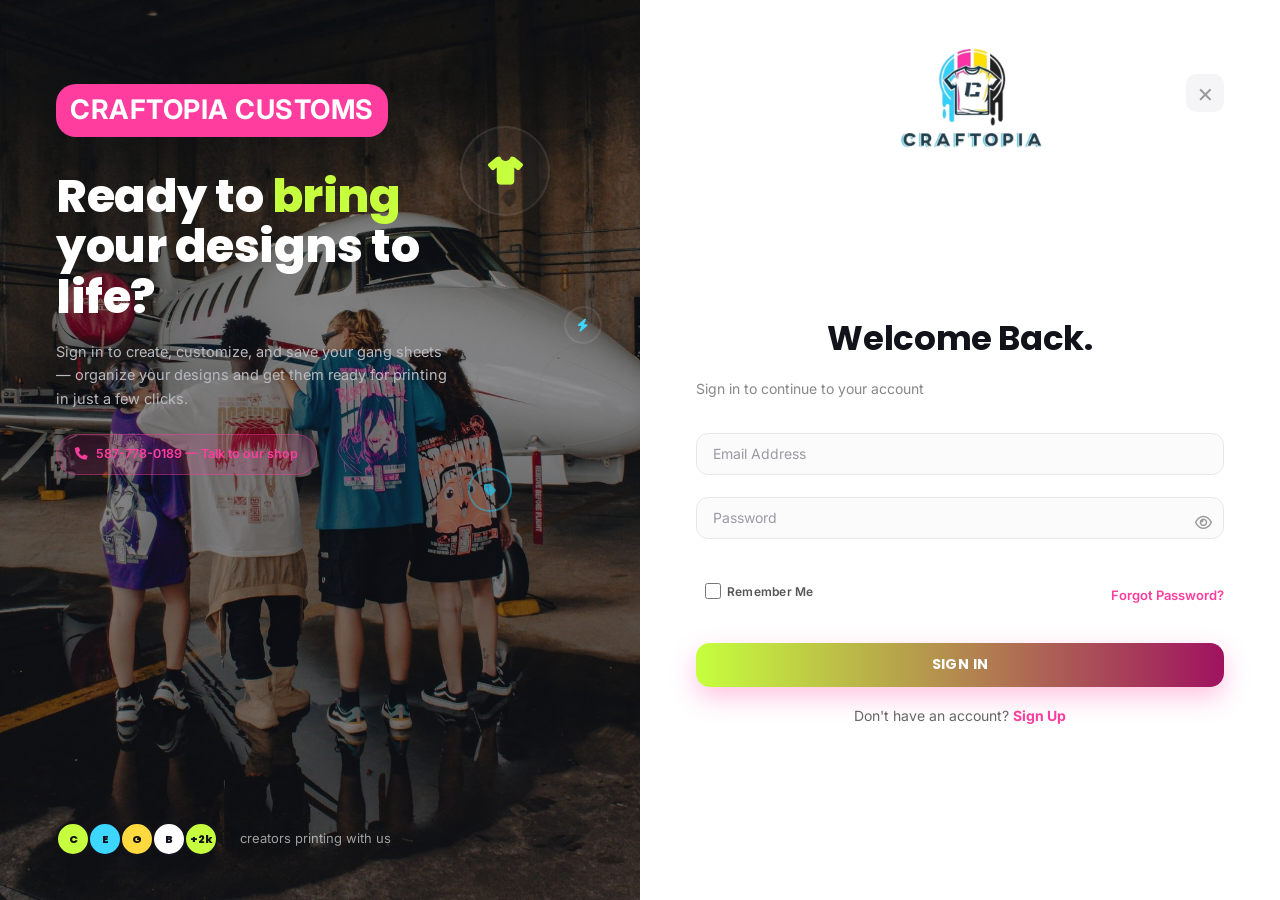
<file: form.html>
<!DOCTYPE html>
<html lang="en">
<head>
<meta charset="UTF-8">
<meta name="viewport" content="width=device-width, initial-scale=1.0">
<title>Sign In | Craftopia Customs</title>
<link rel="stylesheet" href="https://cdnjs.cloudflare.com/ajax/libs/font-awesome/6.5.1/css/all.min.css">
<link href="https://fonts.googleapis.com/css2?family=Poppins:wght@500;600;700;800&family=Inter:wght@400;500;600;700&display=swap" rel="stylesheet">
<link rel="stylesheet" href="css/styles.css">
<style>
  :root{
    --lime:#c6ff3d;
    --cyan:#3dd6ff;
    --yellow:#ffd93d;
    --pink:#ff3d9e;
    --ink:#12121a;
  }
  *{box-sizing:border-box;margin:0;padding:0;}
  body{
    font-family:'Inter',sans-serif;
    background:var(--ink);
    color:#fff;
    min-height:100vh;
  }
  .auth-page-wrap{
    display:flex;
    min-height:100vh;
    flex-wrap:wrap;
  }

  /* LEFT PANEL */
  .auth-page-left{
    flex:1 1 45%;
    background:
      linear-gradient(135deg,rgba(18,18,26,.9),rgba(18,18,26,.72)),
      url('pic/loginpic.jpg') center/cover no-repeat;
    position:relative;
    padding:60px 50px;
    display:flex;
    flex-direction:column;
    justify-content:center;
    overflow:hidden;
    min-width:320px;
  }
  .auth-page-deco{position:absolute;inset:0;pointer-events:none;}
  .deco-ring{
    position:absolute;
    width:90px;height:90px;
    border-radius:50%;
    display:flex;align-items:center;justify-content:center;
    font-size:28px;
    border:2px solid rgba(255,255,255,0.08);
    background:rgba(255,255,255,0.03);
  }
  .r1{top:8%;right:12%;color:var(--lime);}
  .r2{bottom:20%;right:25%;color:var(--cyan);width:70px;height:70px;font-size:22px;}
  .r3{top:45%;right:5%;color:var(--yellow);width:60px;height:60px;font-size:18px;}

  .eyebrow{
    display:inline-block;
    background:var(--pink);
    color:#fff;
    padding:6px 14px;
    border-radius:20px;
    font-weight:700;
    letter-spacing:.5px;
    margin-bottom:20px;
  }
  .auth-page-copy h1{
    font-family:'Poppins',sans-serif;
    font-size:38px;
    line-height:1.25;
    font-weight:800;
    margin-bottom:16px;
  }
  .auth-page-copy h1 span{color:var(--lime);}
  .auth-page-copy p{
    color:rgba(255,255,255,0.7);
    max-width:400px;
    line-height:1.6;
    margin-bottom:24px;
  }
  .auth-page-pill{
    display:inline-flex;
    align-items:center;
    gap:8px;
    background:rgba(255,255,255,0.08);
    color:#fff;
    text-decoration:none;
    padding:10px 18px;
    border-radius:30px;
    font-weight:600;
    font-size:14px;
    width:fit-content;
    border:1px solid rgba(255,255,255,0.15);
  }
  .auth-page-avatars{
    display:flex;
    align-items:center;
    gap:8px;
    margin-top:40px;
  }
  .ava{
    width:36px;height:36px;
    border-radius:50%;
    display:flex;align-items:center;justify-content:center;
    font-weight:700;
    font-size:13px;
    color:var(--ink);
    margin-left:-10px;
    border:2px solid var(--ink);
  }
  .ava:first-child{margin-left:0;}
  .auth-page-avatars span{
    margin-left:14px;
    font-size:13px;
    color:rgba(255,255,255,0.6);
  }

  /* RIGHT PANEL */
  .auth-page-right{
    flex:1 1 55%;
    background:#fff;
    color:var(--ink);
    display:flex;
    flex-direction:column;
    padding:40px 60px;
    min-width:320px;
  }
  .auth-page-top{
    display:flex;
    justify-content:space-between;
    align-items:center;
    margin-bottom:30px;
  }
  .auth-page-logo{display:flex;align-items:center;gap:10px;text-decoration:none;color:var(--ink);}
  .auth-page-logo img{width:150px;height:auto;object-fit:contain;}
  .logo-mark{
    width:40px;height:40px;
    border-radius:10px;
    background:linear-gradient(135deg,var(--pink),var(--cyan));
    display:flex;align-items:center;justify-content:center;
    color:#fff;font-family:'Poppins',sans-serif;font-weight:800;font-size:18px;
  }
  .logo-word{font-family:'Poppins',sans-serif;font-weight:700;font-size:18px;}
  .auth-page-close{
    font-size:26px;
    color:#999;
    text-decoration:none;
    line-height:1;
  }

  .auth-page-form-col{
    flex:1;
    display:flex;
    flex-direction:column;
    align-items:center;
    justify-content:center;
  }

  .auth-tabs{
    display:flex;
    background:#f2f2f5;
    border-radius:30px;
    padding:4px;
    margin-bottom:28px;
    width:100%;
  }
  .auth-tab{
    flex:1;
    border:none;
    background:transparent;
    padding:10px 0;
    border-radius:26px;
    font-weight:600;
    font-size:14px;
    cursor:pointer;
    color:#888;
    transition:.2s;
  }
  .auth-tab.active{
    background:var(--ink);
    color:#fff;
  }

  .auth-form{display:none;flex-direction:column;gap:14px;width:100%;}
  .auth-form.active{display:flex;}

  .auth-form h2{font-family:'Poppins',sans-serif;font-size:24px;font-weight:700;}
  .auth-subtitle{color:#888;font-size:14px;margin-bottom:6px;}
  .auth-error{color:var(--pink);font-size:13px;min-height:16px;}

  .auth-form input[type="text"],
  .auth-form input[type="email"],
  .auth-form input[type="password"]{
    padding:13px 16px;
    border:1.5px solid #e4e4ea;
    border-radius:10px;
    font-size:14px;
    outline:none;
    width:100%;
    transition:.2s;
  }
  .auth-form input:focus{border-color:var(--pink);}

  .password-box{position:relative;}
  .password-box input{padding-right:44px;}
  .toggle-password{
    position:absolute;
    right:12px;top:50%;
    transform:translateY(-50%);
    background:none;border:none;
    color:#999;cursor:pointer;
    font-size:15px;
  }

  .auth-options{
    display:flex;
    justify-content:space-between;
    align-items:center;
    font-size:13px;
  }
  .remember{display:flex;align-items:center;gap:6px;color:#555;cursor:pointer;}
  .auth-options a{color:var(--pink);text-decoration:none;font-weight:600;}

  .terms{display:flex;align-items:flex-start;gap:8px;font-size:13px;color:#555;}
  .terms a{color:var(--pink);text-decoration:none;font-weight:600;}

  .btn{
    border:none;
    cursor:pointer;
    font-weight:700;
    border-radius:10px;
    font-size:15px;
    padding:14px;
    transition:.2s;
  }
  .btn-lime{background:var(--lime);color:var(--ink);}
  .btn-lime:hover{filter:brightness(0.95);transform:translateY(-1px);}
  .btn-block{width:100%;}

  .switch-text{
    text-align:center;
    font-size:14px;
    color:#666;
    margin-top:4px;
  }
  .switch-text a{color:var(--pink);font-weight:700;text-decoration:none;}

  @media (max-width:820px){
    .auth-page-left{display:none;}
  }

  /* Match the original split-screen form in the static page. */
  .auth-page-body{margin:0;overflow:hidden;}
  .auth-page-wrap{display:grid;grid-template-columns:1fr 1fr;min-height:100vh;}
  .auth-page-left{
    background:
      linear-gradient(rgba(15,15,20,.35),rgba(15,15,20,.55)),
      url('pic/loginpic.jpg') center center/cover no-repeat;
    color:#fff;padding:44px 56px;justify-content:space-between;
  }
  .auth-page-copy{max-width:460px;margin-top:40px;}
  .auth-page-copy h1{font-size:clamp(30px,3.6vw,46px);line-height:1.1;margin:14px 0 18px;}
  .auth-page-copy p{color:#b9b9c0;font-size:14.5px;margin-bottom:24px;max-width:400px;}
  .auth-page-pill{background:rgba(255,61,158,.14);border:1px solid rgba(255,61,158,.4);color:var(--pink);font-size:12.5px;padding:10px 18px;border-radius:100px;}
  .auth-page-right{background:#fff;padding:36px 56px;overflow-y:auto;}
  .auth-page-form-col{gap:2px;}
  .auth-page-form-col .auth-tabs{display:none;}
  .auth-page-form-col .auth-form{width:100%;}
  .auth-page-form-col .auth-form h2{font-size:34px;margin-top:4px;margin-bottom:6px;}
  .auth-page-form-col .auth-subtitle{margin-bottom:20px;}
  .auth-page-form-col input{margin-bottom:12px;}
  .auth-page-form-col input[type="text"],
  .auth-page-form-col input[type="email"],
  .auth-page-form-col input[type="password"]{border-radius:12px;border:1.5px solid #e7e7ea;background:#fbfbfc;}
  .auth-page-form-col input:focus{border-color:var(--lime);background:#fff;box-shadow:0 0 0 3px rgba(255,61,158,.10);}
  .auth-page-form-col .password-box{margin-bottom:12px;}
  .auth-page-wordmark-logo{height:82px;width:auto;}

  @media(max-width:980px){
    .auth-page-wrap{grid-template-columns:1fr;}
    .auth-page-left{display:none;}
    .auth-page-right{height:100dvh;min-height:100dvh;max-height:100dvh;padding:0 22px;position:relative;overflow:hidden;}
    .auth-page-top{position:absolute;top:14px;left:0;right:0;display:flex;justify-content:center;}
    .auth-page-close{position:absolute;right:22px;top:14px;}
    .auth-page-wordmark-logo{height:44px;margin-left:0;}
    .auth-page-form-col{width:100%;max-width:320px;flex:none;}
  }
  @media(max-width:480px){
    .auth-page-right{padding:20px 18px;}
    .auth-page-form-col .auth-form h2{font-size:32px;}
  }
</style>
</head>
<body class="auth-page-body">

<div class="auth-page-wrap">

  <!-- LEFT -->
  <div class="auth-page-left">
    <div class="auth-page-deco">
      <span class="deco-ring r1"><i class="fa-solid fa-shirt"></i></span>
      <span class="deco-ring r2"><i class="fa-solid fa-bolt"></i></span>
      <span class="deco-ring r3"><i class="fa-solid fa-tag"></i></span>
    </div>

    <div class="auth-page-copy">
      <span class="eyebrow">Craftopia Customs</span>
      <h1>Ready to <span>bring</span><br>your designs to life?</h1>
      <p>Sign in to create, customize, and save your gang sheets — organize your designs and get them ready for printing in just a few clicks.</p>
      <a href="tel:5877780189" class="auth-page-pill">
        <i class="fa-solid fa-phone"></i> 587-778-0189 — Talk to our shop
      </a>
    </div>

    <div class="auth-page-avatars">
      <div class="ava" style="background:var(--lime)">C</div>
      <div class="ava" style="background:var(--cyan)">E</div>
      <div class="ava" style="background:var(--yellow);color:var(--ink)">G</div>
      <div class="ava" style="background:#fff;color:var(--ink)">B</div>
      <div class="ava" style="background:var(--lime);color:var(--ink)">+2k</div>
      <span>creators printing with us</span>
    </div>
  </div>

  <!-- RIGHT -->
  <div class="auth-page-right">

    <div class="auth-page-top">
      <a href="index.html" class="auth-page-logo">
        <img src="pic/pic.png" alt="Craftopia Customs" class="auth-page-wordmark-logo">
      </a>
      <a href="index.html" class="auth-page-close" aria-label="Close">&times;</a>
    </div>

    <div class="auth-page-form-col">

      <div class="auth-tabs">
        <button class="auth-tab active" data-tab="login">Sign In</button>
        <button class="auth-tab" data-tab="signup">Sign Up</button>
      </div>

      <!-- LOGIN -->
      <form id="loginForm" class="auth-form active">
        <h2>Welcome Back.</h2>
        <p class="auth-subtitle">Sign in to continue to your account</p>
        <p class="auth-error" id="loginError"></p>

        <input type="email" name="email" placeholder="Email Address" required>

        <div class="password-box">
          <input type="password" name="password" placeholder="Password" id="loginPassword" required>
          <button type="button" class="toggle-password" data-target="loginPassword">
            <i class="fa-regular fa-eye"></i>
          </button>
        </div>

        <div class="auth-options">
          <label class="remember">
            <input type="checkbox" name="remember">
            <span>Remember Me</span>
          </label>
          <a href="mailto:craftopiacustoms5@gmail.com?subject=Password%20help">Forgot Password?</a>
        </div>

        <button type="submit" class="btn btn-lime btn-block">Sign In</button>

        <p class="switch-text">Don't have an account?
          <a href="#" class="switch-link" data-tab="signup">Sign Up</a>
        </p>
      </form>

      <!-- SIGNUP -->
      <form id="signupForm" class="auth-form">
        <h2>Create Account.</h2>
        <p class="auth-subtitle">Join Craftopia in a few seconds</p>
        <p class="auth-error" id="signupError"></p>

        <input type="text" name="name" placeholder="Full Name" required>
        <input type="text" name="username" placeholder="Username" required>
        <input type="email" name="email" placeholder="Email Address" required>

        <div class="password-box">
          <input type="password" name="password" placeholder="Password" id="signupPassword" required>
          <button type="button" class="toggle-password" data-target="signupPassword">
            <i class="fa-regular fa-eye"></i>
          </button>
        </div>

        <div class="password-box">
          <input type="password" name="confirm_password" placeholder="Confirm Password" id="signupConfirmPassword" required>
          <button type="button" class="toggle-password" data-target="signupConfirmPassword">
            <i class="fa-regular fa-eye"></i>
          </button>
        </div>

        <label class="terms">
          <input type="checkbox" required>
          <span>I agree to the <a href="#">Terms &amp; Conditions</a></span>
        </label>

        <button type="submit" class="btn btn-lime btn-block">Create Account</button>

        <p class="switch-text">Already have an account?
          <a href="#" class="switch-link" data-tab="login">Sign In</a>
        </p>
      </form>

    </div>
  </div>

</div>

<script>
  // Tab switching
  document.querySelectorAll('.auth-tab, .switch-link').forEach(el => {
    el.addEventListener('click', (e) => {
      e.preventDefault();
      const tab = el.getAttribute('data-tab');
      document.querySelectorAll('.auth-tab').forEach(t => t.classList.toggle('active', t.getAttribute('data-tab') === tab));
      document.querySelectorAll('.auth-form').forEach(f => f.classList.remove('active'));
      document.getElementById(tab + 'Form').classList.add('active');
    });
  });

  // Password show/hide toggle
  document.querySelectorAll('.toggle-password').forEach(btn => {
    btn.addEventListener('click', () => {
      const input = document.getElementById(btn.getAttribute('data-target'));
      const icon = btn.querySelector('i');
      if (input.type === 'password') {
        input.type = 'text';
        icon.classList.replace('fa-eye', 'fa-eye-slash');
      } else {
        input.type = 'password';
        icon.classList.replace('fa-eye-slash', 'fa-eye');
      }
    });
  });

  // Prevent actual submission (static demo)
  document.querySelectorAll('.auth-form').forEach(form => {
    form.addEventListener('submit', (e) => {
      e.preventDefault();
      alert('This is a static demo — no backend connected.');
    });
  });
</script>

</body>
</html>
</file>
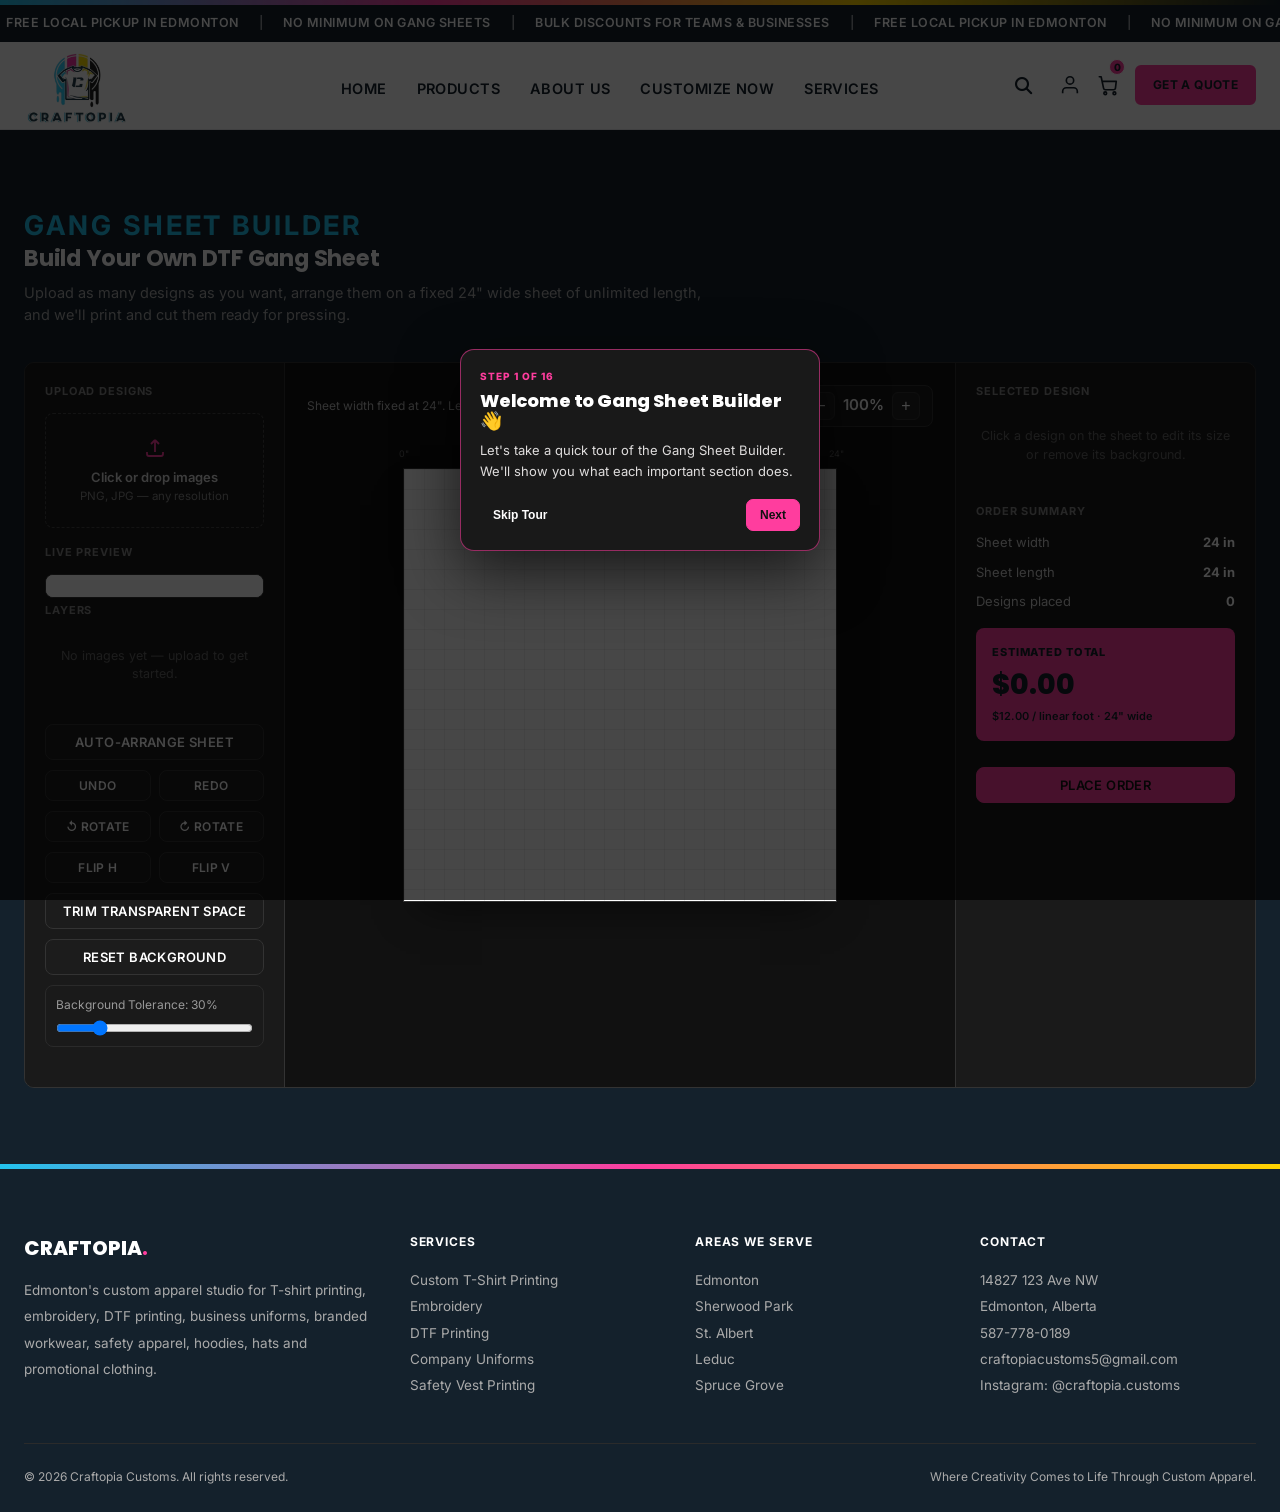
<file: gangsheet.html>
<!DOCTYPE html>
<html lang="en">
<head>
<meta charset="UTF-8">
<meta name="viewport" content="width=device-width, initial-scale=1.0">
<title>Gang Sheet Builder | Craftopia Customs</title>
<link rel="preconnect" href="https://fonts.googleapis.com">
<link rel="stylesheet" href="https://cdnjs.cloudflare.com/ajax/libs/font-awesome/6.5.1/css/all.min.css">
<link href="https://fonts.googleapis.com/css2?family=Poppins:wght@500;600;700;800&family=Inter:wght@400;500;600;700&display=swap" rel="stylesheet">
<link rel="stylesheet" href="css/styles.css">

<link rel="icon" href="./pic/favicon-logo.png" type="image/png" sizes="512x512">
<link rel="icon" type="image/png" sizes="32x32" href="./pic/favicon-logo.png">
<link rel="icon" type="image/png" sizes="16x16" href="./pic/favicon-logo.png">
<link rel="apple-touch-icon" sizes="180x180" href="./pic/favicon-logo.png">
<link rel="icon" sizes="192x192" href="./pic/favicon-logo.png">
<link rel="icon" sizes="512x512" href="./pic/favicon-logo.png">
<meta name="theme-color" content="#B6E511">
<meta name="msapplication-TileColor" content="#B6E511">
</head>
<body>

<div class="announce">
  <div class="announce-track">
    <span class="announce-item">FREE LOCAL PICKUP IN EDMONTON</span>
    <span class="announce-sep">|</span>
    <span class="announce-item">NO MINIMUM ON GANG SHEETS</span>
    <span class="announce-sep">|</span>
    <span class="announce-item">BULK DISCOUNTS FOR TEAMS & BUSINESSES</span>
    <span class="announce-sep">|</span>
    <span class="announce-item">FREE LOCAL PICKUP IN EDMONTON</span>
    <span class="announce-sep">|</span>
    <span class="announce-item">NO MINIMUM ON GANG SHEETS</span>
    <span class="announce-sep">|</span>
    <span class="announce-item">BULK DISCOUNTS FOR TEAMS & BUSINESSES</span>
    <span class="announce-sep">|</span>
  </div>
</div>

<header>
  <div class="nav">
    <button class="nav-toggle" id="navToggle" aria-label="Toggle menu" aria-expanded="false">
      <svg class="icon-burger" viewBox="0 0 24 24" fill="none" stroke="currentColor" stroke-width="2" stroke-linecap="round"><path d="M3 6h18M3 12h18M3 18h18"/></svg>
      <svg class="icon-close" viewBox="0 0 24 24" fill="none" stroke="currentColor" stroke-width="2" stroke-linecap="round"><path d="M6 6l12 12M18 6L6 18"/></svg>
    </button>

    <a href="index.html" class="logo">
      <img src="pic/pic.png" alt="Craftopia Customs" class="logo-img" onerror="this.style.display='none'">
    </a>

   <nav class="nav-links" id="navLinks">
  <button class="nav-sidebar-close" id="navSidebarClose" aria-label="Close menu">&times;</button>

  <div class="sidebar-logo">
    <img src="pic/pic.png" alt="Craftopia Customs" onerror="this.style.display='none'">
  </div>

  <div class="sidebar-search">
    <div class="sidebar-search-box">
      <i class="fa-solid fa-magnifying-glass"></i>
      <input type="text" id="sidebarSearchInput" placeholder="Search products..." autocomplete="off">
    </div>
    <div class="sidebar-search-results" id="sidebarSearchResults"></div>
  </div>

  <a href="index.html"><i class="fa-solid fa-house"></i>Home</a>
  <a href="store.html"><i class="fa-solid fa-bag-shopping"></i>Products</a>
  <a href="#about"><i class="fa-solid fa-user-group"></i>About Us</a>
  <a href="gangsheet.html"><i class="fa-solid fa-pen-ruler"></i>Customize Now</a>
  <a href="#services"><i class="fa-solid fa-shirt"></i>Services</a>

  <div class="sidebar-shop-info">

    <h6>Contact Us</h6>

    <div class="shop-contact-list">

      <!-- Address -->
      <div class="shop-contact-item">
        <div class="contact-icon address-icon">
          <i class="fa-solid fa-location-dot"></i>
        </div>
        <div class="contact-text">
          <span>Visit Our Shop</span>
          <p>14827 123 Ave NW<br>Edmonton, Alberta</p>
        </div>
      </div>

      <!-- Phone -->
      <a href="tel:+15877780189" class="shop-contact-item contact-link">
        <div class="contact-icon phone-icon">
          <i class="fa-solid fa-phone"></i>
        </div>
        <div class="contact-text">
          <span>Call Us</span>
          <p>587-778-0189</p>
        </div>
      </a>

      <!-- Email -->
      <a href="mailto:craftopiacustoms5@gmail.com" class="shop-contact-item contact-link">
        <div class="contact-icon email-icon">
          <i class="fa-solid fa-envelope"></i>
        </div>
        <div class="contact-text">
          <span>Email Us</span>
          <p>craftopiacustoms5@gmail.com</p>
        </div>
      </a>

    </div>

    <!-- Instagram -->
    <a
      href="https://www.instagram.com/craftopia.customs/"
      target="_blank"
      rel="noopener"
      class="instagram-contact-btn"
    >
      <span class="instagram-logo">
        <i class="fa-brands fa-instagram"></i>
      </span>

      <span class="instagram-btn-text">
        <small>Follow us on Instagram</small>
        <strong>@craftopia.customs</strong>
      </span>

      <i class="fa-solid fa-arrow-up-right-from-square instagram-arrow"></i>
    </a>

  </div>
  
    <div class="sidebar-legal">
  <div class="sidebar-legal-links">
    <a href="/terms">Terms &amp; Conditions</a>
    <span class="legal-dot">•</span>
    <a href="/privacy">Privacy Policy</a>
    <span class="legal-dot">•</span>
    <a href="/refund-policy">Refund Policy</a>
  </div>
  <small class="sidebar-legal-copy">© 2026 Your Shop. All rights reserved.</small>
</div>
</nav>
    <div class="nav-backdrop" id="navBackdrop"></div>

 <div class="nav-icons">
  
<div class="user-menu" id="userMenu">

    <a href="form.html" class="icon-btn user-toggle" aria-label="Account">
        <svg viewBox="0 0 24 24" fill="none" stroke="currentColor" stroke-width="1.8">
            <path d="M20 21v-2a4 4 0 00-4-4H8a4 4 0 00-4 4v2"/>
            <circle cx="12" cy="7" r="4"/>
        </svg>
    </a>

    <div class="user-dropdown">
        <a href="form.html" class="user-drop-link">Sign In</a>
        <a href="form.html" class="user-drop-link">Sign Up</a>
    </div>

</div>

  <a href="#cart" class="cart-link" aria-label="Cart">
        <svg viewBox="0 0 24 24" fill="none" stroke="currentColor" stroke-width="1.8" stroke-linecap="round" stroke-linejoin="round"><circle cx="9" cy="21" r="1.5"/><circle cx="19" cy="21" r="1.5"/><path d="M2.5 3h2l2.7 12.6a2 2 0 002 1.6h8.9a2 2 0 002-1.6L21 8H6"/></svg>
        <span class="cart-count">0</span>
      </a>
      <a href="#builder" class="btn btn-lime btn-sm quote-btn">Get a Quote</a>
    </div>
  </div>
</header>

<main id="top">

  <!-- GANG SHEET BUILDER -->
  <section class="builder-section" id="builder">
    <div class="wrap">
      <div class="builder-head">
        <span class="eyebrow">Gang Sheet Builder</span>
        <h2>Build Your Own DTF Gang Sheet</h2>
        <p>Upload as many designs as you want, arrange them on a fixed 24" wide sheet of unlimited length, and we'll print and cut them ready for pressing.</p>
      </div>

      <div class="builder-app">
        <!-- LEFT PANEL -->
        <div class="panel panel-left">
          <h5>Upload Designs</h5>
          <label class="upload-drop" id="dropZone">
            <svg width="24" height="24" viewBox="0 0 24 24" fill="none" stroke="#FF3D9E" stroke-width="1.8"><path d="M12 16V4M12 4l-4 4M12 4l4 4"/><path d="M4 16v2a2 2 0 002 2h12a2 2 0 002-2v-2"/></svg>
            <p>Click or drop images</p>
            <span>PNG, JPG — any resolution</span>
          </label>
          <input type="file" id="fileInput" accept="image/*" multiple>

          <h5>Live Preview</h5>
<canvas id="miniPreview" width="600" height="180" class="mini-preview-canvas"></canvas>
          <h5>Layers <span id="layerCount" style="color:#FF3D9E"></span></h5>
          <div class="layer-list" id="layerList">
            <div class="empty-hint">No images yet — upload to get started.</div>
          </div>

          <button class="btn btn-outline btn-block" id="autoArrangeBtn">Auto-Arrange Sheet</button>

          <div class="mini-actions">
            <button class="btn btn-outline btn-sm" id="undoBtn">Undo</button>
            <button class="btn btn-outline btn-sm" id="redoBtn">Redo</button>
          </div>

          <div class="mini-actions">
            <button class="btn btn-outline btn-sm" id="rotateLeftBtn">↺ Rotate</button>
            <button class="btn btn-outline btn-sm" id="rotateRightBtn">↻ Rotate</button>
          </div>

          <div class="mini-actions">
            <button class="btn btn-outline btn-sm" id="flipHBtn">Flip H</button>
            <button class="btn btn-outline btn-sm" id="flipVBtn">Flip V</button>
          </div>

          <button class="btn btn-outline btn-block" id="trimBtn">Trim Transparent Space</button>
          <button class="btn btn-outline btn-block" id="resetBgBtn">Reset Background</button>

  <div id="bgToleranceRow" class="tolerance-row">
  <label>Background Tolerance: <span id="bgToleranceVal">30%</span></label>
  <input type="range" id="bgTolerance" min="0" max="150" value="30">
</div>
          <div id="bgStatus" class="bg-status"></div>
          <div id="lowResWarning"></div>
        </div>

        <!-- CENTER -->
        <div class="panel stage-wrap">
          <div class="stage-toolbar">
            <span id="stageHint">Sheet width fixed at 24". Length grows as you add designs.</span>
            <div class="zoom-controls">
              <button class="zbtn" id="zoomOut">−</button>
              <span id="zoomLabel">100%</span>
              <button class="zbtn" id="zoomIn">+</button>
            </div>
          </div>
          <div class="sheet-outer">
            <div class="ruler-top" id="rulerTop"></div>
            <div class="sheet" id="sheet"></div>
          </div>
        </div>

        <!-- RIGHT PANEL -->
        <div class="panel panel-right">
          <h5>Selected Design</h5>
          <div id="noSelection" class="empty-hint">Click a design on the sheet to edit its size or remove its background.</div>
          <div id="selPanel" style="display:none">
            <div class="field-row">
              <div class="field"><label>Width (in)</label><input type="number" id="selW" min="0.5" step="0.1"></div>
              <div class="field"><label>Height (in)</label><input type="number" id="selH" min="0.5" step="0.1"></div>
            </div>
        
            <div class="toggle-row">Remove background
              <div class="switch" id="bgToggle"></div>
            </div>

            <div class="toggle-row">Quantity
              <div class="qty-stepper">
                <button class="qty-btn" id="qtyMinus">−</button>
                <input type="number" id="qtyInput" min="1" value="1">
                <button class="qty-btn" id="qtyPlus">+</button>
              </div>
            </div>

            <div class="mini-actions">
              <button class="btn btn-outline btn-sm" id="dupBtn">Duplicate</button>
              <button class="btn btn-outline btn-sm btn-danger" id="delBtn">Delete</button>
            </div>
          </div>

          <h5 style="margin-top:24px">Order Summary</h5>
          <div class="summary-row"><span>Sheet width</span><b>24 in</b></div>
          <div class="summary-row"><span>Sheet length</span><b id="sumLength">24 in</b></div>
          <div class="summary-row"><span>Designs placed</span><b id="sumCount">0</b></div>
          <div class="price-box">
            <div class="plabel">Estimated total</div>
            <div class="pval" id="sumPrice">$0.00</div>
            <div class="psub" id="sumPriceSub">$12.00 / linear foot · 24" wide</div>
          </div>
          <button class="btn btn-lime btn-block" id="orderBtn">Place Order</button>
        </div>
      </div>
    </div>

<!-- DESIGN REVIEW MODAL -->
<div class="modal-bg" id="reviewModal">
  <div class="modal-box review-box">

    <div class="modal-head">
      <h3>⚠️ Review Your Design</h3>
      <span class="modal-close" id="reviewClose">&times;</span>
    </div>

    <div class="review-content">

      <p>
        Before placing your order, please take a moment to carefully review your artwork.
      </p>

      <p>
        <strong>Craftopia Customs prints your design exactly as it appears in the Gang Sheet Builder.</strong>
      </p>

      <ul>
        <li>✔ Check image quality and resolution.</li>
        <li>✔ Verify design size and placement.</li>
        <li>✔ Confirm the correct quantity.</li>
        <li>✔ Check spelling, graphics, and artwork.</li>
        <li>✔ Review transparency, colors, and edges.</li>
      </ul>

      <div class="warning-box">
        <strong>⚠ Important Notice</strong>

        <p>
          Any blurry, pixelated, stretched, cropped, low-resolution, or incorrectly uploaded artwork will be printed exactly as submitted.
        </p>

        <p>
          Craftopia Customs does <strong>not</strong> edit, enhance, resize, or correct customer artwork before printing.
        </p>

        <p>
          By continuing, you acknowledge that you have carefully reviewed your design and accept full responsibility for the final artwork submitted for printing.
        </p>
      </div>

      <!-- ORDER DETAILS -->
      <div id="reviewDetails" class="review-summary">
        <!-- Filled automatically by JavaScript -->
      </div>

      <label class="agree-check">
        <input type="checkbox" id="agreeCheck">

        <span>
          I have carefully reviewed my artwork and understand that it will be printed exactly as displayed. I accept full responsibility for the submitted design.
        </span>

      </label>

    </div>

    <div class="review-buttons">

      <button class="btn btn-outline" id="cancelReview">
        Cancel
      </button>

      <button class="btn btn-lime" id="continueOrder" disabled>
        I Understand &amp; Continue
      </button>

    </div>

  </div>
</div>

    <!-- ORDER SUMMARY MODAL -->
    <div class="modal-bg" id="modalBg">
      <div class="modal-box">
        <div class="modal-head">
          <h3>Order Summary</h3>
          <span class="modal-close" id="modalClose">×</span>
        </div>
        <div id="modalSummary"></div>
        <button class="btn btn-lime btn-block" style="margin-top:16px">Confirm &amp; Checkout</button>
      </div>
    </div>

    
  </section>

</main>

<footer>
  <div class="wrap">
    <div class="foot-grid">
      <div>
        <div class="foot-logo">CRAFTOPIA<span style="color:var(--lime)">.</span></div>
        <p>Edmonton's custom apparel studio for T-shirt printing, embroidery, DTF printing, business uniforms, branded workwear, safety apparel, hoodies, hats and promotional clothing.</p>
      </div>
      <div>
        <h5>Services</h5>
        <a href="#">Custom T-Shirt Printing</a>
        <a href="#">Embroidery</a>
        <a href="#">DTF Printing</a>
        <a href="#">Company Uniforms</a>
        <a href="#">Safety Vest Printing</a>
      </div>
      <div>
        <h5>Areas We Serve</h5>
        <a href="#">Edmonton</a>
        <a href="#">Sherwood Park</a>
        <a href="#">St. Albert</a>
        <a href="#">Leduc</a>
        <a href="#">Spruce Grove</a>
      </div>
      <div>
        <h5>Contact</h5>
        <p>14827 123 Ave NW<br>Edmonton, Alberta</p>
        <p>587-778-0189</p>
        <p>craftopiacustoms5@gmail.com</p>
        <p>Instagram: @craftopia.customs</p>
      </div>
    </div>
    <div class="foot-bottom">
      <span>© 2026 Craftopia Customs. All rights reserved.</span>
      <span>Where Creativity Comes to Life Through Custom Apparel.</span>
    </div>
    
  </div>
</footer>

<div class="modal-bg" id="authModalBg">
<div class="modal auth-modal">
    <div class="auth-tabs">
        <button class="auth-tab active" data-tab="login">Sign In</button>
        <button class="auth-tab" data-tab="signup">Sign Up</button>
        <button class="auth-modal-close" id="authModalClose">&times;</button>
    </div>
    <div class="auth-scroll">
        <form id="loginForm" class="auth-form active">
            <h2>Welcome Back </h2>
            <p class="auth-subtitle">Sign in to continue</p>
            <p class="auth-error" id="loginError"></p>
            <input type="email" name="email" placeholder="Email Address" required>
            <div class="password-box">
                <input type="password" name="password" placeholder="Password" id="loginPassword" required>
                <button type="button" class="toggle-password" data-target="loginPassword">
                    <i class="fa-regular fa-eye"></i>
                </button>
            </div>
            <div class="auth-options">
                <label class="remember">
                    <input type="checkbox" name="remember">
                    <span>Remember Me</span>
                </label>
                <a href="form.html">Forgot Password?</a>
            </div>
            <button type="submit" class="btn btn-lime btn-block">Sign In</button>
            <p class="switch-text">Don't have an account?
                <a href="#" class="switch-link" data-tab="signup">Sign Up</a>
            </p>
        </form>

        <form id="signupForm" class="auth-form">
            <h2>Create Account</h2>
            <p class="auth-subtitle">Create your free account</p>
            <p class="auth-error" id="signupError"></p>
            <input type="text" name="name" placeholder="Full Name" required>
            <input type="text" name="username" placeholder="Username" required>
            <input type="email" name="email" placeholder="Email Address" required>
            <div class="password-box">
                <input type="password" name="password" placeholder="Password" id="signupPassword" required>
                <button type="button" class="toggle-password" data-target="signupPassword">
                    <i class="fa-regular fa-eye"></i>
                </button>
            </div>
            <div class="password-box">
                <input type="password" name="confirm_password" placeholder="Confirm Password" id="signupConfirmPassword" required>
                <button type="button" class="toggle-password" data-target="signupConfirmPassword">
                    <i class="fa-regular fa-eye"></i>
                </button>
            </div>
            <label class="terms">
                <input type="checkbox" required>
                <span>I agree to the <a href="#">Terms & Conditions</a></span>
            </label>
            <button type="submit" class="btn btn-lime btn-block">Create Account</button>
            <p class="switch-text">Already have an account?
                <a href="#" class="switch-link" data-tab="login">Sign In</a>
            </p>
        </form>
    </div>
</div>
</div>


<script src="js/products-data.js"></script>
<script src="js/script.js"></script>
<script src="js/gangsheet.js"></script>

</body>
</html>
</file>
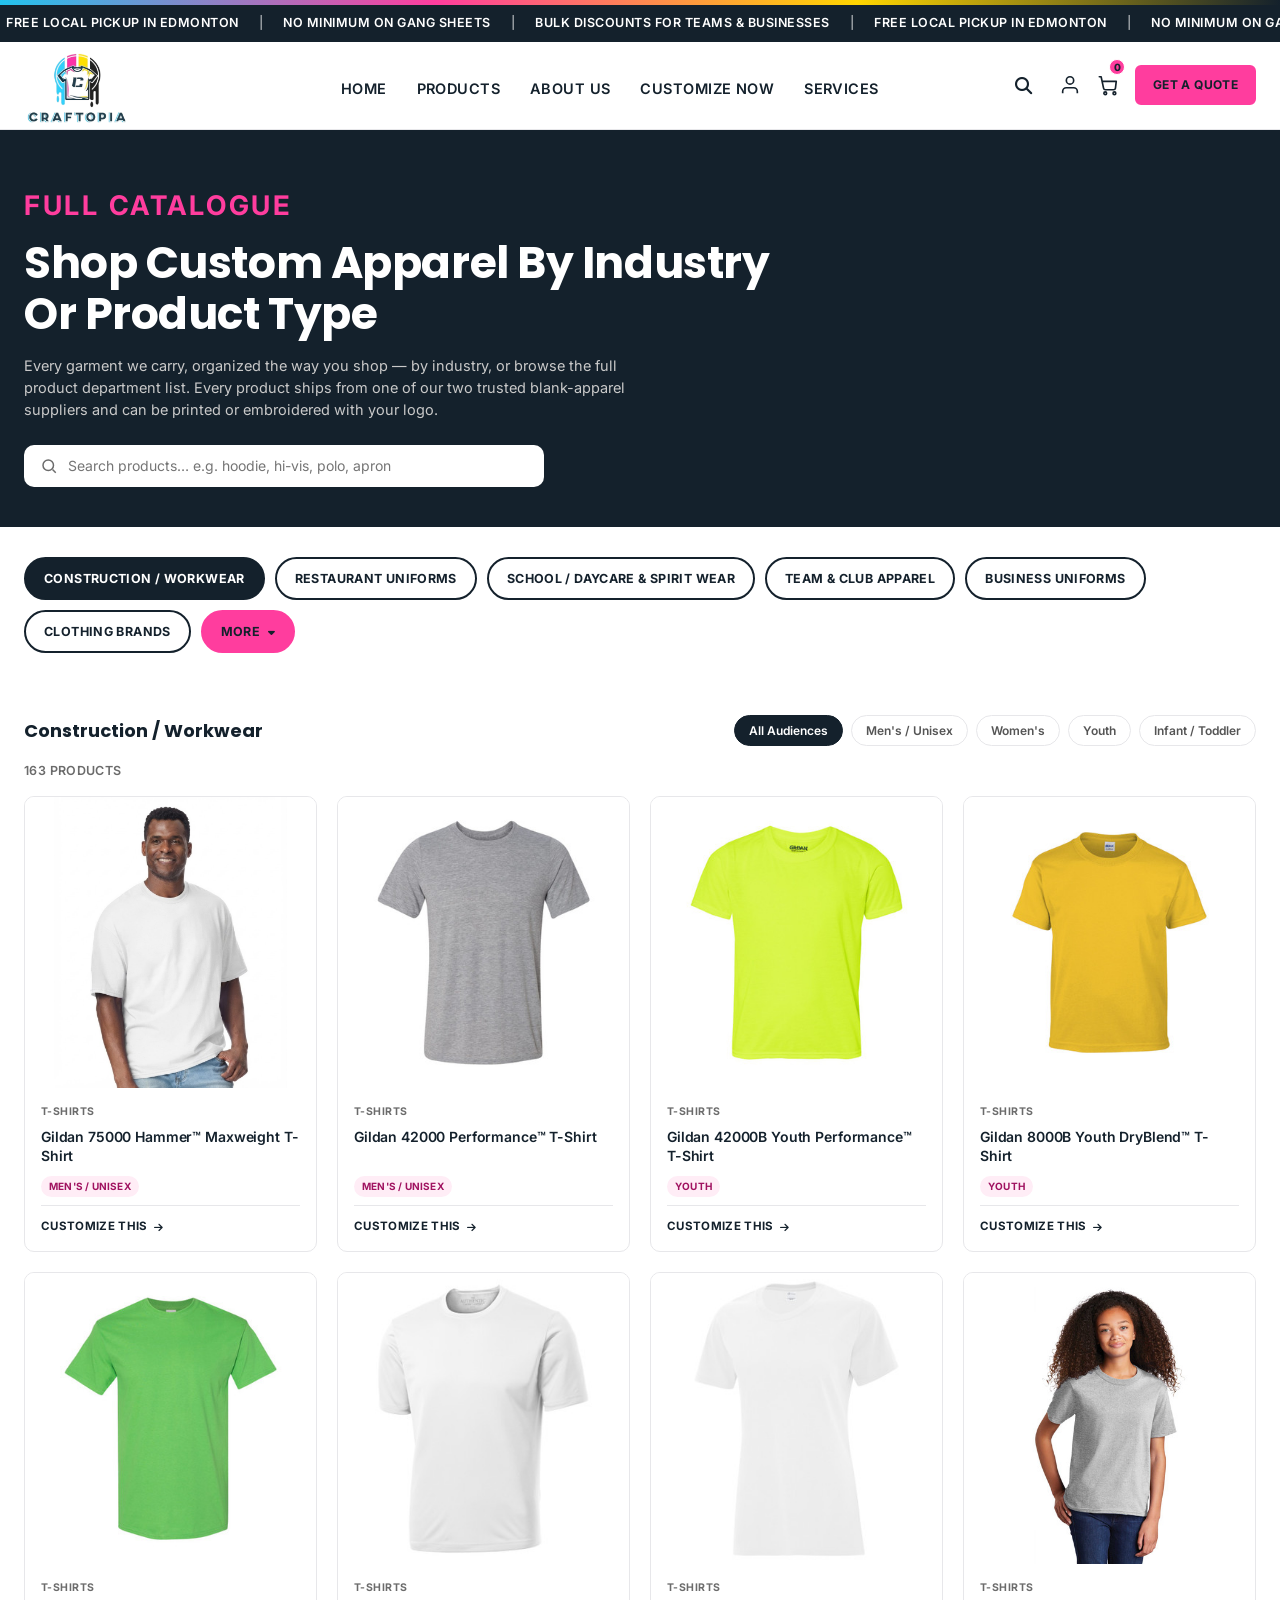
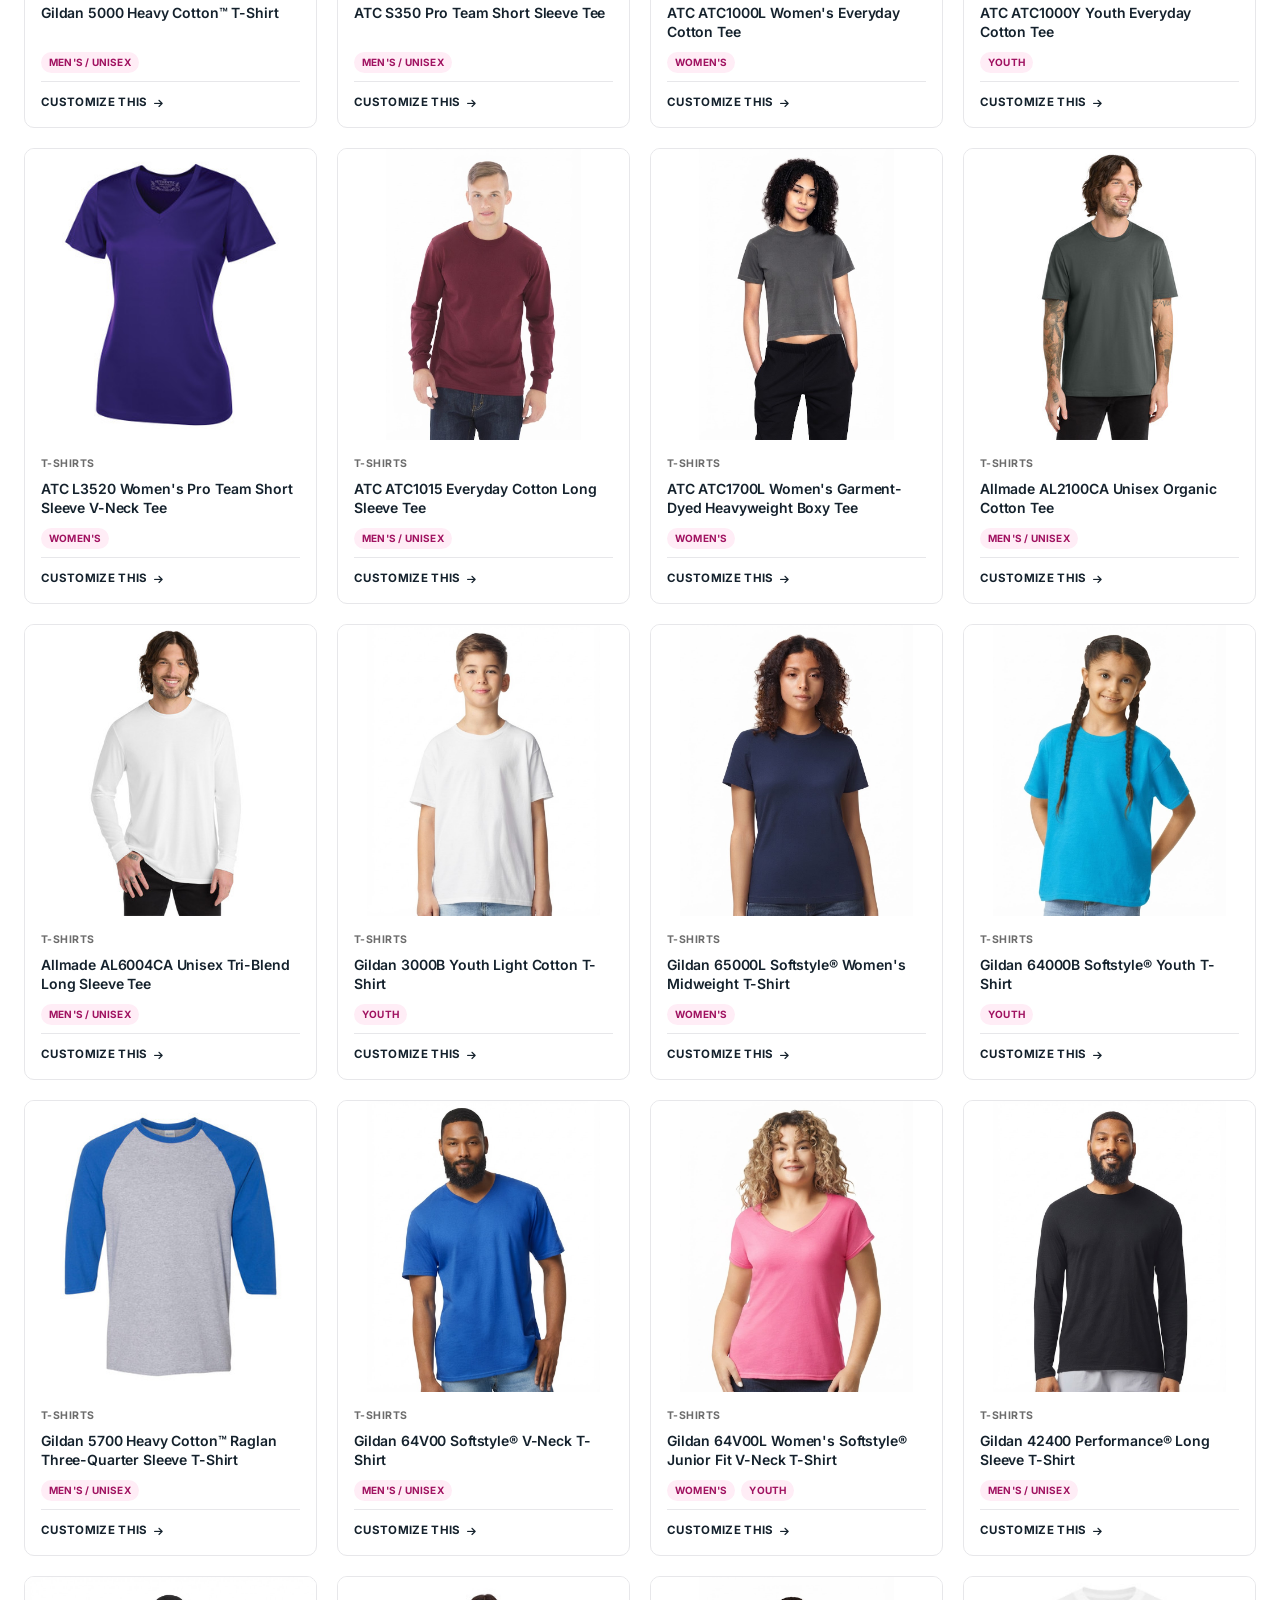
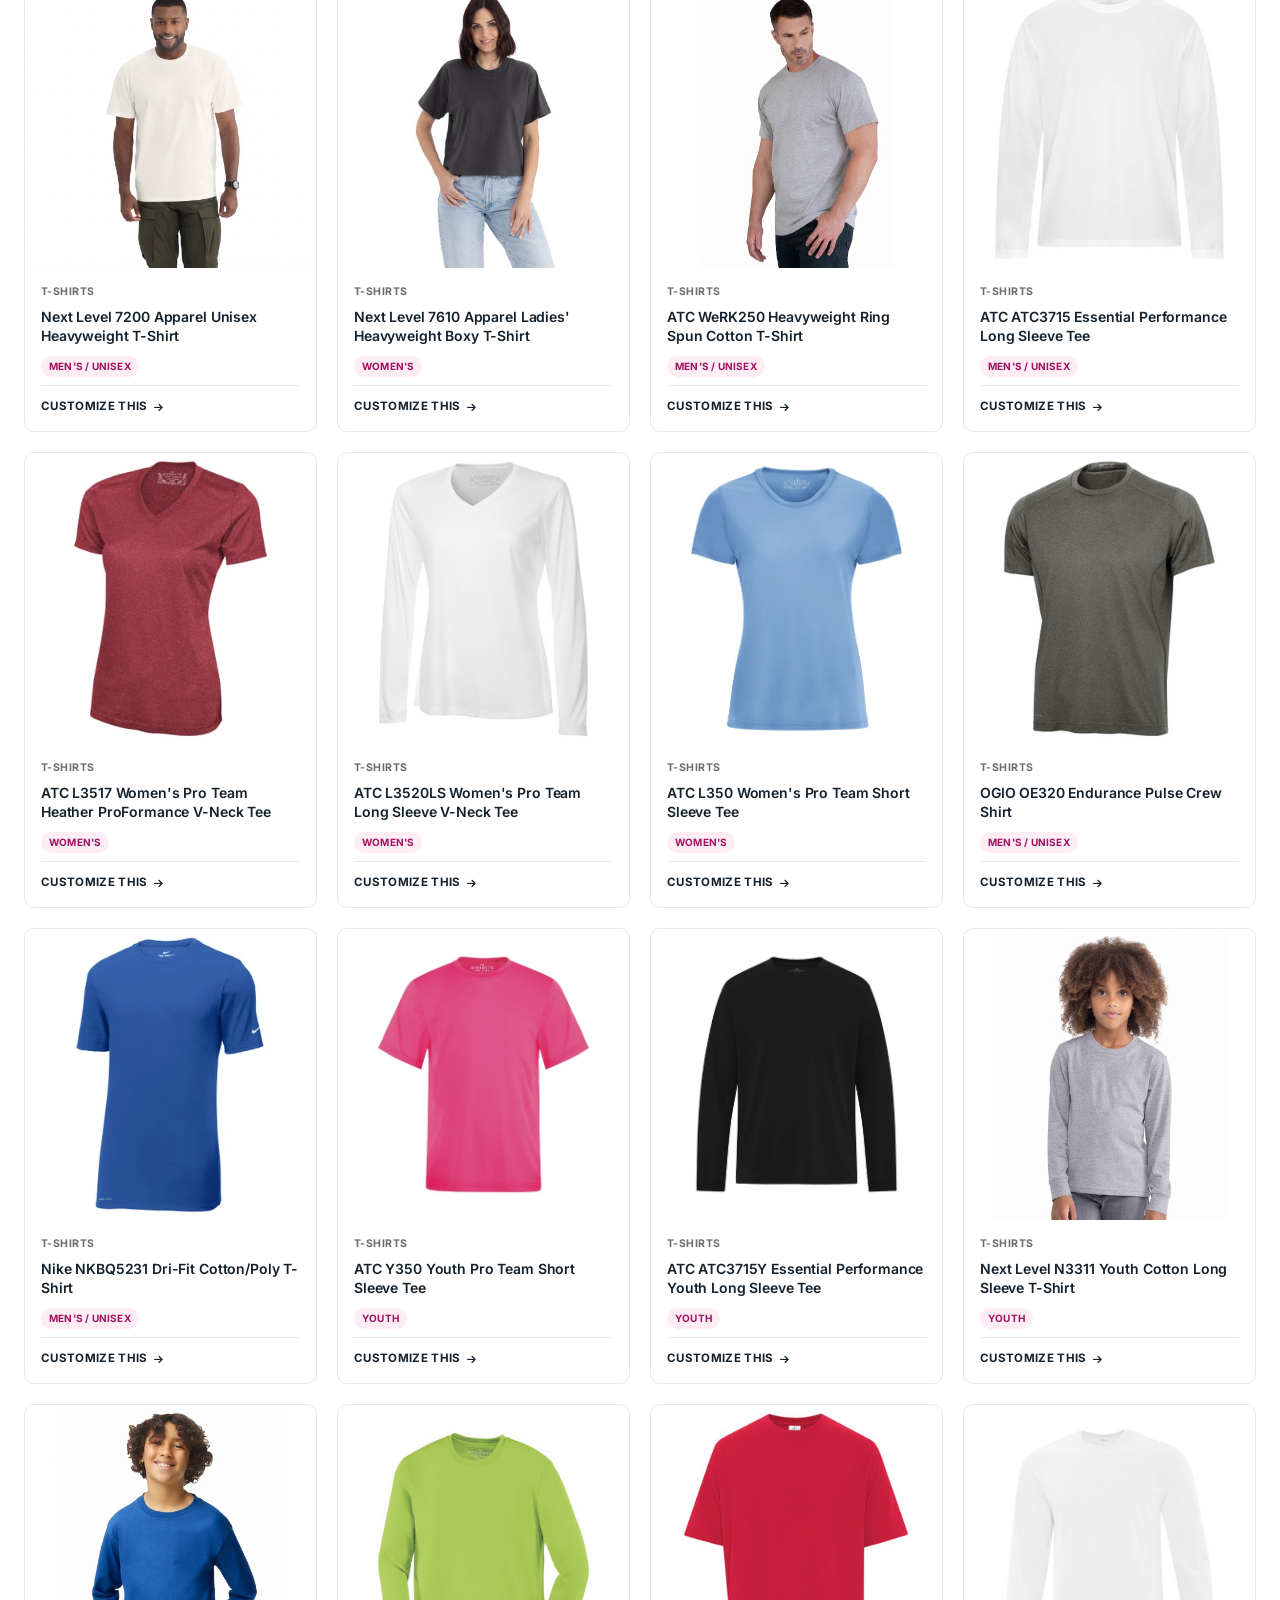
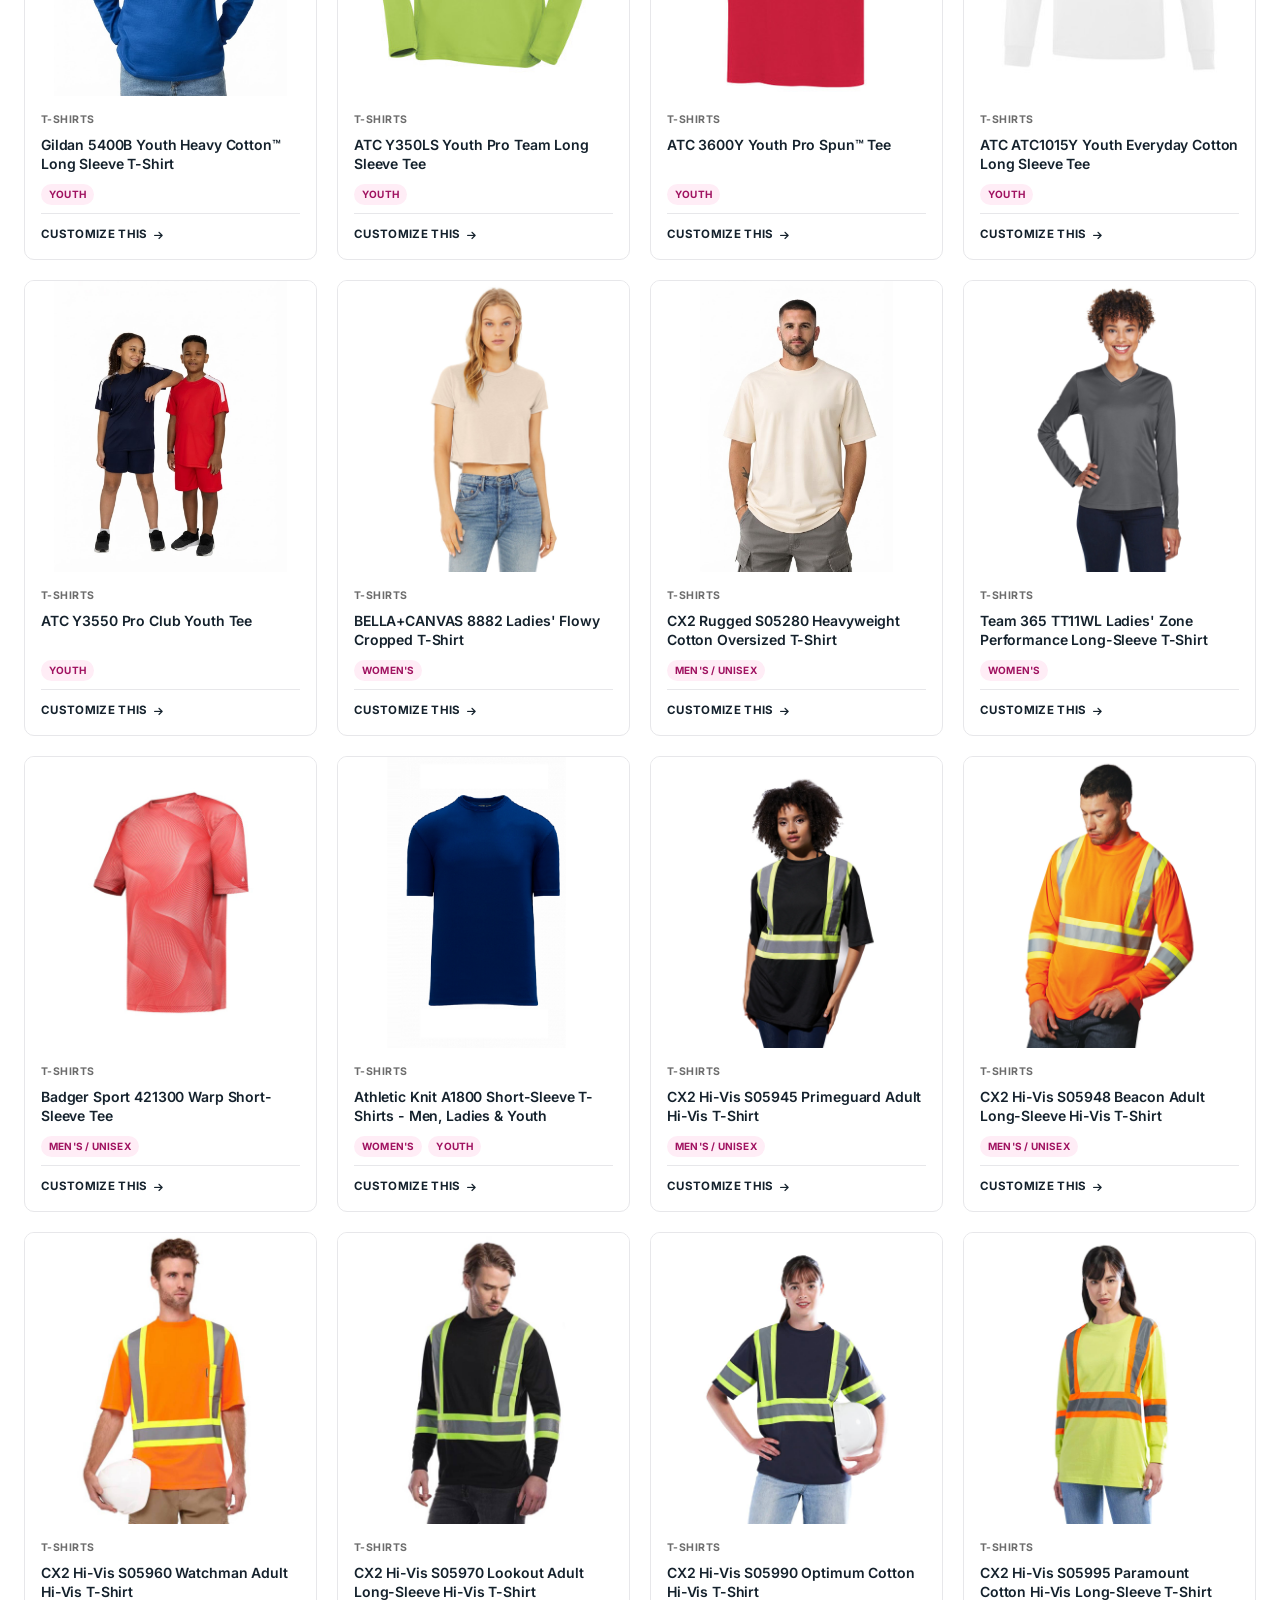
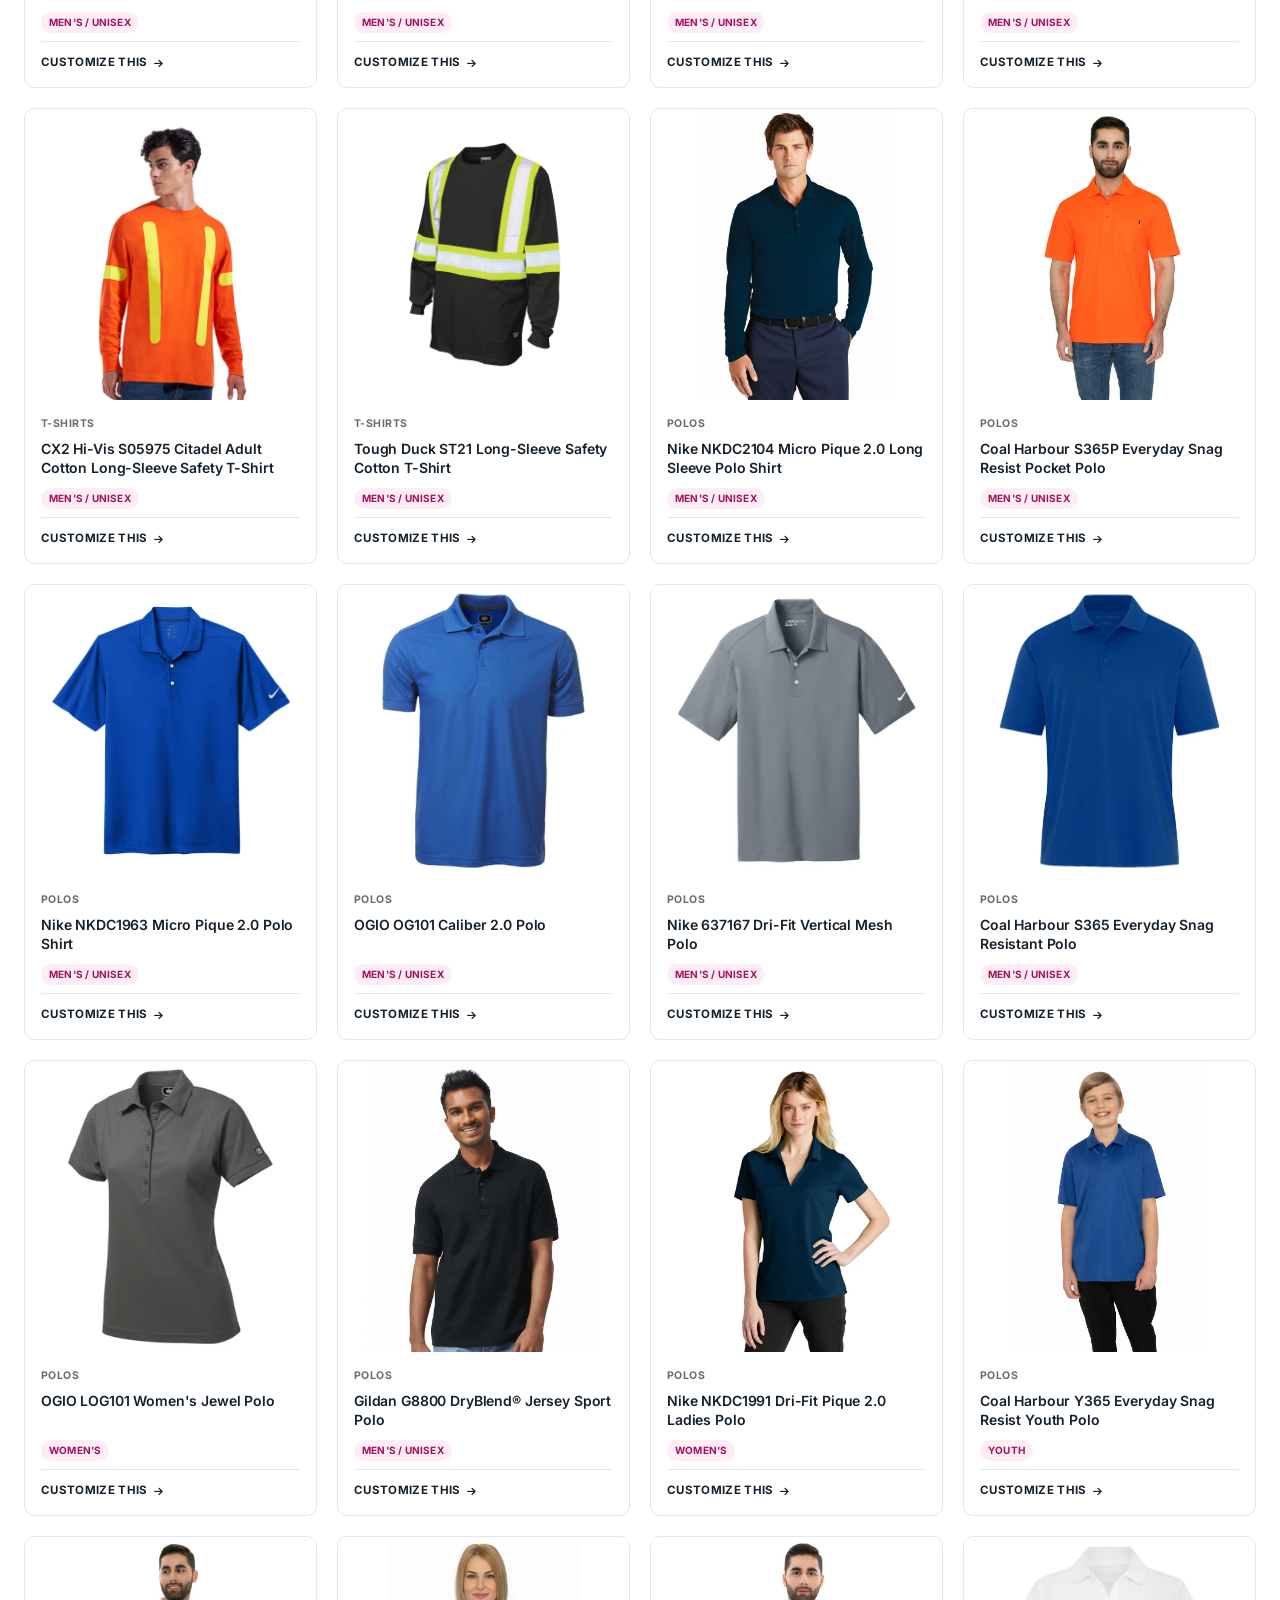
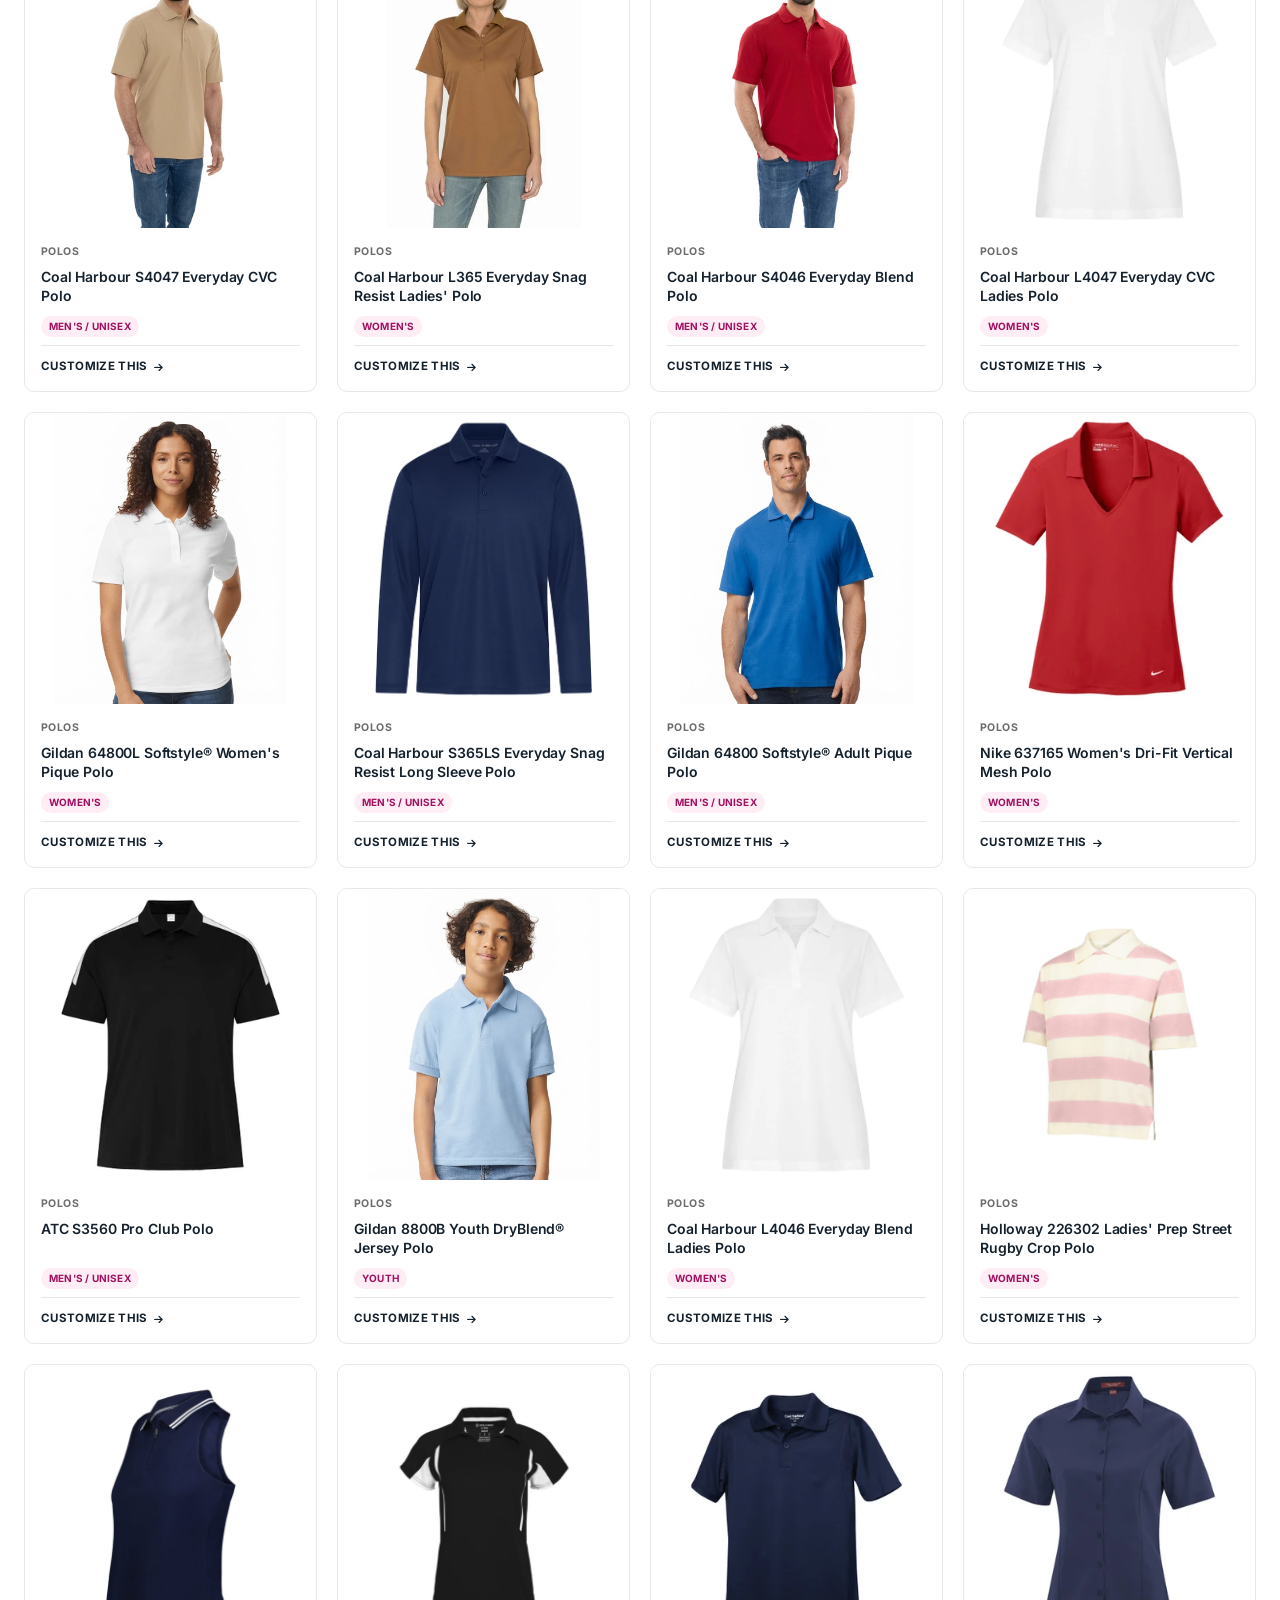
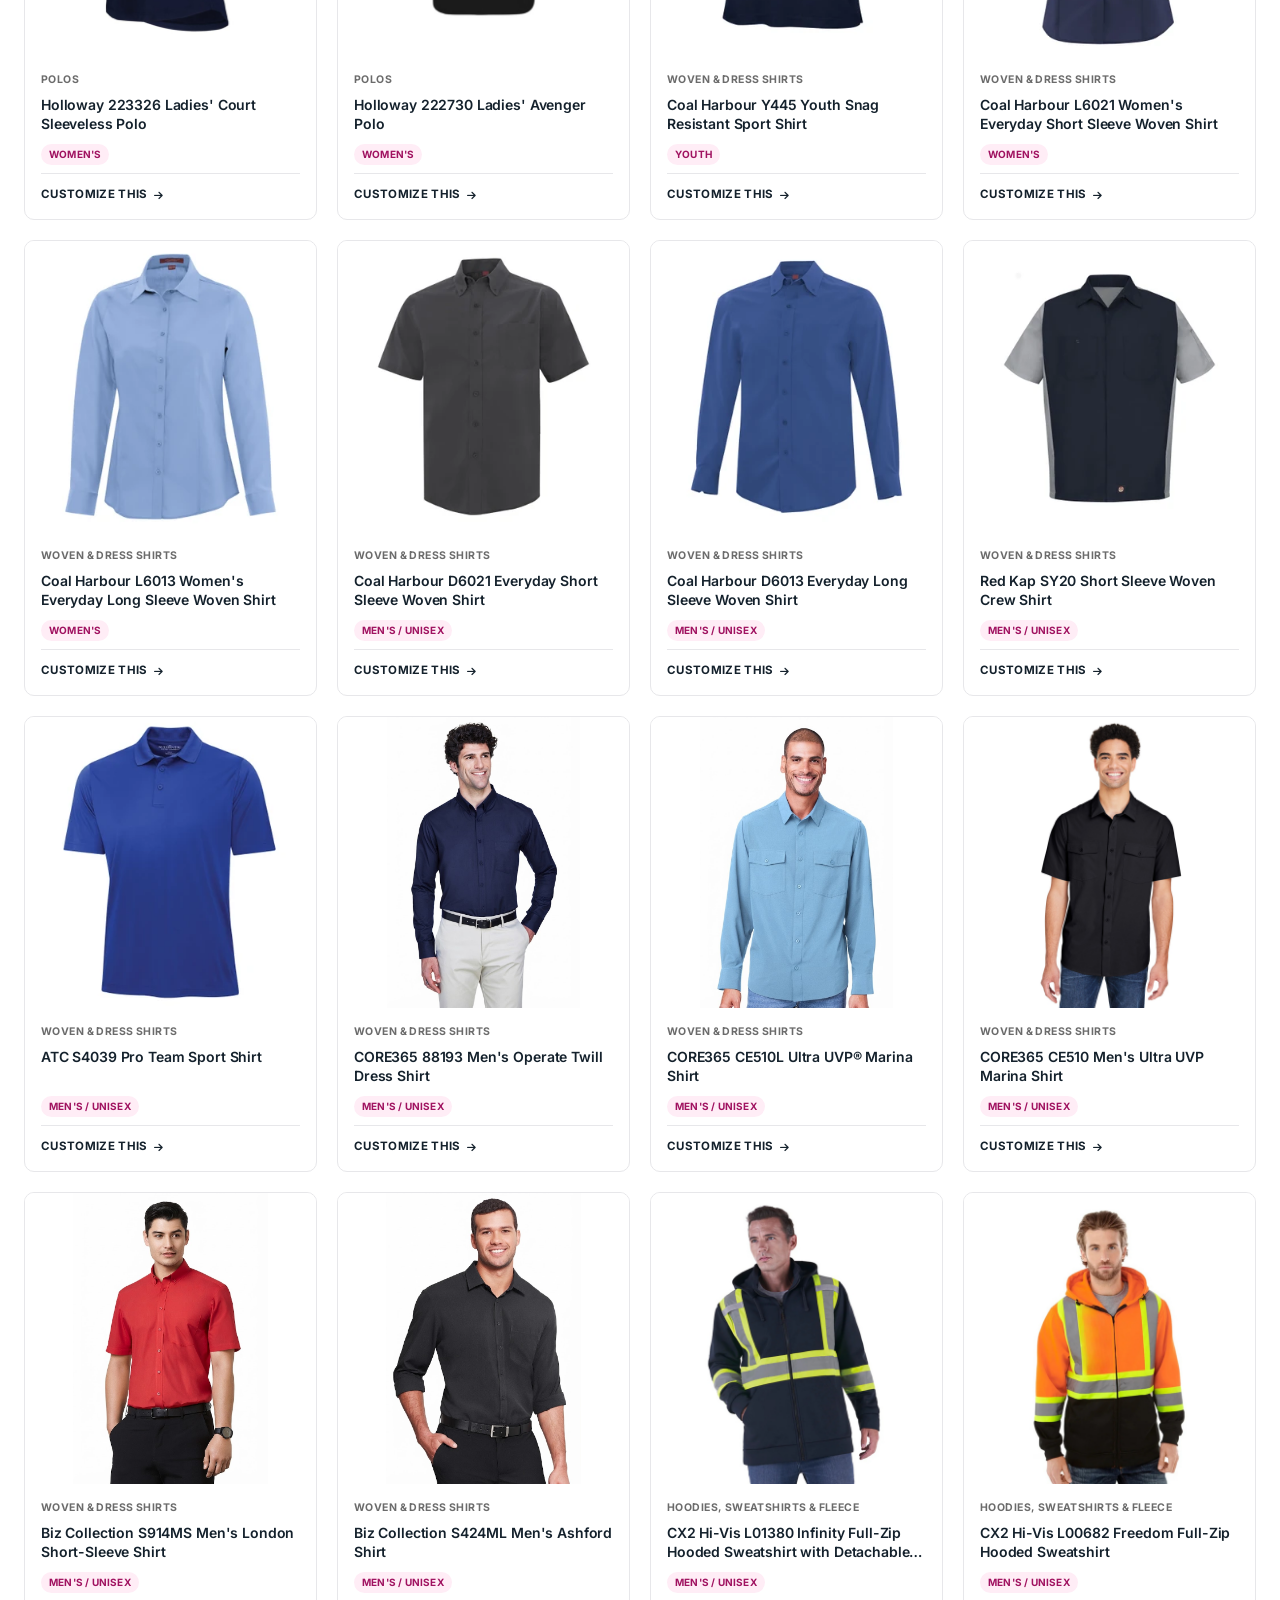
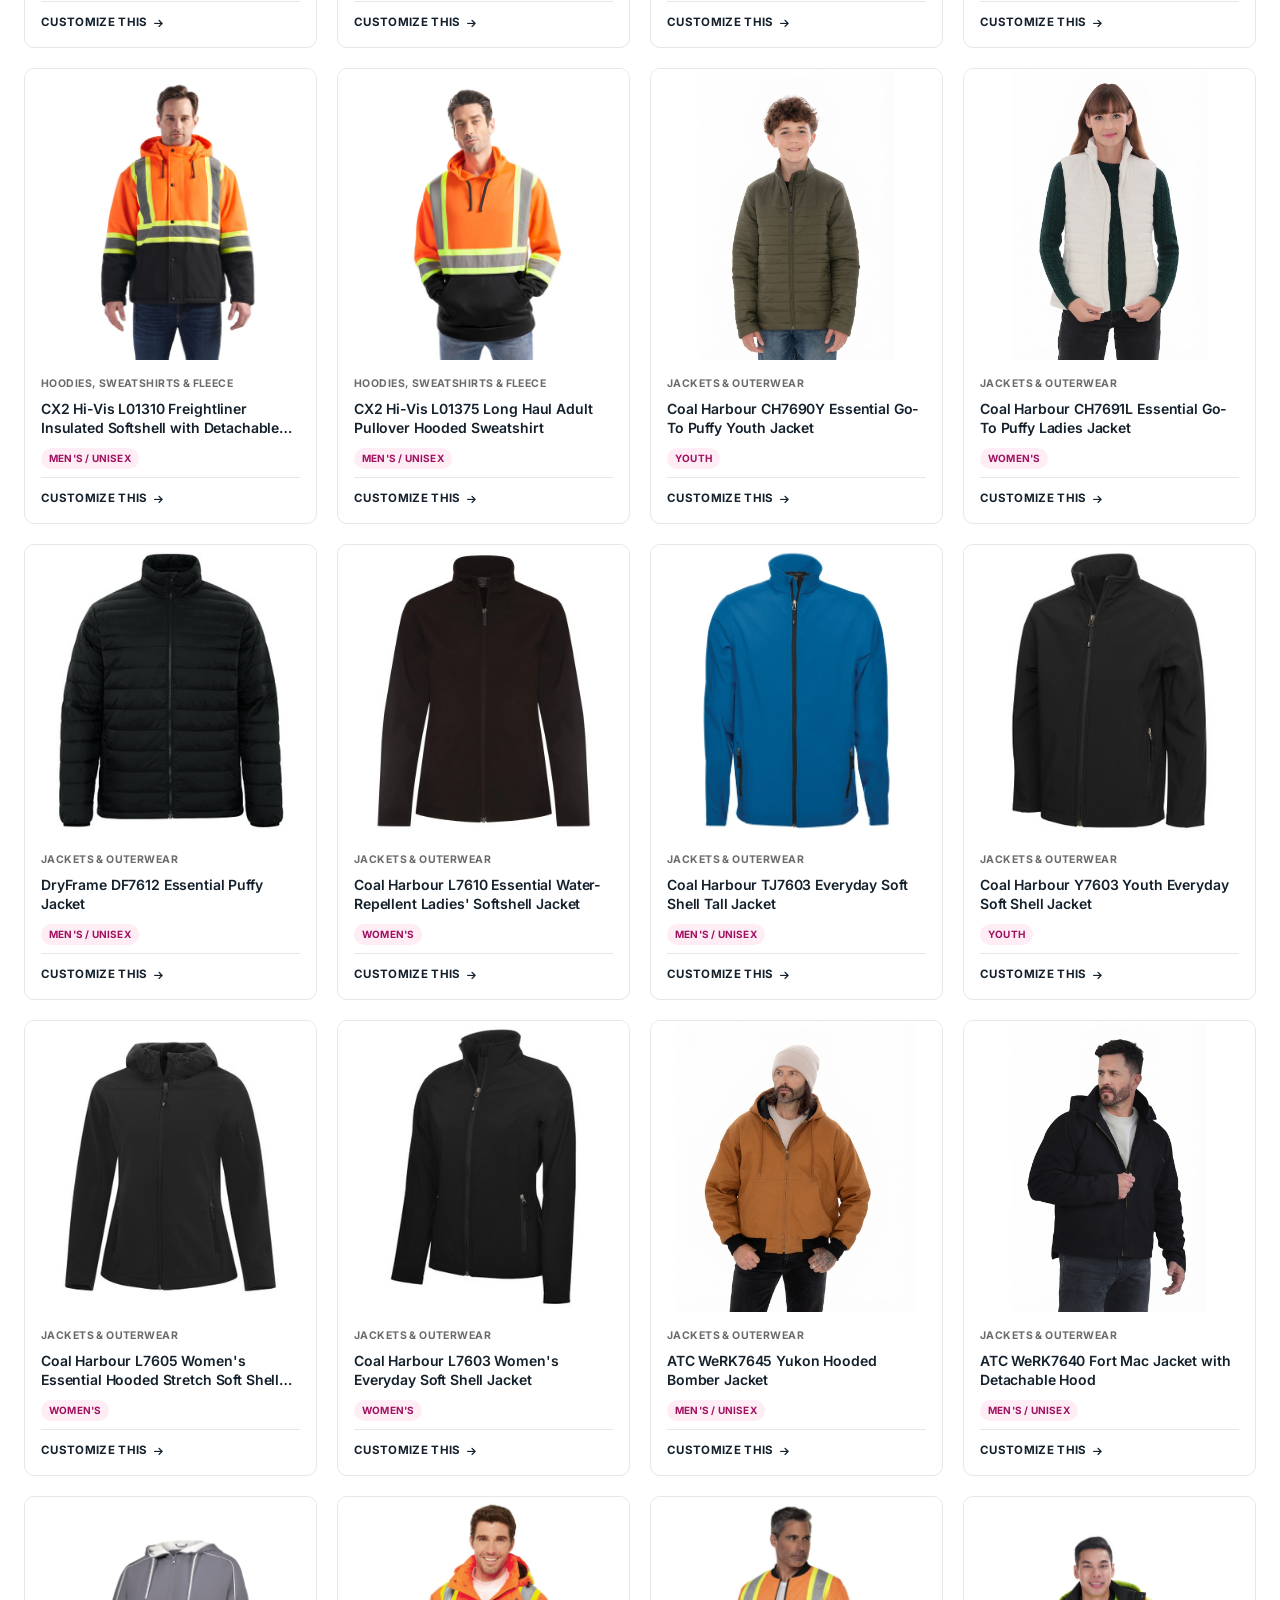
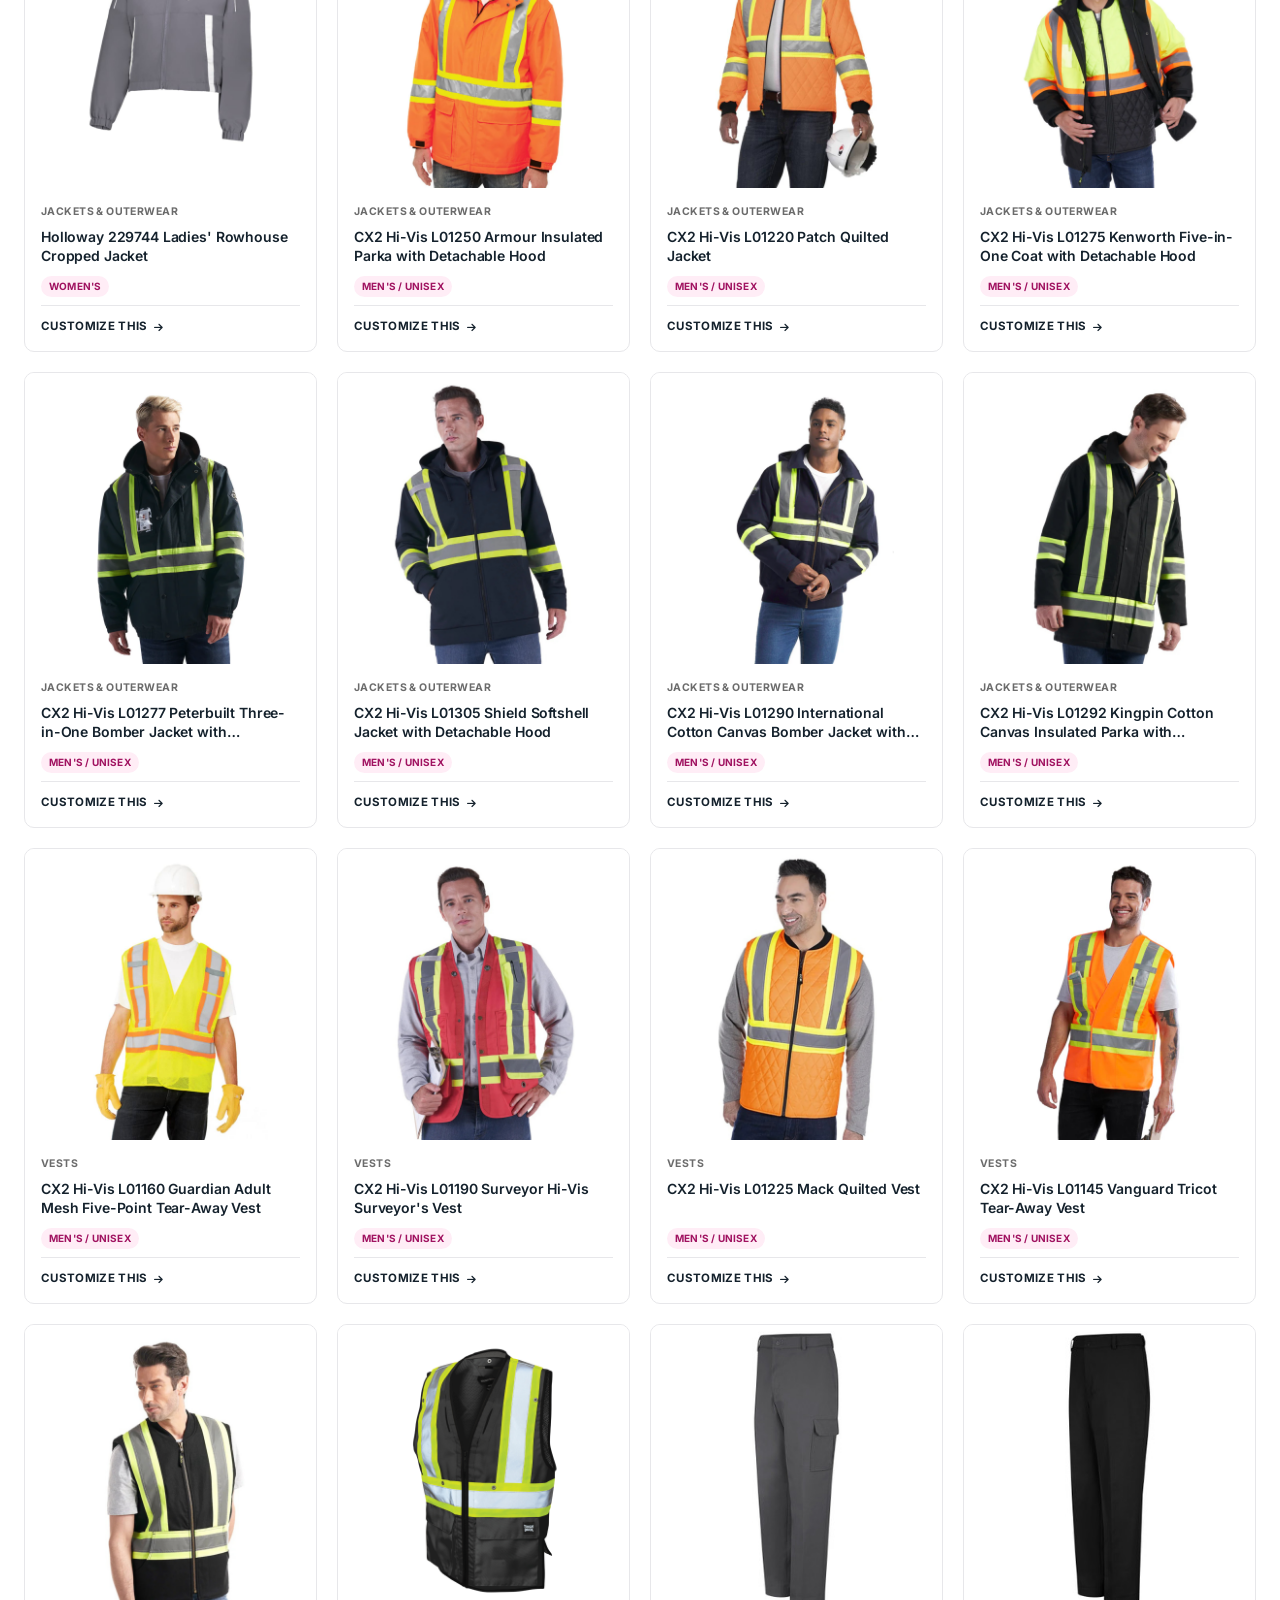
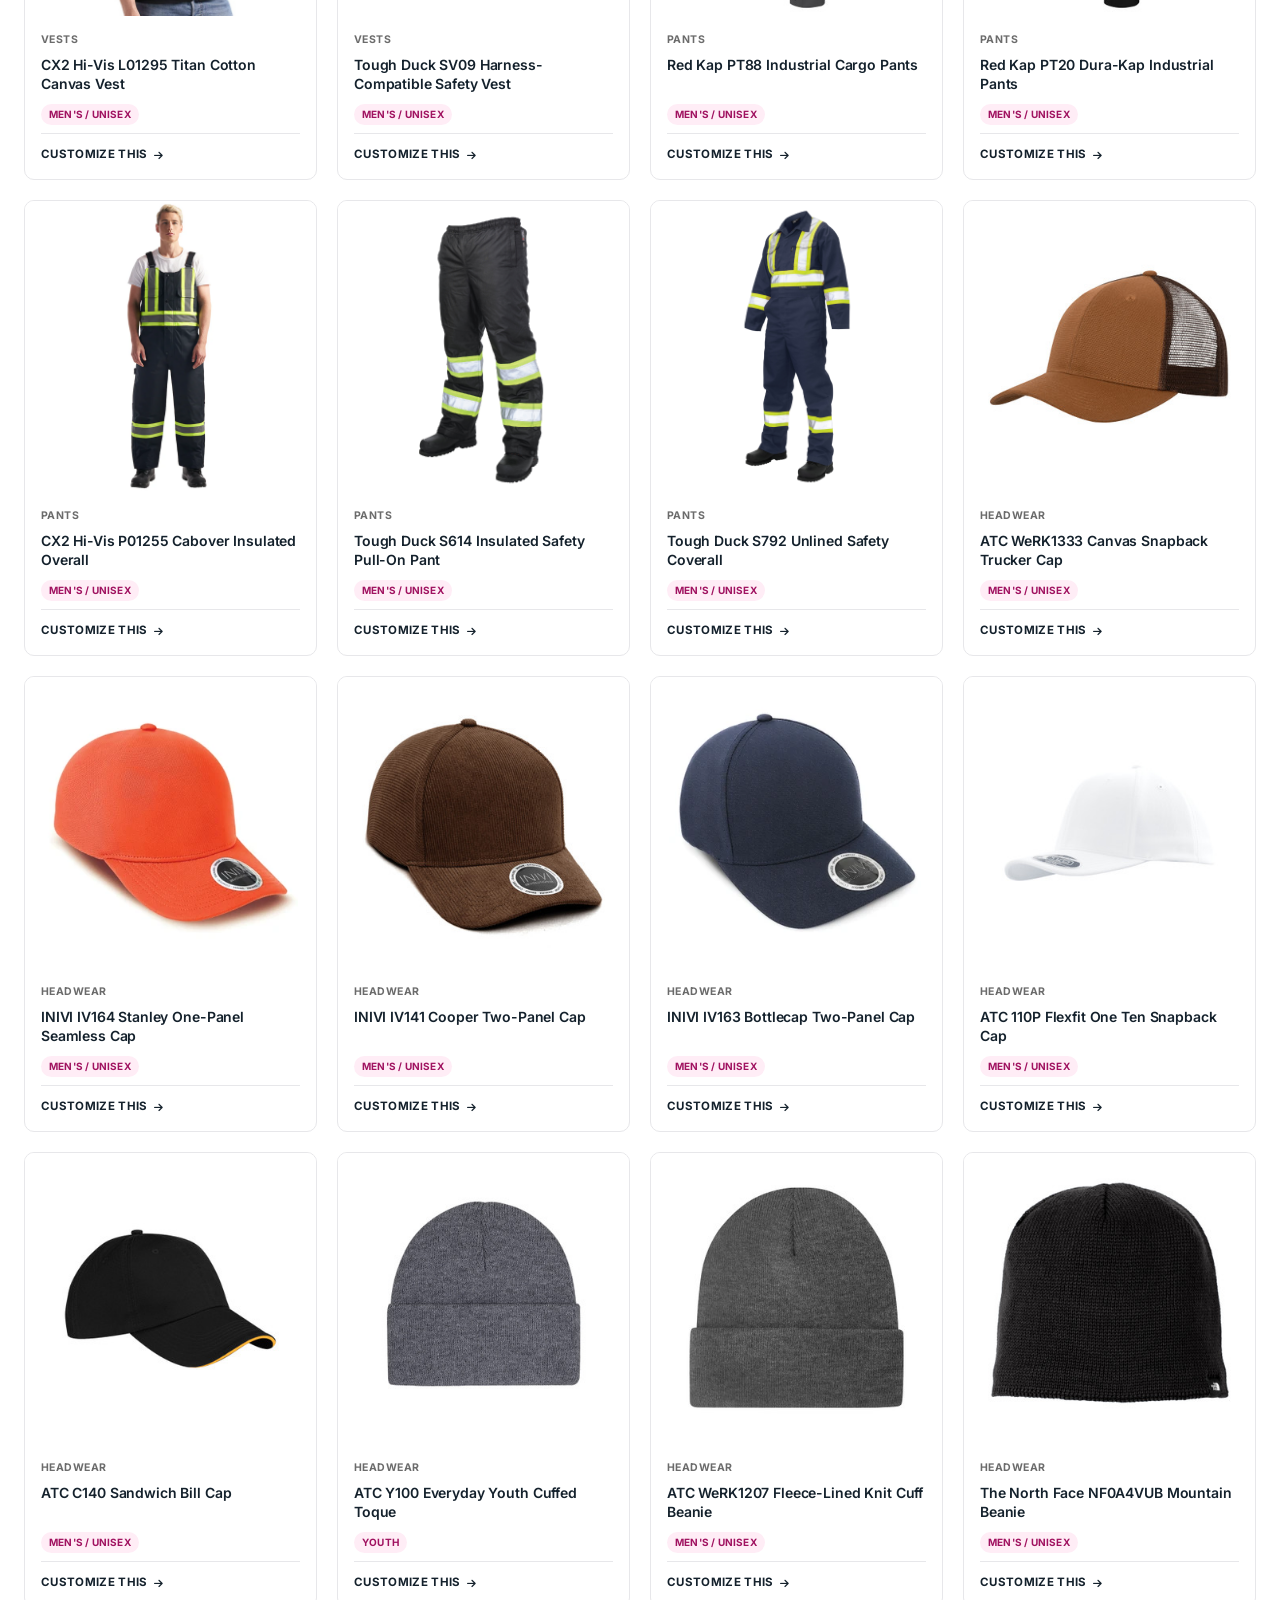
<file: store.html>
<!DOCTYPE html>
<html lang="en">
<head>
<meta charset="UTF-8">
<meta name="viewport" content="width=device-width, initial-scale=1.0">
<title>Shop All Products | Craftopia Customs</title>
<link rel="preconnect" href="https://fonts.googleapis.com">
<link rel="stylesheet" href="https://cdnjs.cloudflare.com/ajax/libs/font-awesome/6.5.1/css/all.min.css">
<link href="https://fonts.googleapis.com/css2?family=Poppins:wght@500;600;700;800&family=Inter:wght@400;500;600;700&display=swap" rel="stylesheet">
<link rel="stylesheet" href="css/styles.css">

<link rel="icon" href="./pic/favicon-logo.png" type="image/png" sizes="512x512">
<link rel="icon" type="image/png" sizes="32x32" href="./pic/favicon-logo.png">
<link rel="icon" type="image/png" sizes="16x16" href="./pic/favicon-logo.png">
<link rel="apple-touch-icon" sizes="180x180" href="./pic/favicon-logo.png">
<link rel="icon" sizes="192x192" href="./pic/favicon-logo.png">
<link rel="icon" sizes="512x512" href="./pic/favicon-logo.png">
<meta name="theme-color" content="#B6E511">
<meta name="msapplication-TileColor" content="#B6E511">
</head>
<body>

<div class="announce">
  <div class="announce-track">
    <span class="announce-item">FREE LOCAL PICKUP IN EDMONTON</span>
    <span class="announce-sep">|</span>
    <span class="announce-item">NO MINIMUM ON GANG SHEETS</span>
    <span class="announce-sep">|</span>
    <span class="announce-item">BULK DISCOUNTS FOR TEAMS & BUSINESSES</span>
    <span class="announce-sep">|</span>
    <span class="announce-item">FREE LOCAL PICKUP IN EDMONTON</span>
    <span class="announce-sep">|</span>
    <span class="announce-item">NO MINIMUM ON GANG SHEETS</span>
    <span class="announce-sep">|</span>
    <span class="announce-item">BULK DISCOUNTS FOR TEAMS & BUSINESSES</span>
    <span class="announce-sep">|</span>
  </div>
</div>

<header>
  <div class="nav">
    <button class="nav-toggle" id="navToggle" aria-label="Toggle menu" aria-expanded="false">
      <svg class="icon-burger" viewBox="0 0 24 24" fill="none" stroke="currentColor" stroke-width="2" stroke-linecap="round"><path d="M3 6h18M3 12h18M3 18h18"/></svg>
      <svg class="icon-close" viewBox="0 0 24 24" fill="none" stroke="currentColor" stroke-width="2" stroke-linecap="round"><path d="M6 6l12 12M18 6L6 18"/></svg>
    </button>

    <a href="index.html" class="logo">
      <img src="pic/pic.png" alt="Craftopia Customs" class="logo-img" onerror="this.style.display='none'">
    </a>

 <nav class="nav-links" id="navLinks">
  <button class="nav-sidebar-close" id="navSidebarClose" aria-label="Close menu">&times;</button>

  <div class="sidebar-logo">
    <img src="pic/pic.png" alt="Craftopia Customs" onerror="this.style.display='none'">
  </div>

  <div class="sidebar-search">
    <div class="sidebar-search-box">
      <i class="fa-solid fa-magnifying-glass"></i>
      <input type="text" id="sidebarSearchInput" placeholder="Search products..." autocomplete="off">
    </div>
    <div class="sidebar-search-results" id="sidebarSearchResults"></div>
  </div>

  <a href="index.html">Home</a>
  <a href="store.html">Products</a>
  <a href="#about">About Us</a>
  <a href="gangsheet.html">Customize Now</a>
  <a href="#services">Services</a>

  <div class="sidebar-shop-info">

  <h6>CONTACT US</h6>

  <div class="shop-contact-list">

    <!-- Address -->
    <div class="shop-contact-item">
      <div class="contact-icon address-icon">
        <i class="fa-solid fa-location-dot"></i>
      </div>
      <div class="contact-text">
        <span>Visit Our Shop</span>
        <p>14827 123 Ave NW<br>Edmonton, Alberta</p>
      </div>
    </div>

    <!-- Phone -->
    <a href="tel:+15877780189" class="shop-contact-item contact-link">
      <div class="contact-icon phone-icon">
        <i class="fa-solid fa-phone"></i>
      </div>
      <div class="contact-text">
        <span>Call Us</span>
        <p>587-778-0189</p>
      </div>
    </a>

    <!-- Email -->
    <a href="mailto:craftopiacustoms5@gmail.com" class="shop-contact-item contact-link">
      <div class="contact-icon email-icon">
        <i class="fa-solid fa-envelope"></i>
      </div>
      <div class="contact-text">
        <span>Email Us</span>
        <p>craftopiacustoms5@gmail.com</p>
      </div>
    </a>

  </div>

  <!-- Instagram -->
  <a
    href="https://www.instagram.com/craftopia.customs/"
    target="_blank"
    rel="noopener"
    class="instagram-contact-btn"
  >
    <span class="instagram-logo">
      <i class="fa-brands fa-instagram"></i>
    </span>

    <span class="instagram-btn-text">
      <small>Follow us on Instagram</small>
      <strong>@craftopia.customs</strong>
    </span>

    <i class="fa-solid fa-arrow-up-right-from-square instagram-arrow"></i>
  </a>

</div>

  <div class="sidebar-legal">
  <div class="sidebar-legal-links">
    <a href="/terms">Terms &amp; Conditions</a>
    <span class="legal-dot">•</span>
    <a href="/privacy">Privacy Policy</a>
    <span class="legal-dot">•</span>
    <a href="/refund-policy">Refund Policy</a>
  </div>
  <small class="sidebar-legal-copy">© 2026 Your Shop. All rights reserved.</small>
</div>



</nav>
    <div class="nav-backdrop" id="navBackdrop"></div>

     <div class="nav-icons">
  
 <div class="user-menu" id="userMenu">

    <a href="form.html" class="icon-btn user-toggle" aria-label="Account">
        <svg viewBox="0 0 24 24" fill="none" stroke="currentColor" stroke-width="1.8">
            <path d="M20 21v-2a4 4 0 00-4-4H8a4 4 0 00-4 4v2"/>
            <circle cx="12" cy="7" r="4"/>
        </svg>
    </a>

    <div class="user-dropdown">
        <a href="form.html" class="user-drop-link">Sign In</a>
        <a href="form.html" class="user-drop-link">Sign Up</a>
    </div>

</div>

      <a href="#cart" class="cart-link" aria-label="Cart">
        <svg viewBox="0 0 24 24" fill="none" stroke="currentColor" stroke-width="1.8" stroke-linecap="round" stroke-linejoin="round"><circle cx="9" cy="21" r="1.5"/><circle cx="19" cy="21" r="1.5"/><path d="M2.5 3h2l2.7 12.6a2 2 0 002 1.6h8.9a2 2 0 002-1.6L21 8H6"/></svg>
        <span class="cart-count">0</span>
      </a>
      <a href="gangsheet.html" class="btn btn-lime btn-sm quote-btn">Get a Quote</a>
    </div>
  </div>
</header>

<main id="top">

  <!-- STORE HERO -->
  <section class="store-hero">
    <div class="wrap">
      <span class="eyebrow" style="color:var(--lime)">Full Catalogue</span>
      <h1>Shop Custom Apparel By Industry Or Product Type</h1>
      <p>Every garment we carry, organized the way you shop — by industry, or browse the full product department list. Every product ships from one of our two trusted blank-apparel suppliers and can be printed or embroidered with your logo.</p>

      <div class="store-search">
        <svg viewBox="0 0 24 24" fill="none" stroke="currentColor" stroke-width="2"><circle cx="11" cy="11" r="7"/><path d="M21 21l-4.3-4.3"/></svg>
        <input type="text" id="storeSearch" placeholder="Search products… e.g. hoodie, hi-vis, polo, apron">
      </div>
    </div>
  </section>

  <!-- MAIN SHOPPING BUTTONS -->
  <section class="store-buttons">
    <div class="wrap">
      <div class="btn-row" id="mainButtonRow"></div>
    </div>
  </section>

  <!-- DEPARTMENT CHIPS (shown under "More" / full Store view) -->
  <section class="store-depts" id="deptSection">
    <div class="wrap">
      <div class="section-head">
        <div>
          <span class="eyebrow">Store &amp; More</span>
          <h2 id="deptHeading">Browse All 15 Product Departments</h2>
        </div>
        <p>Already know what garment you need? Jump straight to its department.</p>
      </div>
      <div class="dept-chip-row" id="deptChipRow"></div>
    </div>
  </section>

  <!-- AUDIENCE FILTER + RESULTS -->
  <section class="store-results">
    <div class="wrap">
      <div class="results-toolbar">
        <div class="active-filter" id="activeFilterLabel">All Products</div>
        <div class="audience-pills" id="audienceRow"></div>
      </div>

      <div class="results-count" id="resultsCount"></div>

      <div id="storeGrid"></div>

      <div id="productImages" style="display:none">
  <img data-name="Gildan 75000 Hammer™ Maxweight T-Shirt" src="pic/cardsproduct/Gildan 75000 Hammer™ Maxweight T-Shirt .jpg">
  <img data-name="Gildan 42000 Performance™ T-Shirt" src="pic/cardsproduct/Gildan 42000 Performance™ T-Shirt.jpg">
  <img data-name="Gildan 42000B Youth Performance™ T-Shirt" src="pic/cardsproduct/Gildan 42000B Youth Performance™ T-Shirt.jpg">
  <img data-name="Gildan 8000B Youth DryBlend™ T-Shirt" src="pic/cardsproduct/Gildan 8000B Youth DryBlend™ T-Shirt.jpg">
  <img data-name="Gildan 5000 Heavy Cotton™ T-Shirt" src="pic/cardsproduct/Gildan 5000 Heavy Cotton™ T-Shirt.jpg">
  <img data-name="ATC S350 Pro Team Short Sleeve Tee" src="pic/cardsproduct/ATC S350 Pro Team Short Sleeve Tee.jpg">
  <img data-name="ATC ATC1000L Women's Everyday Cotton Tee" src="pic/cardsproduct/ATC ATC1000L Women's Everyday Cotton Tee.jpg">
  <img data-name="ATC ATC1000Y Youth Everyday Cotton Tee" src="pic/cardsproduct/ATC ATC1000Y Youth Everyday Cotton Tee.jpg">
  <img data-name="ATC L3520 Women's Pro Team Short Sleeve V-Neck Tee" src="pic/cardsproduct/ATC L3520 Women's Pro Team Short Sleeve V-Neck Tee.jpg">
  <img data-name="ATC ATC1015 Everyday Cotton Long Sleeve Tee" src="pic/cardsproduct/ATC ATC1015 Everyday Cotton Long Sleeve Tee.jpg">
  <img data-name="ATC ATC1700L Women's Garment-Dyed Heavyweight Boxy Tee" src="pic/cardsproduct/ATC ATC1700L Women's Garment-Dyed Heavyweight Boxy Tee.jpg">
  <img data-name="Allmade AL2100CA Unisex Organic Cotton Tee" src="pic/cardsproduct/Allmade AL2100CA Unisex Organic Cotton Tee.jpg">
  <img data-name="Allmade AL6004CA Unisex Tri-Blend Long Sleeve Tee" src="pic/cardsproduct/Allmade AL6004CA Unisex Tri-Blend Long Sleeve Tee.jpg">
  <img data-name="Gildan 3000B Youth Light Cotton T-Shirt" src="pic/cardsproduct/Gildan 3000B Youth Light Cotton T-Shirt.jpg">
  <img data-name="Gildan 65000L Softstyle® Women's Midweight T-Shirt" src="pic/cardsproduct/Gildan 65000L Softstyle® Women's Midweight T-Shirt.jpg">
  <img data-name="Gildan 64000B Softstyle® Youth T-Shirt" src="pic/cardsproduct/Gildan 64000B Softstyle® Youth T-Shirt.jpg">
  <img data-name="Gildan 5700 Heavy Cotton™ Raglan Three-Quarter Sleeve T-Shirt" src="pic/cardsproduct/Gildan 5700 Heavy Cotton™ Raglan Three-Quarter Sleeve T-Shirt.jpg">
  <img data-name="Gildan 64V00 Softstyle® V-Neck T-Shirt" src="pic/cardsproduct/Gildan 64V00 Softstyle® V-Neck T-Shirt.jpg">
  <img data-name="Gildan 64V00L Women's Softstyle® Junior Fit V-Neck T-Shirt" src="pic/cardsproduct/Gildan 64V00L Women's Softstyle® Junior Fit V-Neck T-Shirt.jpg">
  <img data-name="Gildan 42400 Performance® Long Sleeve T-Shirt" src="pic/cardsproduct/Gildan 42400 Performance® Long Sleeve T-Shirt.jpg">
  <img data-name="Next Level 7200 Apparel Unisex Heavyweight T-Shirt" src="pic/cardsproduct/Next Level 7200 Apparel Unisex Heavyweight T-Shirt.jpg">
  <img data-name="Next Level 7610 Apparel Ladies' Heavyweight Boxy T-Shirt" src="pic/cardsproduct/Next Level 7610 Apparel Ladies' Heavyweight Boxy T-Shirt.jpg">
  <img data-name="ATC WeRK250 Heavyweight Ring Spun Cotton T-Shirt" src="pic/cardsproduct/ATC WeRK250 Heavyweight Ring Spun Cotton T-Shirt.jpg">
  <img data-name="ATC ATC3715 Essential Performance Long Sleeve Tee" src="pic/cardsproduct/ATC ATC3715 Essential Performance Long Sleeve Tee.jpg">
  <img data-name="ATC L3517 Women's Pro Team Heather ProFormance V-Neck Tee" src="pic/cardsproduct/ATC L3517 Women's Pro Team Heather ProFormance V-Neck Tee .jpg ">
  <img data-name="ATC L3520LS Women's Pro Team Long Sleeve V-Neck Tee" src="pic/cardsproduct/ATC L3520LS Women's Pro Team Long Sleeve V-Neck Tee.jpg">
  <img data-name="ATC L350 Women's Pro Team Short Sleeve Tee" src="pic/cardsproduct/ATC L350 Women's Pro Team Short Sleeve Tee.jpg">
  <img data-name="OGIO OE320 Endurance Pulse Crew Shirt" src="pic/cardsproduct/OGIO OE320 Endurance Pulse Crew Shirt.jpg">
  <img data-name="Nike NKBQ5231 Dri-Fit Cotton/Poly T-Shirt" src="pic/cardsproduct/Nike NKBQ5231 Dri-Fit CottonPoly T-Shirt.jpg">
  <img data-name="ATC Y350 Youth Pro Team Short Sleeve Tee" src="pic/cardsproduct/ATC Y350 Youth Pro Team Short Sleeve Tee.jpg">
  <img data-name="ATC ATC3715Y Essential Performance Youth Long Sleeve Tee" src="pic/cardsproduct/ATC ATC3715Y Essential Performance Youth Long Sleeve Tee.jpg">
  <img data-name="Next Level N3311 Youth Cotton Long Sleeve T-Shirt" src="pic/cardsproduct/Next Level N3311 Youth Cotton Long Sleeve T-Shirt.jpg">
  <img data-name="Gildan 5400B Youth Heavy Cotton™ Long Sleeve T-Shirt" src="pic/cardsproduct/Gildan 5400B Youth Heavy Cotton™ Long Sleeve T-Shirt.jpg">
  <img data-name="ATC Y350LS Youth Pro Team Long Sleeve Tee" src="pic/cardsproduct/ATC Y350LS Youth Pro Team Long Sleeve Tee.jpg">
  <img data-name="ATC 3600Y Youth Pro Spun™ Tee" src="pic/cardsproduct/ATC 3600Y Youth Pro Spun™ Tee.jpg">
  <img data-name="ATC ATC1015Y Youth Everyday Cotton Long Sleeve Tee" src="pic/cardsproduct/ATC ATC1015Y Youth Everyday Cotton Long Sleeve Tee.jpg">
  <img data-name="ATC Y3550 Pro Club Youth Tee" src="pic/cardsproduct/ATC Y3550 Pro Club Youth Tee.jpg">
  <img data-name="BELLA+CANVAS 8882 Ladies' Flowy Cropped T-Shirt" src="pic/cardsproduct/BELLA+CANVAS 8882 Ladies' Flowy Cropped T-Shirt.jpg">
  <img data-name="CX2 Rugged S05280 Heavyweight Cotton Oversized T-Shirt" src="pic/cardsproduct/CX2 Rugged S05280 Heavyweight Cotton Oversized T-Shirt.jpg">
  <img data-name="Team 365 TT11WL Ladies' Zone Performance Long-Sleeve T-Shirt" src="pic/cardsproduct/Team 365 TT11WL Ladies' Zone Performance Long-Sleeve T-Shirt.jpg">
  <img data-name="Badger Sport 421300 Warp Short-Sleeve Tee" src="pic/cardsproduct/Badger Sport 421300 Warp Short-Sleeve Tee.jpg">
  <img data-name="Athletic Knit A1800 Short-Sleeve T-Shirts - Men, Ladies & Youth" src="pic/cardsproduct/Athletic Knit A1800 Short-Sleeve T-Shirts - Men, Ladies & Youth.jpg">
  <img data-name="CX2 Hi-Vis S05945 Primeguard Adult Hi-Vis T-Shirt" src="pic/cardsproduct/CX2 Hi-Vis S05945 Primeguard Adult Hi-Vis T-Shirt.jpg">
  <img data-name="CX2 Hi-Vis S05948 Beacon Adult Long-Sleeve Hi-Vis T-Shirt" src="pic/cardsproduct/CX2 Hi-Vis S05948 Beacon Adult Long-Sleeve Hi-Vis T-Shirt.jpg">
  <img data-name="CX2 Hi-Vis S05960 Watchman Adult Hi-Vis T-Shirt" src="pic/cardsproduct/CX2 Hi-Vis S05960 Watchman Adult Hi-Vis T-Shirt.jpg">
  <img data-name="CX2 Hi-Vis S05970 Lookout Adult Long-Sleeve Hi-Vis T-Shirt" src="pic/cardsproduct/CX2 Hi-Vis S05970 Lookout Adult Long-Sleeve Hi-Vis T-Shirt.jpg">
  <img data-name="CX2 Hi-Vis S05990 Optimum Cotton Hi-Vis T-Shirt" src="pic/cardsproduct/CX2 Hi-Vis S05990 Optimum Cotton Hi-Vis T-Shirt.jpg">
  <img data-name="CX2 Hi-Vis S05995 Paramount Cotton Hi-Vis Long-Sleeve T-Shirt" src="pic/cardsproduct/CX2 Hi-Vis S05995 Paramount Cotton Hi-Vis Long-Sleeve T-Shirt.jpg">
  <img data-name="CX2 Hi-Vis S05975 Citadel Adult Cotton Long-Sleeve Safety T-Shirt" src="pic/cardsproduct/CX2 Hi-Vis S05975 Citadel Adult Cotton Long-Sleeve Safety T-Shirt.jpg">
  <img data-name="Tough Duck ST21 Long-Sleeve Safety Cotton T-Shirt" src="pic/cardsproduct/Tough Duck ST21 Long-Sleeve Safety Cotton T-Shirt.jpg">
  <img data-name="Gildan 64200 Softstyle® Tank Top" src="pic/cardsproduct/Gildan 64200 Softstyle® Tank Top.jpg">
  <img data-name="Gildan G5200 Heavy Cotton™ Tank Top" src="pic/cardsproduct/Gildan G5200 Heavy Cotton™ Tank Top.jpg">
  <img data-name="Gildan 64200L Women's Softstyle® Tank Top" src="pic/cardsproduct/Gildan 64200L Women's Softstyle® Tank Top.jpg">
  <img data-name="Next Level 6733 Tri-Blend Racerback Tank Top" src="pic/cardsproduct/Next Level 6733 Tri-Blend Racerback Tank Top.jpg">
  <img data-name="Gildan 2200 Ultra Cotton® Tank Top" src="pic/cardsproduct/Gildan 2200 Ultra Cotton® Tank Top.jpg">
  <img data-name="Next Level 1533 Ladies' Ideal Racerback Tank Top" src="pic/cardsproduct/Next Level 1533 Ladies' Ideal Racerback Tank Top.jpg">
  <img data-name="KOI KOI8055L Element Tri-Blend Ladies' Racerback Tank Top" src="pic/cardsproduct/KOI KOI8055L Element Tri-Blend Ladies' Racerback Tank Top.jpg">
  <img data-name="ATC ATC1004L Women's Everyday Cotton Tank Top" src="pic/cardsproduct/ATC ATC1004L Women's Everyday Cotton Tank Top.jpg">
  <img data-name="ATC ATC1004 Everyday Cotton Tank Top" src="pic/cardsproduct/ATC ATC1004 Everyday Cotton Tank Top.jpg">
  <img data-name="ATC ATC3604L Women's Pro Spun™ Racerback Tank" src="pic/cardsproduct/ATC ATC3604L Women's Pro Spun™ Racerback Tank.jpg">
  <img data-name="ATC Y3535 Pro Club Reversible Youth Tank Top" src="pic/cardsproduct/ATC Y3535 Pro Club Reversible Youth Tank Top.jpg">
  <img data-name="ATC S3527 Pro Team Sleeveless Tee" src="pic/cardsproduct/ATC S3527 Pro Team Sleeveless Tee.jpg">
  <img data-name="ATC L3527 Women's Pro Team Sleeveless V-Neck Tee" src="pic/cardsproduct/ATC L3527 Women's Pro Team Sleeveless V-Neck Tee.jpg">
  <img data-name="ATC Y3524 Youth Pro Mesh Reversible Tank Top" src="pic/cardsproduct/ATC Y3524 Youth Pro Mesh Reversible Tank Top.jpg">
  <img data-name="BELLA+CANVAS 6682 Ladies' Racerback Cropped Tank" src="pic/cardsproduct/BELLA+CANVAS 6682 Ladies' Racerback Cropped Tank.jpg">
  <img data-name="Badger Sport 416600 Ladies' B-Core Racerback Tank" src="pic/cardsproduct/Badger Sport 416600 Ladies' B-Core Racerback Tank.jpg">
  <img data-name="Augusta 1202 Ladies' Poly/Spandex Solid Racerback Tank" src="pic/cardsproduct/Augusta 1202 Ladies' PolySpandex Solid Racerback Tank.jpg">
  <img data-name="Augusta 1203 Girls' Poly/Spandex Solid Racerback Tank" src="pic/cardsproduct/Augusta 1203 Girls' PolySpandex Solid Racerback Tank .jpg">
  <img data-name="Badger Sport 463600 Ladies' B-Sport Bra" src="pic/cardsproduct/Badger Sport 463600 Ladies' B-Sport Bra.jpg">
  <img data-name="Badger Sport 263600 Girls' B-Sport Bra" src="pic/cardsproduct/Badger Sport 263600 Girls' B-Sport Bra.jpg">
  <img data-name="ATC Pro Team S3535 Pro Club Reversible Mesh Tank" src="pic/cardsproduct/ATC Pro Team S3535 Pro Club Reversible Mesh Tank.jpg">
  <img data-name="Nike NKDC2104 Micro Pique 2.0 Long Sleeve Polo Shirt" src="pic/cardsproduct/Nike NKDC2104 Micro Pique 2.0 Long Sleeve Polo Shirt.jpg">
  <img data-name="Coal Harbour S365P Everyday Snag Resist Pocket Polo" src="pic/cardsproduct/Coal Harbour S365P Everyday Snag Resist Pocket Polo.jpg">
  <img data-name="Nike NKDC1963 Micro Pique 2.0 Polo Shirt" src="pic/cardsproduct/Nike NKDC1963 Micro Pique 2.0 Polo Shirt.jpg">
  <img data-name="OGIO OG101 Caliber 2.0 Polo" src="pic/cardsproduct/OGIO OG101 Caliber 2.0 Polo.jpg">
  <img data-name="Nike 637167 Dri-Fit Vertical Mesh Polo" src="pic/cardsproduct/Nike 637167 Dri-Fit Vertical Mesh Polo.jpg">
  <img data-name="Coal Harbour S365 Everyday Snag Resistant Polo" src="pic/cardsproduct/Coal Harbour S365 Everyday Snag Resistant Polo.jpg">
  <img data-name="OGIO LOG101 Women's Jewel Polo" src="pic/cardsproduct/OGIO LOG101 Women's Jewel Polo.jpg">
  <img data-name="Gildan G8800 DryBlend® Jersey Sport Polo" src="pic/cardsproduct/Gildan G8800 DryBlend® Jersey Sport Polo.jpg">
  <img data-name="Nike NKDC1991 Dri-Fit Pique 2.0 Ladies Polo" src="pic/cardsproduct/Nike NKDC1991 Dri-Fit Pique 2.0 Ladies Polo.jpg">
  <img data-name="Coal Harbour Y365 Everyday Snag Resist Youth Polo" src="pic/cardsproduct/Coal Harbour Y365 Everyday Snag Resist Youth Polo.jpg">
  <img data-name="Coal Harbour S4047 Everyday CVC Polo" src="pic/cardsproduct/Coal Harbour S4047 Everyday CVC Polo.jpg">
  <img data-name="Coal Harbour L365 Everyday Snag Resist Ladies' Polo" src="pic/cardsproduct/Coal Harbour L365 Everyday Snag Resist Ladies' Polo.jpg">
  <img data-name="Coal Harbour S4046 Everyday Blend Polo" src="pic/cardsproduct/Coal Harbour S4046 Everyday Blend Polo.jpg">
  <img data-name="Coal Harbour L4047 Everyday CVC Ladies Polo" src="pic/cardsproduct/Coal Harbour L4047 Everyday CVC Ladies Polo.jpg">
  <img data-name="Gildan 64800L Softstyle® Women's Pique Polo" src="pic/cardsproduct/Gildan 64800L Softstyle® Women's Pique Polo.jpg">
  <img data-name="Coal Harbour S365LS Everyday Snag Resist Long Sleeve Polo" src="pic/cardsproduct/Coal Harbour S365LS Everyday Snag Resist Long Sleeve Polo.jpg">
  <img data-name="Gildan 64800 Softstyle® Adult Pique Polo" src="pic/cardsproduct/Gildan 64800 Softstyle® Adult Pique Polo.jpg">
  <img data-name="Nike 637165 Women's Dri-Fit Vertical Mesh Polo" src="pic/cardsproduct/Nike 637165 Women's Dri-Fit Vertical Mesh Polo.jpg">
  <img data-name="ATC S3560 Pro Club Polo" src="pic/cardsproduct/ATC S3560 Pro Club Polo.jpg">
  <img data-name="Gildan 8800B Youth DryBlend® Jersey Polo" src="pic/cardsproduct/Gildan 8800B Youth DryBlend® Jersey Polo.jpg">
  <img data-name="Coal Harbour L4046 Everyday Blend Ladies Polo" src="pic/cardsproduct/Coal Harbour L4046 Everyday Blend Ladies Polo.jpg">
  <img data-name="Holloway 226302 Ladies' Prep Street Rugby Crop Polo" src="pic/cardsproduct/Holloway 226302 Ladies' Prep Street Rugby Crop Polo.jpg">
  <img data-name="Holloway 223326 Ladies' Court Sleeveless Polo" src="pic/cardsproduct/Holloway 223326 Ladies' Court Sleeveless Polo.jpg">
  <img data-name="Holloway 222730 Ladies' Avenger Polo" src="pic/cardsproduct/Holloway 222730 Ladies' Avenger Polo.jpg">
  <img data-name="Coal Harbour Y445 Youth Snag Resistant Sport Shirt" src="pic/cardsproduct/Coal Harbour Y445 Youth Snag Resistant Sport Shirt.jpg">
  <img data-name="Coal Harbour L6021 Women's Everyday Short Sleeve Woven Shirt" src="pic/cardsproduct/Coal Harbour L6021 Women's Everyday Short Sleeve Woven Shirt.jpg">
  <img data-name="Coal Harbour L6013 Women's Everyday Long Sleeve Woven Shirt" src="pic/cardsproduct/Coal Harbour L6013 Women's Everyday Long Sleeve Woven Shirt.jpg">
  <img data-name="Coal Harbour D6021 Everyday Short Sleeve Woven Shirt" src="pic/cardsproduct/Coal Harbour D6021 Everyday Short Sleeve Woven Shirt.jpg">
  <img data-name="Coal Harbour D6013 Everyday Long Sleeve Woven Shirt" src="pic/cardsproduct/Coal Harbour D6013 Everyday Long Sleeve Woven Shirt.jpg">
  <img data-name="Red Kap SY20 Short Sleeve Woven Crew Shirt" src="pic/cardsproduct/Red Kap SY20 Short Sleeve Woven Crew Shirt.jpg">
  <img data-name="ATC S4039 Pro Team Sport Shirt" src="pic/cardsproduct/ATC S4039 Pro Team Sport Shirt.jpg">
  <img data-name="CORE365 88193 Men's Operate Twill Dress Shirt" src="pic/cardsproduct/CORE365 88193 Men's Operate Twill Dress Shirt.jpg">
  <img data-name="CORE365 CE510L Ultra UVP® Marina Shirt" src="pic/cardsproduct/CORE365 CE510L Ultra UVP® Marina Shirt.jpg">
  <img data-name="CORE365 CE510 Men's Ultra UVP Marina Shirt" src="pic/cardsproduct/CORE365 CE510 Men's Ultra UVP Marina Shirt.jpg">
  <img data-name="Biz Collection S914MS Men's London Short-Sleeve Shirt" src="pic/cardsproduct/Biz Collection S914MS Men's London Short-Sleeve Shirt.jpg">
  <img data-name="Biz Collection S424ML Men's Ashford Shirt" src="pic/cardsproduct/Biz Collection S424ML Men's Ashford Shirt.jpg">
  <img data-name="ATC ATCF2500 Everyday Fleece Hooded Sweatshirt" src="pic/cardsproduct/ATC ATCF2500 Everyday Fleece Hooded Sweatshirt.jpg">
  <img data-name="Gildan 18500 Heavy Blend™ Hooded Sweatshirt" src="pic/cardsproduct/Gildan 18500 Heavy Blend™ Hooded Sweatshirt.jpg">
  <img data-name="ATC ATCY2500 Youth Everyday Fleece Hooded Sweatshirt" src="pic/cardsproduct/ATC ATCY2500 Youth Everyday Fleece Hooded Sweatshirt.jpg">
  <img data-name="ATC ATCF2600 Everyday Fleece Full-Zip Hooded Sweatshirt" src="pic/cardsproduct/ATC ATCF2600 Everyday Fleece Full-Zip Hooded Sweatshirt.jpg">
  <img data-name="ATC ATCY6500 Everyday Earthwash Youth Hoodie" src="pic/cardsproduct/ATC ATCY6500 Everyday Earthwash Youth Hoodie.jpg">
  <img data-name="Gildan 19500 Hammer™ Maxweight Hooded Sweatshirt" src="pic/cardsproduct/Gildan 19500 Hammer™ Maxweight Hooded Sweatshirt.jpg">
  <img data-name="ATC WeRK420 Heavyweight Fleece Hood" src="pic/cardsproduct/ATC WeRK420 Heavyweight Fleece Hood.jpg">
  <img data-name="ATC WeRK422 Heavyweight Fleece Full-Zip Hood" src="pic/cardsproduct/ATC WeRK422 Heavyweight Fleece Full-Zip Hood.jpg">
  <img data-name="ATC ATCF2100 Essential Performance Hood" src="pic/cardsproduct/ATC ATCF2100 Essential Performance Hood.jpg">
  <img data-name="ATC ATCY2100 Essential Youth Performance Hood" src="pic/cardsproduct/ATC ATCY2100 Essential Youth Performance Hood.jpg">
  <img data-name="KOI KOI2056 Element French Terry Hood" src="pic/cardsproduct/KOI KOI2056 Element French Terry Hood.jpg">
  <img data-name="Nike DR1499 Club Fleece P/O Corporate Hoodie" src="pic/cardsproduct/Nike DR1499 Club Fleece P,O Corporate Hoodie.jpg">
  <img data-name="Nike DR1513 Club Fleece FZ Corporate Hoodie" src="pic/cardsproduct/Nike DR1513 Club Fleece FZ Corporate Hoodie.jpg">
  <img data-name="Nike CN9473 Therma-FIT Pullover Fleece Hoodie" src="pic/cardsproduct/Nike CN9473 Therma-FIT Pullover Fleece Hoodie.jpg">
  <img data-name="Nike CJ1611 Club Fleece Pullover Hoodie" src="pic/cardsproduct/Nike CJ1611 Club Fleece Pullover Hoodie.jpg">
  <img data-name="ATC Y2600 Youth Everyday Fleece Full-Zip Hooded Sweatshirt" src="pic/cardsproduct/ATC Y2600 Youth Everyday Fleece Full-Zip Hooded Sweatshirt.jpg">
  <img data-name="Gildan 18600B Youth Heavy Blend™ Full-Zip Hooded Sweatshirt" src="pic/cardsproduct/Gildan 18600B Youth Heavy Blend™ Full-Zip Hooded Sweatshirt.jpg">
  <img data-name="Gildan 18500B Youth Heavy Blend™ Hooded Sweatshirt" src="pic/cardsproduct/Gildan 18500B Youth Heavy Blend™ Hooded Sweatshirt.jpg">
  <img data-name="OGIO LOE700 Women's Endurance Fulcrum Full Zip" src="pic/cardsproduct/OGIO LOE700 Women's Endurance Fulcrum Full Zip.jpg">
  <img data-name="Callaway CGM540 Quarter-Zip Water-Repellent Pullover" src="pic/cardsproduct/Callaway CGM540 Quarter-Zip Water-Repellent Pullover.jpg">
  <img data-name="ATC ATCF2700 Everyday Fleece Quarter-Zip Sweatshirt" src="pic/cardsproduct/ATC ATCF2700 Everyday Fleece Quarter-Zip Sweatshirt.jpg">
  <img data-name="ATC F2035 Game Day™ Fleece Half-Zip Sweatshirt" src="pic/cardsproduct/ATC F2035 Game Day™ Fleece Half-Zip Sweatshirt.jpg">
  <img data-name="ATC WeRK421 Heavyweight Fleece Crewneck" src="pic/cardsproduct/ATC WeRK421 Heavyweight Fleece Crewneck.jpg">
  <img data-name="Gildan 18000B Heavy Blend™ Youth Crewneck Sweatshirt" src="pic/cardsproduct/Gildan 18000B Heavy Blend™ Youth Crewneck Sweatshirt.jpg">
  <img data-name="Badger Sport 410800 B-Core Sleeveless Hoodie" src="pic/cardsproduct/Badger Sport 410800 B-Core Sleeveless Hoodie.jpg">
  <img data-name="BELLA+CANVAS 7502 Women's Crop Fleece Hoodie" src="pic/cardsproduct/BELLA+CANVAS 7502 Women's Crop Fleece Hoodie.jpg">
  <img data-name="C2 Sport 560200 Ladies' C2 Quarter-Zip Pullover" src="pic/cardsproduct/C2 Sport 560200 Ladies' C2 Quarter-Zip Pullover.jpg">
  <img data-name="Team 365 TT41 Men's Zone Performance Sun-Protective Hoodie" src="pic/cardsproduct/Team 365 TT41 Men's Zone Performance Sun-Protective Hoodie.jpg">
  <img data-name="Team 365 TT31W Ladies' Zone Performance Quarter-Zip" src="pic/cardsproduct/Team 365 TT31W Ladies' Zone Performance Quarter-Zip.jpg">
  <img data-name="Team 365 TT31 Men's Zone Performance Quarter-Zip" src="pic/cardsproduct/Team 365 TT31 Men's Zone Performance Quarter-Zip.jpg">
  <img data-name="Holloway 223493 Girls' Effortless Hoodie" src="pic/cardsproduct/Holloway 223493 Girls' Effortless Hoodie.jpg">
  <img data-name="CX2 Hi-Vis L01380 Infinity Full-Zip Hooded Sweatshirt with Detachable Hood" src="pic/cardsproduct/CX2 Hi-Vis L01380 Infinity Full-Zip Hooded Sweatshirt with Detachable Hood.jpg">
  <img data-name="CX2 Hi-Vis L00682 Freedom Full-Zip Hooded Sweatshirt" src="pic/cardsproduct/CX2 Hi-Vis L00682 Freedom Full-Zip Hooded Sweatshirt.jpg">
  <img data-name="CX2 Hi-Vis L01310 Freightliner Insulated Softshell with Detachable Hood" src="pic/cardsproduct/CX2 Hi-Vis L01310 Freightliner Insulated Softshell with Detachable Hood.jpg">
  <img data-name="CX2 Hi-Vis L01375 Long Haul Adult Pullover Hooded Sweatshirt" src="pic/cardsproduct/CX2 Hi-Vis L01375 Long Haul Adult Pullover Hooded Sweatshirt.jpg">
  <img data-name="Coal Harbour CH7690Y Essential Go-To Puffy Youth Jacket" src="pic/cardsproduct/Coal Harbour CH7690Y Essential Go-To Puffy Youth Jacket.jpg">
  <img data-name="Coal Harbour CH7691L Essential Go-To Puffy Ladies Jacket" src="pic/cardsproduct/Coal Harbour CH7691L Essential Go-To Puffy Ladies Jacket.jpg">
  <img data-name="DryFrame DF7612 Essential Puffy Jacket" src="pic/cardsproduct/DryFrame DF7612 Essential Puffy Jacket.jpg">
  <img data-name="Coal Harbour L7610 Essential Water-Repellent Ladies' Softshell Jacket" src="pic/cardsproduct/Coal Harbour L7610 Essential Water-Repellent Ladies' Softshell Jacket.jpg">
  <img data-name="Coal Harbour TJ7603 Everyday Soft Shell Tall Jacket" src="pic/cardsproduct/Coal Harbour TJ7603 Everyday Soft Shell Tall Jacket.jpg">
  <img data-name="Coal Harbour Y7603 Youth Everyday Soft Shell Jacket" src="pic/cardsproduct/Coal Harbour Y7603 Youth Everyday Soft Shell Jacket.jpg">
  <img data-name="Coal Harbour L7605 Women's Essential Hooded Stretch Soft Shell Jacket" src="pic/cardsproduct/Coal Harbour L7605 Women's Essential Hooded Stretch Soft Shell Jacket.jpg">
  <img data-name="Coal Harbour L7603 Women's Everyday Soft Shell Jacket" src="pic/cardsproduct/Coal Harbour L7603 Women's Everyday Soft Shell Jacket.jpg">
  <img data-name="ATC WeRK7645 Yukon Hooded Bomber Jacket" src="pic/cardsproduct/ATC WeRK7645 Yukon Hooded Bomber Jacket.jpg">
  <img data-name="ATC WeRK7640 Fort Mac Jacket with Detachable Hood" src="pic/cardsproduct/ATC WeRK7640 Fort Mac Jacket with Detachable Hood.jpg">
  <img data-name="Holloway 229744 Ladies' Rowhouse Cropped Jacket" src="pic/cardsproduct/Holloway 229744 Ladies' Rowhouse Cropped Jacket.jpg">
  <img data-name="CX2 Hi-Vis L01250 Armour Insulated Parka with Detachable Hood" src="pic/cardsproduct/CX2 Hi-Vis L01250 Armour Insulated Parka with Detachable Hood.jpg">
  <img data-name="CX2 Hi-Vis L01220 Patch Quilted Jacket" src="pic/cardsproduct/CX2 Hi-Vis L01220 Patch Quilted Jacket.jpg">
  <img data-name="CX2 Hi-Vis L01275 Kenworth Five-in-One Coat with Detachable Hood" src="pic/cardsproduct/CX2 Hi-Vis L01275 Kenworth Five-in-One Coat with Detachable Hood.jpg">
  <img data-name="CX2 Hi-Vis L01277 Peterbuilt Three-in-One Bomber Jacket with Detachable Hood" src="pic/cardsproduct/CX2 Hi-Vis L01277 Peterbuilt Three-in-One Bomber Jacket with Detachable Hood.jpg">
  <img data-name="CX2 Hi-Vis L01305 Shield Softshell Jacket with Detachable Hood" src="pic/cardsproduct/CX2 Hi-Vis L01305 Shield Softshell Jacket with Detachable Hood.jpg">
  <img data-name="CX2 Hi-Vis L01290 International Cotton Canvas Bomber Jacket with Detachable Hood" src="pic/cardsproduct/CX2 Hi-Vis L01290 International Cotton Canvas Bomber Jacket with Detachable Hood.jpg">
  <img data-name="CX2 Hi-Vis L01292 Kingpin Cotton Canvas Insulated Parka with Detachable Hood" src="pic/cardsproduct/CX2 Hi-Vis L01292 Kingpin Cotton Canvas Insulated Parka with Detachable Hood.jpg">
  <img data-name="DryFrame DF7673 Dry Tech Insulated Vest" src="pic/cardsproduct/DryFrame DF7673 Dry Tech Insulated Vest.jpg">
  <img data-name="Harriton M723 Unisex ClimaBloc® Station Vest" src="pic/cardsproduct/Harriton M723 Unisex ClimaBloc® Station Vest.jpg">
  <img data-name="Stormtech VX-4 Men's Reactor Fleece Vest" src="pic/cardsproduct/Stormtech VX-4 Men's Reactor Fleece Vest.jpg">
  <img data-name="Stormtech KTV-1 Men's Pacifica Vest" src="pic/cardsproduct/Stormtech KTV-1 Men's Pacifica Vest.jpg">
  <img data-name="Stormtech KTV-1W Women's Pacifica Vest" src="pic/cardsproduct/Stormtech KTV-1W Women's Pacifica Vest.jpg">
  <img data-name="CORE365 CE703 Men's Techno Lite Unlined Vest" src="pic/cardsproduct/CORE365 CE703 Men's Techno Lite Unlined Vest.jpg">
  <img data-name="Harriton M415 Men's Pilbloc™ V-Neck Sweater Vest" src="pic/cardsproduct/Harriton M415 Men's Pilbloc™ V-Neck Sweater Vest.jpg">
  <img data-name="Harriton M415W Ladies' Pilbloc™ V-Neck Sweater Vest" src="pic/cardsproduct/Harriton M415W Ladies' Pilbloc™ V-Neck Sweater Vest.jpg">
  <img data-name="CX2 Hi-Vis L01160 Guardian Adult Mesh Five-Point Tear-Away Vest" src="pic/cardsproduct/CX2 Hi-Vis L01160 Guardian Adult Mesh Five-Point Tear-Away Vest.jpg">
  <img data-name="CX2 Hi-Vis L01190 Surveyor Hi-Vis Surveyor's Vest" src="pic/cardsproduct/CX2 Hi-Vis L01190 Surveyor Hi-Vis Surveyor's Vest.jpg">
  <img data-name="CX2 Hi-Vis L01225 Mack Quilted Vest" src="pic/cardsproduct/CX2 Hi-Vis L01225 Mack Quilted Vest.jpg">
  <img data-name="CX2 Hi-Vis L01145 Vanguard Tricot Tear-Away Vest" src="pic/cardsproduct/CX2 Hi-Vis L01145 Vanguard Tricot Tear-Away Vest.jpg">
  <img data-name="CX2 Hi-Vis L01295 Titan Cotton Canvas Vest" src="pic/cardsproduct/CX2 Hi-Vis L01295 Titan Cotton Canvas Vest.jpg">
  <img data-name="Tough Duck SV09 Harness-Compatible Safety Vest" src="pic/cardsproduct/Tough Duck SV09 Harness-Compatible Safety Vest.jpg">
  <img data-name="Red Kap PT88 Industrial Cargo Pants" src="pic/cardsproduct/Red Kap PT88 Industrial Cargo Pants.jpg">
  <img data-name="Red Kap PT20 Dura-Kap Industrial Pants" src="pic/cardsproduct/Red Kap PT20 Dura-Kap Industrial Pants.jpg">
  <img data-name="Gildan 18400 Heavy Blend™ Open-Bottom Sweatpants" src="pic/cardsproduct/Gildan 18400 Heavy Blend™ Open-Bottom Sweatpants.jpg">
  <img data-name="KOI KOI2280 Element CFF Open-Bottom Sweatpants" src="pic/cardsproduct/KOI KOI2280 Element CFF Open-Bottom Sweatpants.jpg">
  <img data-name="ATC ATCF2180 Essential Performance Fleece Pant" src="pic/cardsproduct/ATC ATCF2180 Essential Performance Fleece Pant.jpg">
  <img data-name="ATC Y2800 Youth Everyday Fleece Sweatpants" src="pic/cardsproduct/ATC Y2800 Youth Everyday Fleece Sweatpants.jpg">
  <img data-name="ATC ATCF2800 Everyday Fleece Sweatpants" src="pic/cardsproduct/ATC ATCF2800 Everyday Fleece Sweatpants.jpg">
  <img data-name="ATC Y2057 Game Day Fleece Youth Pants" src="pic/cardsproduct/ATC Y2057 Game Day Fleece Youth Pants.jpg">
  <img data-name="Holloway 223866 Girls' City Flex Pant" src="pic/cardsproduct/Holloway 223866 Girls' City Flex Pant.jpg">
  <img data-name="Holloway 223766 Ladies' City Flex Pant" src="pic/cardsproduct/Holloway 223766 Ladies' City Flex Pant.jpg">
  <img data-name="Badger Sport 463700 Ladies' Panel Tight" src="pic/cardsproduct/Badger Sport 463700 Ladies' Panel Tight.jpg">
  <img data-name="CX2 Hi-Vis P01255 Cabover Insulated Overall" src="pic/cardsproduct/CX2 Hi-Vis P01255 Cabover Insulated Overall.jpg">
  <img data-name="Tough Duck S614 Insulated Safety Pull-On Pant" src="pic/cardsproduct/Tough Duck S614 Insulated Safety Pull-On Pant.jpg">
  <img data-name="Tough Duck S792 Unlined Safety Coverall" src="pic/cardsproduct/Tough Duck S792 Unlined Safety Coverall.jpg">
  <img data-name="ATC ATCF2875 Everyday Fleece Short" src="pic/cardsproduct/ATC ATCF2875 Everyday Fleece Short.jpg">
  <img data-name="ATC Y3525 Youth Pro Mesh Shorts" src="pic/cardsproduct/ATC Y3525 Youth Pro Mesh Shorts.jpg">
  <img data-name="ATC Y3536 Pro Club Five-Inch Mesh Youth Short" src="pic/cardsproduct/ATC Y3536 Pro Club Five-Inch Mesh Youth Short.jpg">
  <img data-name="ATC Y355 Youth Pro Team Shorts" src="pic/cardsproduct/ATC Y355 Youth Pro Team Shorts.jpg">
  <img data-name="ATC Y357P Pro Team Five-Inch Youth Short with Pocket" src="pic/cardsproduct/ATC Y357P Pro Team Five-Inch Youth Short with Pocket.jpg">
  <img data-name="Holloway 229556 Weld Shorts" src="pic/cardsproduct/Holloway 229556 Weld Shorts.jpg">
  <img data-name="C2 Sport 512700 C2 Performance Seven-Inch Inseam Shorts" src="pic/cardsproduct/C2 Sport 512700 C2 Performance Seven-Inch Inseam Shorts.jpg">
  <img data-name="Augusta 1420 Training Shorts" src="pic/cardsproduct/Augusta 1420 Training Shorts.jpg">
  <img data-name="Augusta 1407 Youth Reversible Wicking Shorts" src="pic/cardsproduct/Augusta 1407 Youth Reversible Wicking Shorts.jpg">
  <img data-name="Augusta 1421 Youth Training Shorts" src="pic/cardsproduct/Augusta 1421 Youth Training Shorts.jpg">
  <img data-name="Augusta 1265 Ladies' Pulse Shorts" src="pic/cardsproduct/Augusta 1265 Ladies' Pulse Shorts.jpg">
  <img data-name="Augusta 1232 Ladies' Dare Shorts" src="pic/cardsproduct/Augusta 1232 Ladies' Dare Shorts.jpg">
  <img data-name="Augusta 1266 Girls' Pulse Team Shorts" src="pic/cardsproduct/Augusta 1266 Girls' Pulse Team Shorts.jpg">
  <img data-name="Augusta 9125 Ladies' Energy Skirt" src="pic/cardsproduct/Augusta 9125 Ladies' Energy Skirt.jpg">
  <img data-name="Augusta 9126 Girls' Energy Skirt" src="pic/cardsproduct/Augusta 9126 Girls' Energy Skirt.jpg">
  <img data-name="Holloway 223322 Ladies' Court Skort" src="pic/cardsproduct/Holloway 223322 Ladies' Court Skort.jpg">
  <img data-name="Augusta 6925 Ladies' Cheer Squad Skirt" src="pic/cardsproduct/Augusta 6925 Ladies' Cheer Squad Skirt.jpg">
  <img data-name="ATC WeRK1333 Canvas Snapback Trucker Cap" src="pic/cardsproduct/ATC WeRK1333 Canvas Snapback Trucker Cap.jpg">
  <img data-name="INIVI IV164 Stanley One-Panel Seamless Cap" src="pic/cardsproduct/INIVI IV164 Stanley One-Panel Seamless Cap.jpg">
  <img data-name="INIVI IV141 Cooper Two-Panel Cap" src="pic/cardsproduct/INIVI IV141 Cooper Two-Panel Cap.jpg">
  <img data-name="INIVI IV163 Bottlecap Two-Panel Cap" src="pic/cardsproduct/INIVI IV163 Bottlecap Two-Panel Cap.jpg">
  <img data-name="ATC 110P Flexfit One Ten Snapback Cap" src="pic/cardsproduct/ATC 110P Flexfit One Ten Snapback Cap.jpg">
  <img data-name="ATC C140 Sandwich Bill Cap" src="pic/cardsproduct/ATC C140 Sandwich Bill Cap.jpg">
  <img data-name="ATC Y100 Everyday Youth Cuffed Toque" src="pic/cardsproduct/ATC Y100 Everyday Youth Cuffed Toque.jpg">
  <img data-name="ATC WeRK1207 Fleece-Lined Knit Cuff Beanie" src="pic/cardsproduct/ATC WeRK1207 Fleece-Lined Knit Cuff Beanie.jpg">
  <img data-name="The North Face NF0A4VUB Mountain Beanie" src="pic/cardsproduct/The North Face NF0A4VUB Mountain Beanie.jpg">
  <img data-name="ATC C112 Everyday Rib Knit Slouch Beanie" src="pic/cardsproduct/ATC C112 Everyday Rib Knit Slouch Beanie.jpg">
  <img data-name="ATC C105 Everyday Knit Skull Cap" src="pic/cardsproduct/ATC C105 Everyday Knit Skull Cap.jpg">
  <img data-name="ATC C1008 Insulated Knit Toque" src="pic/cardsproduct/ATC C1008 Insulated Knit Toque.jpg">
  <img data-name="ATC C100 Everyday Knit Cuff Toque" src="pic/cardsproduct/ATC C100 Everyday Knit Cuff Toque.jpg">
  <img data-name="ATC C1321 Pigment-Dyed Cap" src="pic/cardsproduct/ATC C1321 Pigment-Dyed Cap.jpg">
  <img data-name="INIVI IV160 Enzyme Two-Panel Cap" src="pic/cardsproduct/INIVI IV160 Enzyme Two-Panel Cap.jpg">
  <img data-name="ATC Yupoong 245CM YP Classics™ Cotton Twill Dad Cap" src="pic/cardsproduct/ATC Yupoong 245CM YP Classics™ Cotton Twill Dad Cap.jpg">
  <img data-name="ATC Flexfit ATC6006 YP Five-Panel Classic Trucker Cap" src="pic/cardsproduct/ATC Flexfit ATC6006 YP Five-Panel Classic Trucker Cap.jpg">
  <img data-name="ATC Flexfit ATC6506 YP Five-Panel Retro Trucker Cap" src="pic/cardsproduct/ATC Flexfit ATC6506 YP Five-Panel Retro Trucker Cap.jpg">
  <img data-name="ATC Flexfit ATC110M One Ten Mesh Back Cap" src="pic/cardsproduct/ATC Flexfit ATC110M One Ten Mesh Back Cap.jpg">
  <img data-name="ATC Flexfit ATC6606 YP Classics Retro Trucker Cap" src="pic/cardsproduct/ATC Flexfit ATC6606 YP Classics Retro Trucker Cap.jpg">
  <img data-name="ATC C1343 Everyday Five-Panel Rope Trucker" src="pic/cardsproduct/ATC C1343 Everyday Five-Panel Rope Trucker.jpg">
  <img data-name="ATC C1342 Everyday Five-Panel Trucker Cap" src="pic/cardsproduct/ATC C1342 Everyday Five-Panel Trucker Cap.jpg">
  <img data-name="The North Face NF0A4VUA Ultimate Trucker Cap" src="pic/cardsproduct/The North Face NF0A4VUA Ultimate Trucker Cap.jpg">
  <img data-name="ATC C1322 Pigment-Dyed Trucker Cap" src="pic/cardsproduct/ATC C1322 Pigment-Dyed Trucker Cap.jpg">
  <img data-name="ATC C1318 Everyday Snapback Trucker Cap" src="pic/cardsproduct/ATC C1318 Everyday Snapback Trucker Cap.jpg">
  <img data-name="ATC 6533 Flexfit Ultrafibre & Airmesh Cap" src="pic/cardsproduct/ATC 6533 Flexfit Ultrafibre & Airmesh Cap.jpg">
  <img data-name="Nike 333115 Dri-Fit Swoosh Flex-Sandwich Cap" src="pic/cardsproduct/Nike 333115 Dri-Fit Swoosh Flex-Sandwich Cap.jpg">
  <img data-name="Nike 779797 Swoosh Legacy 91 Cap" src="pic/cardsproduct/Nike 779797 Swoosh Legacy 91 Cap.jpg">
  <img data-name="ATC 110F Flexfit One Ten Snapback Cap" src="pic/cardsproduct/ATC 110F Flexfit One Ten Snapback Cap.jpg">
  <img data-name="ATC 6477 Flexfit Wool Blend Cap" src="pic/cardsproduct/ATC 6477 Flexfit Wool Blend Cap.jpg">
  <img data-name="ATC C1340 Everyday Five-Panel Cotton Cap" src="pic/cardsproduct/ATC C1340 Everyday Five-Panel Cotton Cap.jpg">
  <img data-name="ATC 6277 Flexfit Wooly Combed Cap" src="pic/cardsproduct/ATC 6277 Flexfit Wooly Combed Cap.jpg">
  <img data-name="ATC 6511 Flexfit Trucker Mesh Cap" src="pic/cardsproduct/ATC 6511 Flexfit Trucker Mesh Cap.jpg">
  <img data-name="Yupoong 6606 Adult Retro Trucker Cap" src="pic/cardsproduct/Yupoong 6606 Adult Retro Trucker Cap.jpg">
  <img data-name="Yupoong F6606T Retro Trucker Cap Two-Tone" src="pic/cardsproduct/Yupoong F6606T Retro Trucker Cap Two-Tone.jpg">
  <img data-name="Yupoong 6506 Adult Five-Panel Retro Trucker Cap" src="pic/cardsproduct/Yupoong 6506 Adult Five-Panel Retro Trucker Cap.jpg">
  <img data-name="Yupoong Y6007 Adult Five-Panel Cotton Twill Snapback Cap" src="pic/cardsproduct/Yupoong Y6007 Adult Five-Panel Cotton Twill Snapback Cap.jpg">
  <img data-name="YP Classics 6601 Elite Cap" src="pic/cardsproduct/YP Classics 6601 Elite Cap.jpg">
  <img data-name="Yupoong YP5089 Adult Five-Panel Structured Flat-Visor Classic Snapback Cap" src="pic/cardsproduct/Yupoong YP5089 Adult Five-Panel Structured Flat-Visor Classic Snapback Cap.jpg">
  <img data-name="Augusta 6227 Athletic Mesh Visor" src="pic/cardsproduct/Augusta 6227 Athletic Mesh Visor.jpg">
  <img data-name="Tough Duck I155 Hi-Vis Aviator Hat" src="pic/cardsproduct/Tough Duck I155 Hi-Vis Aviator Hat.jpg">
  <img data-name="Tough Duck I265 Acrylic Fleece-Lined Hi-Vis Balaclava" src="pic/cardsproduct/Tough Duck I265 Acrylic Fleece-Lined Hi-Vis Balaclava.jpg">
  <img data-name="ATC Y3519 Youth Pro Team Home & Away Jersey" src="pic/cardsproduct/ATC Y3519 Youth Pro Team Home & Away Jersey.jpg">
  <img data-name="ATC Y3526 Youth Pro Team Baseball Jersey" src="pic/cardsproduct/ATC Y3526 Youth Pro Team Baseball Jersey.jpg">
  <img data-name="ATC S3526 Pro Team Baseball Jersey" src="pic/cardsproduct/ATC S3526 Pro Team Baseball Jersey.jpg">
  <img data-name="ATC S3519 Pro Team Home & Away Jersey" src="pic/cardsproduct/ATC S3519 Pro Team Home & Away Jersey.jpg">
  <img data-name="ATC S350LS Pro Team Long Sleeve" src="pic/cardsproduct/ATC S350LS Pro Team Long Sleeve.jpg">
  <img data-name="High Five 322970 Sheffield Soccer Jersey" src="pic/cardsproduct/High Five 322970 Sheffield Soccer Jersey.jpg">
  <img data-name="Augusta 1518 Youth Cutter Jersey" src="pic/cardsproduct/Augusta 1518 Youth Cutter Jersey.jpg">
  <img data-name="Athletic Knit BA5500 Full-Button Baseball Jerseys - Adult & Youth" src="pic/cardsproduct/Athletic Knit BA5500 Full-Button Baseball Jerseys - Adult & Youth.jpg">
  <img data-name="Athletic Knit T101 Track Jersey - Men, Ladies & Youth" src="pic/cardsproduct/Athletic Knit T101 Track Jersey - Men, Ladies & Youth.jpg">
  <img data-name="Augusta 9012 Ladies' V-Neck Liner" src="pic/cardsproduct/Augusta 9012 Ladies' V-Neck Liner.jpg">
  <img data-name="Athletic Knit BA601L Ladies' Baseball Jersey" src="pic/cardsproduct/Athletic Knit BA601L Ladies' Baseball Jersey.jpg">
  <img data-name="Augusta 1655 Full-Button Baseball Jersey" src="pic/cardsproduct/Augusta 1655 Full-Button Baseball Jersey.jpg">
  <img data-name="Athletic Knit BA524 Adult Full-Button Baseball Jersey" src="pic/cardsproduct/Athletic Knit BA524 Adult Full-Button Baseball Jersey.jpg">
  <img data-name="Alleson Athletic 52MBBJ Diamond Full-Button Baseball Jersey" src="pic/cardsproduct/Alleson Athletic 52MBBJ Diamond Full-Button Baseball Jersey.jpg">
  <img data-name="Athletic Knit B1710 Pro Basketball Jerseys - Adult & Youth" src="pic/cardsproduct/Athletic Knit B1710 Pro Basketball Jerseys - Adult & Youth.jpg">
  <img data-name="Athletic Knit B1715 Pro Basketball Jerseys - Adult & Youth" src="pic/cardsproduct/Athletic Knit B1715 Pro Basketball Jerseys - Adult & Youth.jpg">
  <img data-name="Augusta 148 Reversible Wicking Jersey" src="pic/cardsproduct/Augusta 148 Reversible Wicking Jersey.jpg">
  <img data-name="Athletic Knit B2115 Pro Basketball Jerseys - Men & Junior" src="pic/cardsproduct/Athletic Knit B2115 Pro Basketball Jerseys - Men & Junior.jpg">
  <img data-name="Augusta 6020 Game Socks" src="pic/cardsproduct/Augusta 6020 Game Socks.jpg">
  <img data-name="Augusta 147 Ladies' Reversible Wicking Jersey" src="pic/cardsproduct/Augusta 147 Ladies' Reversible Wicking Jersey.jpg">
  <img data-name="Augusta 265 Youth Reversible Flag Football Jersey" src="pic/cardsproduct/Augusta 265 Youth Reversible Flag Football Jersey.jpg">
  <img data-name="Alleson Athletic A51000 Retro Basketball Jersey" src="pic/cardsproduct/Alleson Athletic A51000 Retro Basketball Jersey.jpg">
  <img data-name="Augusta 1355 Ladies' Tornado Jersey" src="pic/cardsproduct/Augusta 1355 Ladies' Tornado Jersey.jpg">
  <img data-name="Augusta 149 Youth Reversible Wicking Jersey" src="pic/cardsproduct/Augusta 149 Youth Reversible Wicking Jersey.jpg">
  <img data-name="Augusta 1523 Girls' Cutter Jersey" src="pic/cardsproduct/Augusta 1523 Girls' Cutter Jersey.jpg">
  <img data-name="Augusta 163 Ladies' Tricot Mesh Reversible 2.0 Jersey" src="pic/cardsproduct/Augusta 163 Ladies' Tricot Mesh Reversible 2.0 Jersey.jpg">
  <img data-name="Augusta 6924 Girls' Cheer Squad Shell" src="pic/cardsproduct/Augusta 6924 Girls' Cheer Squad Shell.jpg">
  <img data-name="Tough Duck SJ28 Ripstop Safety Hi-Vis Shell" src="pic/cardsproduct/Tough Duck SJ28 Ripstop Safety Hi-Vis Shell.jpg">
  <img data-name="Tough Duck G794 Thinsulate-Lined Leather Hi-Vis Fitter Glove" src="pic/cardsproduct/Tough Duck G794 Thinsulate-Lined Leather Hi-Vis Fitter Glove.jpg">
  <img data-name="ATC A100 Everyday Full-Length Apron with Soil Release" src="pic/cardsproduct/ATC A100 Everyday Full-Length Apron with Soil Release.jpg">
  <img data-name="ATC A101 Everyday Waist Apron with Soil Release" src="pic/cardsproduct/ATC A101 Everyday Waist Apron with Soil Release.jpg">
  <img data-name="Red Kap 046X Short-Sleeve Chef Coat with MIMIX & OILBLOK" src="pic/cardsproduct/Red Kap 046X Short-Sleeve Chef Coat with MIMIX & OILBLOK.jpg">
  <img data-name="Biz Collection BA75 Salt Apron" src="pic/cardsproduct/Biz Collection BA75 Salt Apron.jpg">
  <img data-name="Biz Collection BA95 Bib Apron" src="pic/cardsproduct/Biz Collection BA95 Bib Apron.jpg">
  <img data-name="Biz Collection BA55 Urban Bib Apron" src="pic/cardsproduct/Biz Collection BA55 Urban Bib Apron.jpg">
  <img data-name="Artisan Collection by Reprime RP123 Espresso Bib Apron" src="pic/cardsproduct/Artisan Collection by Reprime RP123 Espresso Bib Apron.jpg">
  <img data-name="Artisan Collection by Reprime RP149 Youth Recycled Apron" src="pic/cardsproduct/Artisan Collection by Reprime RP149 Youth Recycled Apron.jpg">
  <img data-name="Artisan Collection by Reprime RP664 Unisex Studded-Front Short-Sleeve Chef Jacket" src="pic/cardsproduct/Artisan Collection by Reprime RP664 Unisex Studded-Front Short-Sleeve Chef Jacket.jpg">
  <img data-name="OTTO 804-401 One-Pocket Full-Length Bistro Apron" src="pic/cardsproduct/OTTO 804-401 One-Pocket Full-Length Bistro Apron.jpg">
  <img data-name="Q-Tees Q2115 Waist Apron with Pockets" src="pic/cardsproduct/Q-Tees Q2115 Waist Apron with Pockets.jpg">
  <img data-name="Canada Sportswear L9209B Cotton Chef's Apron" src="pic/cardsproduct/Canada Sportswear L9209B Cotton Chef's Apron.jpg">
  <img data-name="BELLA+CANVAS 3001T Toddler Jersey Short-Sleeve T-Shirt" src="pic/cardsproduct/BELLA+CANVAS 3001T Toddler Jersey Short-Sleeve T-Shirt.jpg">
  <img data-name="Rabbit Skins 3322 Infant Fine Jersey Tee" src="pic/cardsproduct/Rabbit Skins 3322 Infant Fine Jersey Tee.jpg">
  <img data-name="Rabbit Skins 3326 Toddler Pullover Fleece Hoodie" src="pic/cardsproduct/Rabbit Skins 3326 Toddler Pullover Fleece Hoodie.jpg">
  <img data-name="Rabbit Skins 4421 Infant Fine Jersey Long-Sleeve Bodysuit" src="pic/cardsproduct/Rabbit Skins 4421 Infant Fine Jersey Long-Sleeve Bodysuit.jpg">
  <img data-name="Rabbit Skins 4424EX Infant Fine Jersey Bodysuit - Extended Colours" src="pic/cardsproduct/Rabbit Skins 4424EX Infant Fine Jersey Bodysuit - Extended Colours.jpg">
  <img data-name="Rabbit Skins 5330RS Infant Fine Jersey Dress" src="pic/cardsproduct/Rabbit Skins 5330RS Infant Fine Jersey Dress.jpg">
  <img data-name="Rabbit Skins RS3301 Toddler Cotton Jersey T-Shirt" src="pic/cardsproduct/Rabbit Skins RS3301 Toddler Cotton Jersey T-Shirt.jpg">
  <img data-name="ATC B110 Everyday Essential Tote" src="pic/cardsproduct/ATC B110 Everyday Essential Tote.jpg">
  <img data-name="KOI KOI1805 Matte Carryall Large Tote Bag" src="pic/cardsproduct/KOI KOI1805 Matte Carryall Large Tote Bag.jpg">
</div>


      <div class="store-empty" id="storeEmpty" style="display:none">
        No products match this filter yet — try clearing the search or picking a different category.
      </div>
    </div>
  </section>

  <!-- CTA -->
  <section>
    <div class="wrap">
      <div class="cta-band" id="builder-cta">
        <div>
          <h2>Don't See The Exact Blank You Need?</h2>
          <p>We work with two major suppliers and can source almost any garment. Tell us the product and quantity and we'll quote it.</p>
        </div>
        <div class="cta-btns">
          <a href="gangsheet.html" class="btn btn-primary">Start A Custom Order</a>
          <a href="tel:5877780189" class="btn btn-outline">Call Our Shop</a>
        </div>
      </div>
    </div>
  </section>

</main>

<footer>
  <div class="wrap">
    <div class="foot-grid">
      <div>
        <div class="foot-logo">CRAFTOPIA<span style="color:var(--lime)">.</span></div>
        <p>Edmonton's custom apparel studio for T-shirt printing, embroidery, DTF printing, business uniforms, branded workwear, safety apparel, hoodies, hats and promotional clothing.</p>
      </div>
      <div>
        <h5>Services</h5>
        <a href="index.html#services">Custom T-Shirt Printing</a>
        <a href="index.html#services">Embroidery</a>
        <a href="index.html#services">DTF Printing</a>
        <a href="index.html#services">Company Uniforms</a>
        <a href="index.html#services">Safety Vest Printing</a>
      </div>
      <div>
        <h5>Areas We Serve</h5>
        <a href="#">Edmonton</a>
        <a href="#">Sherwood Park</a>
        <a href="#">St. Albert</a>
        <a href="#">Leduc</a>
        <a href="#">Spruce Grove</a>
      </div>
      <div>
        <h5>Contact</h5>
        <p>14827 123 Ave NW<br>Edmonton, Alberta</p>
        <p>587-778-0189</p>
        <p>craftopiacustoms5@gmail.com</p>
        <p>Instagram: @craftopia.customs</p>
      </div>
    </div>
    <div class="foot-bottom">
      <span>© 2026 Craftopia Customs. All rights reserved.</span>
      <span>Where Creativity Comes to Life Through Custom Apparel.</span>
    </div>
  </div>
</footer>

<div class="modal-bg" id="authModalBg">
<div class="modal auth-modal">
    <div class="auth-tabs">
        <button class="auth-tab active" data-tab="login">Sign In</button>
        <button class="auth-tab" data-tab="signup">Sign Up</button>
        <button class="auth-modal-close" id="authModalClose">&times;</button>
    </div>
    <div class="auth-scroll">
        <form id="loginForm" class="auth-form active">
            <h2>Welcome Back </h2>
            <p class="auth-subtitle">Sign in to continue</p>
            <p class="auth-error" id="loginError"></p>
            <input type="email" name="email" placeholder="Email Address" required>
            <div class="password-box">
                <input type="password" name="password" placeholder="Password" id="loginPassword" required>
                <button type="button" class="toggle-password" data-target="loginPassword"><i class="fa-regular fa-eye"></i></button>
            </div>
            <div class="auth-options">
                <label class="remember"><input type="checkbox" name="remember"><span>Remember Me</span></label>
                <a href="form.html">Forgot Password?</a>
            </div>
            <button type="submit" class="btn btn-lime btn-block">Sign In</button>
            <p class="switch-text">Don't have an account? <a href="#" class="switch-link" data-tab="signup">Sign Up</a></p>
        </form>

        <form id="signupForm" class="auth-form">
            <h2>Create Account</h2>
            <p class="auth-subtitle">Create your free account</p>
            <p class="auth-error" id="signupError"></p>
            <input type="text" name="name" placeholder="Full Name" required>
            <input type="text" name="username" placeholder="Username" required>
            <input type="email" name="email" placeholder="Email Address" required>
            <div class="password-box">
                <input type="password" name="password" placeholder="Password" id="signupPassword" required>
                <button type="button" class="toggle-password" data-target="signupPassword"><i class="fa-regular fa-eye"></i></button>
            </div>
            <div class="password-box">
                <input type="password" name="confirm_password" placeholder="Confirm Password" id="signupConfirmPassword" required>
                <button type="button" class="toggle-password" data-target="signupConfirmPassword"><i class="fa-regular fa-eye"></i></button>
            </div>
            <label class="terms"><input type="checkbox" required><span>I agree to the <a href="#">Terms & Conditions</a></span></label>
            <button type="submit" class="btn btn-lime btn-block">Create Account</button>
            <p class="switch-text">Already have an account? <a href="#" class="switch-link" data-tab="login">Sign In</a></p>
        </form>
    </div>
</div>
</div>

<script src="js/products-data.js"></script>
<script src="js/script.js"></script>
<script src="js/store.js"></script>
</body>
</html>
</file>
<file: css/styles.css>
:root{
  --lime:#FF3D9E;
  --lime-dark:#A01260;
  --cyan:#22C3EE;
  --cyan-dark:#0A7A9A;
  --yellow:#FFD500;
  --yellow-dark:#8A6A00;
  --ink:#14212C;
  --gray:#6B6B6B;
  --line:#E7E7EA;
  --bg-alt:#F5F5F8;
  --white:#ffffff;
  --radius:10px;
}
*{box-sizing:border-box;margin:0;padding:0}
.nav-links > a i{
  display:none;
}
html{scroll-behavior:smooth}
body::before{
  content:"";display:block;height:5px;width:100%;
  background:linear-gradient(90deg, var(--cyan) 0%, var(--lime) 34%, var(--yellow) 67%, var(--ink) 100%);
}
body{
  background:var(--white);
  color:var(--ink);
  font-family:'Inter',sans-serif;
  line-height:1.5;
  -webkit-font-smoothing:antialiased;
  font-size:15px;
}
h1,h2,h3,h4{font-family:'Poppins',sans-serif;font-weight:700;line-height:1.15;letter-spacing:-.01em}
a{color:inherit;text-decoration:none}
img{max-width:100%;display:block}
ul{list-style:none}
.wrap{max-width:1280px;margin:0 auto;padding:0 24px}
.eyebrow{
  font-family:'Inter',sans-serif;font-weight:700;font-size:27px;letter-spacing:.1em;text-transform:uppercase;
  color:var(--lime);
}


.btn{
  display:inline-flex;align-items:center;justify-content:center;gap:8px;
  font-family:'Inter',sans-serif;font-weight:700;font-size:13.5px;letter-spacing:.03em;text-transform:uppercase;
  padding:14px 28px;border-radius:6px;border:2px solid var(--ink);cursor:pointer;
  transition:transform .12s ease, background .15s ease, color .15s ease;
  white-space:nowrap;
}
.btn:active{transform:scale(.97)}
.btn-primary{background:var(--ink);color:#fff}
.btn-primary:hover{background:var(--lime);color:var(--ink);border-color:var(--ink)}
.btn-lime{background:var(--lime);color:var(--ink);border-color:var(--lime)}
.btn-lime:hover{background:var(--ink);color:#fff;border-color:var(--ink)}
.btn-outline{background:transparent;color:var(--ink);border-color:var(--ink)}
.btn-outline:hover{background:var(--ink);color:#fff}
.btn-outline-white{background:transparent;color:#fff;border-color:#fff}
.btn-outline-white:hover{background:#fff;color:var(--ink)}
.btn-sm{padding:9px 16px;font-size:12px}
.btn-block{width:100%}

/* ===== ANNOUNCEMENT BAR ===== */
.announce{
  background:var(--ink);color:#fff;font-size:12.5px;font-weight:600;letter-spacing:.04em;
  padding:9px 0;overflow:hidden;white-space:nowrap;
}
.announce-track{
  display:inline-flex;align-items:center;width:max-content;
  animation:announceScroll 22s linear infinite;
}
.announce-item{padding:0 6px}
.announce-sep{opacity:.55;margin:0 14px}

@keyframes announceScroll{
  from{ transform:translateX(0); }
  to{ transform:translateX(-50%); }
}
/* ===== NAV ===== */
header{position:sticky;top:0;z-index:100;background:#fff;border-bottom:1px solid var(--line);overflow:visible}
.nav{position:relative;display:flex;align-items:center;justify-content:space-between;height:87px;padding:0 24px;max-width:1280px;margin:0 auto;gap:20px;overflow:visible}
.logo{font-family:'Poppins',sans-serif;font-weight:800;font-size:22px;display:flex;align-items:center;gap:9px;letter-spacing:-.01em;height:100%}
.logo .dot{color:var(--lime-dark)}
/* Logo size control: change --logo-h below to make the logo bigger/smaller. */
:root{--logo-h:80px}
.logo-img{
    height:var(--logo-h);
    width:auto;
    max-width:220px;
    object-fit:contain;
    display:block;
    transition:height .15s ease;
}

.nav-links{display:flex;gap:30px;font-family:'Inter',sans-serif;font-weight:600;font-size:14.5px;text-transform:uppercase;letter-spacing:.03em}
@media(min-width:981px){
  .nav-links{margin-left:150px;margin-top:9px}
}
.nav-links a{padding:6px 0;border-bottom:2px solid transparent}
.nav-links a:hover{border-color:var(--lime)}
.nav-icons{display:flex;gap:18px;align-items:center}
.nav-icons button{background:none;border:none;cursor:pointer;color:var(--ink)}
.cart-link{position:relative;display:flex;align-items:center;justify-content:center;color:var(--ink)}
.cart-link svg{width:23px;height:23px}
.cart-count{background:var(--lime);color:var(--ink);font-size:10px;font-weight:800;border-radius:50%;width:16px;height:16px;display:flex;align-items:center;justify-content:center;position:absolute;top:-7px;right:-8px;border:1.5px solid #fff}

/* mobile hamburger toggle */
.nav-toggle{display:none;background:none;border:none;cursor:pointer;padding:4px;color:var(--ink);align-items:center;justify-content:center}
.nav-toggle svg{width:26px;height:26px}
.nav-toggle .icon-close{display:none}
.nav-toggle.open .icon-burger{display:none}
.nav-toggle.open .icon-close{display:block}

/* CTA button inside mobile dropdown menu only */
.nav-mobile-cta{display:none}

/* mega category strip under nav */
.cat-strip{background:var(--bg-alt);border-bottom:1px solid var(--line);overflow-x:auto;scrollbar-width:none}
.cat-strip::-webkit-scrollbar{display:none}
.cat-track{display:flex;gap:0;max-width:1280px;margin:0 auto;width:max-content;min-width:100%}
.cat-pill{
  display:flex;align-items:center;gap:8px;padding:14px 22px;flex:0 0 auto;font-size:15px;font-weight:700;
  text-transform:uppercase;letter-spacing:.03em;border-right:1px solid var(--line);color:#3a3a3a;
}
.cat-pill:hover{background:#ececE6;color:var(--ink)}
.cat-pill:nth-child(4n+1):hover{background:#FFEDF6;color:var(--lime-dark)}
.cat-pill:nth-child(4n+2):hover{background:#E9F9FE;color:var(--cyan-dark)}
.cat-pill:nth-child(4n+3):hover{background:#FFF9DE;color:var(--yellow-dark)}
.cat-pill svg{flex:0 0 auto}

/* ===== HERO ===== */

.hero{
    background:var(--ink);
    color:#fff;
    position:relative;
    overflow:hidden;
}

.hero-grid{
    display:grid;
    grid-template-columns:1fr 1fr;
    align-items:center;
    min-height:520px;
}

.hero-copy{
    padding:60px 0;
}

.hero-copy .eyebrow{
    color:var(--lime);
}

.hero h1{
    font-size:clamp(32px,4vw,52px);
    margin:14px 0 18px;
    color:#fff;
}

.hero p{
    color:#c9c9c9;
    max-width:440px;
    margin-bottom:28px;
    font-size:15.5px;
}

.hero-btns{
    display:flex;
    gap:14px;
    flex-wrap:wrap;
}


/* ===== HERO IMAGE AREA ===== */

.hero-visual{
    height:100%;
    min-height:500px;
    background:linear-gradient(150deg, var(--cyan) 0%, var(--lime) 48%, var(--yellow) 100%);
    position:relative;
    display:flex;
    align-items:center;
    justify-content:center;
    overflow:hidden;
}




.hero-image{
    width:650px;
    max-width:none;
    height:auto;
    display:block;
    object-fit:contain;
    transform:scale(1.15);
}


/* DESKTOP */

@media(min-width:981px){

    .hero-visual{
        position:absolute;
        top:0;
        right:0;
        width:50%;
        height:100%;
    }

    .hero-image{
        width:500px;
        transform:scale(1.25);
    }

}


/* TABLET */

@media(max-width:980px){

    .hero-grid{
        grid-template-columns:1fr;
        min-height:auto;
    }

    .hero-copy{
        text-align:center;
        padding:50px 20px;
    }

    .hero p{
        margin-left:auto;
        margin-right:auto;
    }

    .hero-btns{
        justify-content:center;
    }

    .hero-visual{
        min-height:400px;
    }

    .hero-image{
        width:450px;
        max-width:90%;
        transform:scale(1);
    }

}


/* MOBILE */

@media(max-width:576px){

    .hero-visual{
        min-height:350px;
    }

    .hero-image{
        width:310px;
        max-width:95%;
    }

    .hero h1{
        font-size:32px;
    }

}


/* TAG */

.hero-tag{
    position:absolute;
    top:26px;
    right:26px;
    background:var(--lime);
    color:var(--ink);
    font-size:12px;
    font-weight:700;
    text-transform:uppercase;
    padding:8px 14px;
    border-radius:100px;
    z-index:2;
}
/* Promo Images */

.promo-row{
    display:grid;
    grid-template-columns:1fr 1fr;
    gap:2px;
    background:var(--line);
}

.promo-tile{
    background:var(--bg-alt);
    padding:44px 40px;
    display:flex;
    align-items:center;
    justify-content:space-between;
    gap:20px;
    flex-wrap:wrap;
}

.promo-tile .ptxt h3{
    font-size:22px;
    margin-bottom:6px;
}

.promo-tile .ptxt p{
    color:var(--gray);
    font-size:13.5px;
    margin-bottom:16px;
}

.promo-tile .picon{
    width:150px;
    height:150px;
    flex:0 0 auto;
    overflow:hidden;
    border-radius:16px;
}

.promo-tile .picon img{
    width:100%;
    height:100%;
    object-fit:cover;
    transition:.4s ease;
}

.promo-tile:hover .picon img{
    transform:scale(1.08);
}
/* ===== SECTION GENERIC ===== */
section{padding:76px 0}
.section-head{display:flex;align-items:flex-end;justify-content:space-between;margin-bottom:36px;gap:20px;flex-wrap:wrap}
.section-head h2{font-size:clamp(24px,2.8vw,32px)}
.section-head p{color:var(--gray);margin-top:8px;font-size:14.5px;max-width:480px}
.center{text-align:center}
.section-head.center{display:block}
.section-head.center p{margin-left:auto;margin-right:auto}

/* icon feature strip */
.icon-strip{display:grid;grid-template-columns:repeat(4,1fr);border-top:1px solid var(--line);border-bottom:1px solid var(--line)}
.icon-item{display:flex;align-items:center;gap:14px;padding:30px 26px;border-right:1px solid var(--line)}
.icon-item:last-child{border-right:none}
.icon-item .ic{width:38px;height:38px;flex:0 0 auto;color:var(--ink)}
.icon-item:nth-child(4n+1) .ic{color:var(--cyan)}
.icon-item:nth-child(4n+2) .ic{color:var(--lime)}
.icon-item:nth-child(4n+3) .ic{color:var(--yellow)}
.icon-item:nth-child(4n+4) .ic{color:var(--ink)}
.icon-item h5{font-size:13.5px;font-weight:700;margin-bottom:3px}
.icon-item p{font-size:12.5px;color:var(--gray)}

/* category tiles (round photo style) */
.tile-grid{display:grid;grid-template-columns:repeat(7,1fr);gap:22px}
.tile{text-align:center}
.tile-circle{
  width:100%;aspect-ratio:1/1;border-radius:50%;background:var(--bg-alt);border:1px solid var(--line);
  display:flex;align-items:center;justify-content:center;margin-bottom:12px;transition:background .15s, transform .15s;
  position:relative;overflow:hidden;
}
.tile:nth-child(3n+2) .tile-circle{background:#E9F9FE}
.tile:nth-child(3n+3) .tile-circle{background:#FFF9DE}
.tile:nth-child(3n+1) .tile-circle{background:#FFEDF6}
.tile:hover .tile-circle{background:var(--lime);transform:translateY(-3px)}
.tile:nth-child(3n+2):hover .tile-circle{background:var(--cyan)}
.tile:nth-child(3n+3):hover .tile-circle{background:var(--yellow)}
.tile-circle svg{width:46%}
.tile-circle .tile-photo{
  position:absolute;inset:0;width:100%;height:100%;object-fit:cover;border-radius:50%;
}
.tile span{font-size:12.5px;font-weight:700;text-transform:uppercase;letter-spacing:.02em}

/* product grid */
.prod-grid{display:grid;grid-template-columns:repeat(4,1fr);gap:22px}
.prod-card{border:1px solid var(--line);border-radius:var(--radius);overflow:hidden;background:#fff;transition:box-shadow .15s}
.prod-card:hover{box-shadow:0 8px 24px -8px rgba(0,0,0,.15)}
.prod-img{aspect-ratio:1/1;background:var(--bg-alt);position:relative;display:flex;align-items:center;justify-content:center;overflow:hidden}
.prod-img svg{width:42%}
.prod-img .prod-photo{position:absolute;inset:0;width:100%;height:100%;object-fit:cover}
.prod-badge{position:absolute;top:12px;left:12px;background:var(--yellow);color:var(--ink);font-size:10.5px;font-weight:700;text-transform:uppercase;padding:5px 10px;border-radius:4px}
.prod-body{padding:16px}
.prod-cat{font-size:11px;color:var(--gray);text-transform:uppercase;font-weight:700;letter-spacing:.04em;margin-bottom:4px}
.prod-body h4{font-size:14.5px;font-weight:600;font-family:'Inter',sans-serif;margin-bottom:8px;min-height:38px}
.prod-price{display:flex;align-items:center;justify-content:space-between}
.prod-price b{font-size:15px}
.prod-price a{font-size:11.5px;font-weight:700;text-transform:uppercase;border-bottom:2px solid var(--lime);padding-bottom:2px}

/* express your style band */
.express-band{background:var(--bg-alt);border-radius:var(--radius);padding:60px 50px;display:grid;grid-template-columns:1.1fr .9fr;gap:40px;align-items:center}
.express-band h2{font-size:clamp(24px,3vw,34px);margin-bottom:14px}
.express-band p{color:var(--gray);margin-bottom:24px;font-size:14.5px}
.express-visual{display:grid;grid-template-columns:repeat(3,1fr);gap:10px}
.express-visual .sq{aspect-ratio:1/1;background:#fff;border:1px solid var(--line);border-radius:8px;display:flex;align-items:center;justify-content:center}
.express-visual .sq svg{width:52%}
.express-visual .sq:nth-child(1){border:3px solid var(--cyan)}
.express-visual .sq:nth-child(2){border:3px solid var(--lime)}
.express-visual .sq:nth-child(3){border:3px solid var(--yellow)}

/* ===== GANG SHEET BUILDER ===== */
.builder-section{background:var(--ink);color:#fff}
.builder-head{max-width:680px;margin-bottom:36px}
.builder-head .eyebrow{color:var(--cyan)}
.builder-head h2{color:#fff}
.builder-head p{color:#a8a8a8;margin-top:10px;font-size:14.5px}
.builder-app{
  display:grid;grid-template-columns:260px 1fr 300px;
  background:#1c1c1c;border-radius:var(--radius);overflow:hidden;border:1px solid #333;
}
.panel{padding:20px}
.panel-left{border-right:1px solid #333;background:#1a1a1a}
.panel-right{border-left:1px solid #333;background:#1a1a1a}
.panel h5{font-family:'Inter',sans-serif;font-size:11px;text-transform:uppercase;letter-spacing:.08em;color:#888;margin-bottom:14px;font-weight:700}
.upload-drop{
  display:flex;
  flex-direction:column;
  align-items:center;
  justify-content:center;
  border:1.5px dashed #444;border-radius:8px;padding:22px 14px;text-align:center;cursor:pointer;
  transition:border-color .15s, background .15s; margin-bottom:16px;
  -webkit-text-size-adjust:100%;
  text-size-adjust:100%;
}
.upload-drop:hover{border-color:var(--lime);background:#222}
.upload-drop svg{margin:0 auto 8px}
.upload-drop p{font-size:13px;color:#ddd;font-weight:600}
.upload-drop span{font-size:11.5px;color:#888}
#fileInput{display:none}

.layer-list{display:flex;flex-direction:column;gap:8px;max-height:230px;overflow-y:auto;margin-bottom:16px}
.layer-item{
  display:flex;align-items:center;gap:10px;background:#222;border:1px solid #333;border-radius:8px;padding:8px;
  cursor:pointer; font-size:12.5px;
}
.layer-item.active{border-color:var(--lime)}
.layer-item img{width:32px;height:32px;object-fit:cover;border-radius:5px;background:#000}
.layer-item .li-name{flex:1;overflow:hidden;text-overflow:ellipsis;white-space:nowrap;color:#eee}
.li-del{color:#888;font-size:16px;line-height:1;padding:2px 6px;border-radius:6px}
.li-del:hover{background:#333;color:#fff}

.toggle-row{display:flex;align-items:center;justify-content:space-between;font-size:12.5px;color:#ccc;margin:10px 0;font-family:'Inter',sans-serif}
.switch{width:36px;height:20px;background:#333;border-radius:100px;position:relative;cursor:pointer;flex:0 0 auto}
.switch.on{background:var(--lime)}
.switch::after{content:"";position:absolute;top:2px;left:2px;width:16px;height:16px;background:#fff;border-radius:50%;transition:left .15s}
.switch.on::after{left:18px}

.field{margin-bottom:12px}
.field label{font-size:11px;color:#888;display:block;margin-bottom:5px;font-family:'Inter',sans-serif;font-weight:600}
.field-row{display:flex;gap:8px}
.field input[type=number]{
  width:100%;background:#111;border:1px solid #333;border-radius:6px;color:#fff;padding:8px 10px;font-size:13px;
}
.mini-actions{display:flex;gap:8px;margin-top:14px}
.mini-actions button{flex:1}

/* ===========================
   CENTER BUILDER AREA
=========================== */
.stage-wrap{
    background:#111;
    display:flex;
    flex-direction:column;
    align-items:center;
    justify-content:flex-start;
    padding:22px;
    overflow-x:auto;
    overflow-y:hidden;
    position:relative;
}


.stage-toolbar{
    width:100%;
    display:flex;
    justify-content:space-between;
    align-items:center;
    gap:10px 16px;
    margin-bottom:20px;
    flex-wrap:wrap;
}

.stage-toolbar #stageHint{
    position:static;           /* absolute hata diya - ab overlap nahi hoga */
    flex:1 1 220px;
    min-width:0;
    color:#bbb;
    font-size:12px;
    font-family:'Inter',sans-serif;
}

.stage-toolbar .zoom-controls{
    display:flex;
    align-items:center;
    gap:8px;
    background:#1b1b1b;
    border:1px solid #333;
    padding:6px 12px;
    border-radius:8px;
    flex:0 0 auto;
    margin-left:auto;
}

.stage-toolbar #zoomLabel{
    min-width:38px;
    text-align:center;
    font-weight:600;
    color:#fff;
}

/* narrow screens: stack hint above zoom controls, fully centered */
@media(max-width:480px){
    .stage-toolbar{
        flex-direction:column;
        align-items:stretch;
    }
    .stage-toolbar #stageHint{
        text-align:center;
        order:2;
    }
    .stage-toolbar .zoom-controls{
        order:1;
        width:100%;
        justify-content:center;
        margin-left:0;
    }
}

.zbtn{
    width:28px;
    height:28px;
    border-radius:6px;
    background:#222;
    border:1px solid #333;
    color:#fff;
    cursor:pointer;
    font-size:16px;
    display:flex;
    align-items:center;
    justify-content:center;
    transition:.2s;
}

.zbtn:hover{
    background:#FF3D9E;
    color:#fff;
}

.sheet-outer{
    position:relative;
    width:100%;
    display:flex;
    flex-direction:column;
    align-items:center;
}

.ruler-top{
    height:16px;
    position:relative;
    margin-bottom:6px;
}

.ruler-tick{
    position:absolute;
    top:0;
    font-size:9px;
    color:#666;
    font-family:'Inter',sans-serif;
    transform:translateX(-50%);
}

.sheet{
    position:relative;
    background:#fff;
    background-image:
        linear-gradient(rgba(0,0,0,.06) 1px,transparent 1px),
        linear-gradient(90deg,rgba(0,0,0,.06) 1px,transparent 1px);
    background-size:20px 20px;
    box-shadow:0 0 0 1px #333,0 20px 40px -16px rgba(0,0,0,.6);
    overflow:hidden;
    margin:0 auto;
}
.sheet-item{position:absolute;cursor:move;border:1.5px dashed transparent;user-select:none;touch-action:none}
.sheet-item.selected{border-color:var(--lime-dark)}
.sheet-item img{width:100%;height:100%;object-fit:contain;pointer-events:none;-webkit-user-drag:none}
.resize-handle{
  position:absolute;right:-7px;bottom:-7px;width:14px;height:14px;border-radius:4px;background:var(--lime);
  border:2px solid #111;cursor:nwse-resize;display:none;
}
.sheet-item.selected .resize-handle{display:block}
.del-handle{
  position:absolute;top:-9px;right:-9px;width:18px;height:18px;border-radius:50%;background:#e53935;color:#fff;
  font-size:12px;display:none;align-items:center;justify-content:center;cursor:pointer;border:2px solid #111;
}
.sheet-item.selected .del-handle{display:flex}

.summary-row{display:flex;justify-content:space-between;font-size:13px;color:#ccc;margin-bottom:10px;font-family:'Inter',sans-serif}
.summary-row b{color:#fff}
.price-box{background:var(--lime);border-radius:8px;padding:16px;margin:16px 0;color:var(--ink)}
.price-box .plabel{font-size:11px;text-transform:uppercase;letter-spacing:.08em;font-weight:800}
.price-box .pval{font-family:'Poppins',sans-serif;font-size:28px;font-weight:800;margin-top:4px}
.price-box .psub{font-size:11px;margin-top:2px;font-weight:600}
.empty-hint{color:#666;font-size:12.5px;text-align:center;padding:14px 0;font-family:'Inter',sans-serif}

/* modal */
.modal-bg{position:fixed;inset:0;background:rgba(10,10,10,.6);backdrop-filter:blur(3px);display:none;align-items:center;justify-content:center;z-index:999;padding:20px}
.modal-bg.open{display:flex}
.modal{background:#fff;border-radius:12px;padding:32px;max-width:420px;width:100%;text-align:center}
.modal .check{width:52px;height:52px;border-radius:50%;background:var(--lime);display:flex;align-items:center;justify-content:center;margin:0 auto 18px;color:var(--ink);font-size:24px;font-weight:800}
.modal h3{font-size:21px;margin-bottom:10px}
.modal p{color:var(--gray);font-size:13.5px;margin-bottom:22px}
.modal .msum{background:var(--bg-alt);border-radius:8px;padding:14px;text-align:left;font-size:13px;margin-bottom:22px}
.modal .msum div{display:flex;justify-content:space-between;padding:4px 0}
.steps{
  display:grid;
  grid-template-columns:repeat(5,1fr);
  gap:20px;
  background:transparent;
  border:none;
}

.step{
  background:#fff;
  border:1px solid var(--line);
  border-radius:14px;
  padding:32px 24px;
  position:relative;
  transition:transform .2s ease, box-shadow .2s ease;
  display:flex;
  flex-direction:column;
  align-items:center;
  text-align:center;
 
}

.step:hover{
  transform:translateY(-4px);
  box-shadow:0 16px 32px -14px rgba(0,0,0,.15);
}

/* shine/sweep effect on hover */
.step::before{
  content:"";
  position:absolute;
  top:0;
  width:60%;
  height:100%;
  transition:left .6s ease;
  pointer-events:none;
  z-index:1;
}
.step:hover::before{
  left:130%;
}


.step-arrow{
  position:absolute;
  top:48px;
  right:-22px;
  width:30px;
  height:16px;
  z-index:3;
  display:none;
}
.step:not(:last-child) .step-arrow{
  display:block;
}
.step-arrow .arrow-line{
  position:absolute;
  left:0;top:6px;
  width:18px;height:4px;
  border-radius:2px;
}
.step-arrow .arrow-head{
  position:absolute;
  right:0;top:0;
  width:0;height:0;
  border-top:8px solid transparent;
  border-bottom:8px solid transparent;
  border-left:12px solid;
}

.step:nth-child(5n+1) .arrow-line{background:var(--ink)}
.step:nth-child(5n+1) .arrow-head{border-left-color:var(--ink)}
.step:nth-child(5n+2) .arrow-line{background:var(--ink)}
.step:nth-child(5n+2) .arrow-head{border-left-color:var(--ink)}
.step:nth-child(5n+3) .arrow-line{background:var(--ink)}
.step:nth-child(5n+3) .arrow-head{border-left-color:var(--ink)}
.step:nth-child(5n+4) .arrow-line{background:var(--ink)}
.step:nth-child(5n+4) .arrow-head{border-left-color:var(--ink)}
.step:nth-child(5n+5) .arrow-line{background:var(--ink)}
.step:nth-child(5n+5) .arrow-head{border-left-color:var(--ink)}

.step-num-badge{
  width:50px;height:50px;
  border-radius:50%;
  display:flex;align-items:center;justify-content:center;
  background:var(--ink);color:#fff;
  font-family:'Poppins',sans-serif;font-weight:800;font-size:15px;
  margin-bottom:16px;
  position:relative;
  z-index:2;
}

.step:nth-child(5n+1) .step-num-badge{background:var(--ink)}
.step:nth-child(5n+2) .step-num-badge{background:var(--ink)}
.step:nth-child(5n+3) .step-num-badge{background:var(--ink)}
.step:nth-child(5n+4) .step-num-badge{background:var(--ink)}
.step:nth-child(5n+5) .step-num-badge{background:var(--ink)}

.step-icon{
  display:block;
  font-size:30px;
  margin-bottom:14px;
  position:relative;
  z-index:2;
}

.step:nth-child(5n+1) .step-icon{color:var(--lime)}
.step:nth-child(5n+2) .step-icon{color:var(--cyan)}
.step:nth-child(5n+3) .step-icon{color:var(--ink)}
.step:nth-child(5n+4) .step-icon{color:var(--lime)}
.step:nth-child(5n+5) .step-icon{color:var(--yellow)}

.step h4{font-size:18px;margin-bottom:8px;position:relative;z-index:2}
.step p{font-size:13px;color:var(--gray);line-height:1.55;position:relative;z-index:2}

@media(max-width:980px){
  .steps{grid-template-columns:repeat(2,1fr)}
  .prod-grid{grid-template-columns:repeat(2,1fr)}
  .step:not(:last-child) .step-arrow{
    top:auto;
    bottom:-26px;
    right:50%;
    left:auto;
    transform:translateX(50%) rotate(90deg);
  }
}
@media(max-width:600px){
  .steps{grid-template-columns:1fr;gap:44px}
  .prod-grid,.rev-grid{grid-template-columns:1fr}
  .step-num-badge{width:54px;height:54px;font-size:16px}
  .step-icon{font-size:52px}
  .step:not(:last-child) .step-arrow{
    top:auto;
    bottom:-30px;
    right:50%;
    left:auto;
    transform:translateX(50%) rotate(90deg);
  }
}
/* pricing */
.pricing-wrap{display:grid;grid-template-columns:1fr 1fr;gap:0;border:1px solid var(--line);border-radius:var(--radius);overflow:hidden}
.pricing-left{padding:44px}
.price-list{display:flex;flex-direction:column;gap:12px;margin-top:16px}
.price-list li{display:flex;gap:10px;align-items:flex-start;font-size:14px;color:#333}
.price-list li::before{content:"✓";font-weight:800;color:var(--lime-dark);flex:0 0 auto}
.pricing-right{background:var(--ink);color:#fff;padding:44px;display:flex;flex-direction:column;justify-content:center}
.pricing-right h3{font-size:22px;margin-bottom:10px;color:#fff}
.pricing-right p{color:#bbb;font-size:14px;margin-bottom:22px}

/* reviews */
.rev-grid{display:grid;grid-template-columns:repeat(4,1fr);gap:20px}
.rev-card{border:1px solid var(--line);border-radius:var(--radius);padding:22px}
.rev-top{display:flex;align-items:center;gap:10px;margin-bottom:12px}
.rev-avatar{width:34px;height:34px;border-radius:50%;background:var(--lime);display:flex;align-items:center;justify-content:center;font-weight:800;font-size:13px;color:var(--ink)}
.rev-card:nth-child(4n+2) .rev-avatar{background:var(--cyan);color:var(--ink)}
.rev-card:nth-child(4n+3) .rev-avatar{background:var(--yellow);color:var(--ink)}
.rev-card:nth-child(4n+4) .rev-avatar{background:var(--ink);color:#fff}
.rev-name{font-size:13px;font-weight:700}
.stars{color:var(--yellow-dark);letter-spacing:1px;margin-bottom:8px;font-size:13px}
.rev-card p{font-size:13.5px;color:#333}

/* cta */
.cta-band{background:linear-gradient(120deg, var(--cyan) 0%, var(--lime) 50%, var(--yellow) 100%);border-radius:var(--radius);padding:60px 50px;position:relative;overflow:hidden;display:flex;align-items:center;justify-content:space-between;gap:30px;flex-wrap:wrap}
.cta-band h2{font-size:clamp(24px,3vw,32px);max-width:520px;color:var(--ink)}
.cta-band p{color:var(--ink);margin-top:10px;max-width:460px;font-size:14.5px}
.cta-btns{display:flex;gap:12px;flex-wrap:wrap}

footer{background:var(--ink);color:#aaa;padding:64px 0 26px;margin-top:0;border-top:5px solid;border-image:linear-gradient(90deg, var(--cyan), var(--lime), var(--yellow)) 1}
.foot-grid{display:grid;grid-template-columns:1.4fr 1fr 1fr 1.1fr;gap:34px;margin-bottom:44px}
.foot-grid h5{color:#fff;font-family:'Inter',sans-serif;font-size:12px;text-transform:uppercase;letter-spacing:.08em;margin-bottom:16px}
.foot-grid p, .foot-grid a{font-size:13.5px;line-height:1.95;display:block;color:#aaa}
.foot-grid a:hover{color:var(--lime)}
.foot-logo{color:#fff;font-family:'Poppins',sans-serif;font-weight:800;font-size:20px;margin-bottom:14px}
.foot-bottom{border-top:1px solid #2b2b2b;padding-top:24px;font-size:12px;display:flex;justify-content:space-between;flex-wrap:wrap;gap:10px}

@media(max-width:980px){
  /* ---- hero: stop the visual from overlapping the copy, stack it as a banner ---- */
  .hero-grid{grid-template-columns:1fr}
  .hero-copy{padding:44px 0 32px}
  .hero-copy p{max-width:100%}
  .hero-visual{position:relative;width:100%;height:auto;min-height:0;overflow:visible;padding:28px 18px 22px}
  .hero-visual .hero-image{position:static;width:100%;max-width:380px;height:auto;transform:none;margin:0 auto}
  .hero-visual svg{width:42%;max-width:150px}
  .hero-tag{top:14px;right:14px;font-size:10.5px;padding:6px 12px}

  .promo-row{grid-template-columns:1fr}
  .promo-tile{padding:32px 24px}
  .prod-grid{grid-template-columns:repeat(2,1fr)}
  .tile-grid{grid-template-columns:repeat(4,1fr);gap:16px}
  .icon-strip{grid-template-columns:repeat(2,1fr)}
  .icon-item{border-right:none;border-bottom:1px solid var(--line)}
  .icon-item:nth-last-child(-n+2){border-bottom:none}
  .rev-grid{grid-template-columns:repeat(2,1fr)}
  .builder-app{grid-template-columns:1fr}
  .panel-left,.panel-right{border:none;border-top:1px solid #333}
  .pricing-wrap{grid-template-columns:1fr}
  .pricing-left,.pricing-right{padding:32px 24px}
  .foot-grid{grid-template-columns:1fr 1fr}
  .express-band{grid-template-columns:1fr;padding:36px 24px}
  .cta-band{padding:40px 26px}
  .builder-head{margin-bottom:26px}
  section{padding:56px 0}

  /* ===== MOBILE NAV LAYOUT ===== */
  .nav{display:grid;grid-template-columns:44px 1fr 44px;align-items:center;height:72px;padding:0 16px}
  .nav-toggle{display:flex;justify-self:start;width:40px;height:40px;border-radius:8px}
  .nav-toggle:active{background:var(--bg-alt)}
  .logo{justify-self:center;height:72px}
  :root{--logo-h:55px}
  .nav-icons{justify-self:end;gap:0}
  .nav-icons .quote-btn{display:none}

  /* dim backdrop behind the open mobile menu */
 .nav-backdrop{
  position:fixed;inset:0;top:0;background:rgba(20,20,20,.5);
  opacity:0;pointer-events:none;transition:opacity .25s ease;z-index:190;
}
  .nav-backdrop.open{opacity:1;pointer-events:auto}

 .nav-links{
  position:fixed;
  top:0;
  left:-300px;
  width:280px;
  height:100vh;
  z-index:200;
  flex-direction:column;
  gap:0;
  background:#fff;
  overflow-y:auto;
  margin:0 !important;
  transition:left .32s ease;
  box-shadow:4px 0 24px rgba(0,0,0,.25);
  padding-top:80px;
}
.nav-links.open{
  left:0;
}
  .nav-links a{
  padding:18px 24px;border-bottom:1px solid var(--line);width:100%;
  display:flex;align-items:center;gap:12px;font-size:14px;letter-spacing:.04em;
  color:var(--ink);position:relative;transition:background .15s,padding-left .15s;
}

  .nav-links a:hover, .nav-links a:active{background:var(--bg-alt);border-color:var(--line);padding-left:26px}
  .nav-links a.nav-mobile-cta{
  display:flex;
  justify-content:center;
  align-items:center;
  width:fit-content;
  align-self:center;
  margin:18px auto 22px;
  border-bottom:none !important;
  padding:14px 30px !important;
}
  .nav-mobile-cta::before{display:none}
}
@media(max-width:600px){
  .tile-grid{grid-template-columns:repeat(3,1fr);gap:14px}
  .prod-grid{grid-template-columns:1fr}
  .icon-strip{grid-template-columns:1fr}
  .icon-item{border-bottom:1px solid var(--line)}
  .icon-item:last-child{border-bottom:none}
  .hero-copy h1{font-size:28px}
.promo-tile{
    flex-direction:column;
    align-items:center;     
    text-align:center;      
  }

  .promo-tile .ptxt{
    display:flex;
    flex-direction:column;
    align-items:center;
  }

  .promo-tile .picon{
    width:220px;             
    height:220px;
    margin:0 auto 10px;       
  }



.express-band,.pricing-left,.pricing-right,.cta-band{padding:28px 20px}
  .cta-band{flex-direction:column;align-items:flex-start}
}



.icon-item{
  display:flex;
  align-items:center;   
  gap:16px;
}

.icon-item .ic{
  font-size:42px;       
  width:44px;
  text-align:center;
  flex:0 0 auto;
  line-height:1;
}

.icon-item h5{
  font-size:15px;       
  margin-bottom:4px;
}

@media(max-width:600px){
  .icon-strip{
    grid-template-columns:1fr;
  }

  .icon-item{
    flex-direction:column;
    align-items:center;
    text-align:center;
    gap:14px;
    border-right:none;
    border-bottom:none;
    padding-bottom:24px;
    padding-top:24px;
  }

  .icon-item .ic{
    font-size:36px;
    width:80px;
    height:80px;
    border-radius:50%;
    display:flex;
    align-items:center;
    justify-content:center;
    background:var(--bg-alt);
  }

  .icon-item:nth-child(4n+1) .ic{background:#E9F9FE;color:var(--cyan-dark)}
  .icon-item:nth-child(4n+2) .ic{background:#FFEDF6;color:var(--lime-dark)}
  .icon-item:nth-child(4n+3) .ic{background:#FFF9DE;color:var(--yellow-dark)}
  .icon-item:nth-child(4n+4) .ic{background:#EDEFF2;color:var(--ink)}

  .icon-item h5{
    margin-bottom:4px;
    font-size:22px;
  }

  .icon-item p{
    font-size:18px;
  }
}



.express-visual{
    display: flex;
    justify-content: center;
    align-items: center;
    gap: 18px;
    flex-wrap: nowrap; 
}

.express-visual .sq{
    width: 140px;
    height: 140px;
    border-radius: 15px;
    overflow: hidden;
    background: #fff;
    box-shadow: 0 8px 20px rgba(0,0,0,.1);
    flex-shrink: 0;
}

.express-visual .sq img{
    width: 100%;
    height: 100%;
    object-fit: cover; 
    display: block;
}

@media (max-width:768px){

    .express-band{
        flex-direction: column;
        text-align: center;
    }

    .express-visual{
        flex-wrap: wrap;
        gap: 12px;
    }

    .express-visual .sq{
        width: 110px;
        height: 110px;
    }
}

/* ===== HOW-TO VIDEO SECTION ===== */
.video-frame{
  max-width:880px;margin:0 auto;border-radius:var(--radius);overflow:hidden;
  background:#000;border:1px solid var(--line);
  box-shadow:0 24px 50px -20px rgba(0,0,0,.25);
}
.video-frame video{
  width:100%;aspect-ratio:16/9;display:block;background:#000;
}
.video-cta{text-align:center;margin-top:28px}

@media(max-width:600px){
  .video-frame{border-radius:8px}
}











 /* ===== Consistent button system for the builder ===== */
    #builder .btn{
      display:inline-flex;
      align-items:center;
      justify-content:center;
      gap:6px;
      background:#1c1c1c;
      color:#fff;
      border:1px solid #333;
      border-radius:8px;
      padding:9px 14px;
      font-size:13px;
      font-weight:600;
      cursor:pointer;
      transition:background .15s ease, border-color .15s ease, color .15s ease;
      white-space:nowrap;
            touch-action: manipulation;
      -webkit-tap-highlight-color: transparent;
    }


    
    #builder .btn:hover{
      background:#262626;
      border-color:#FF3D9E;
    }
    #builder .btn:active{
      transform:translateY(1px);
    }
    #builder .btn-sm{ padding:7px 10px; font-size:12px; }
    #builder .btn-block{ width:100%; margin-top:10px; }
    #builder .btn-danger{ color:#f87171; }
    #builder .btn-danger:hover{ background:#2a1414; border-color:#f87171; }
    #builder .btn-lime{
      background:#FF3D9E;
      border-color:#FF3D9E;
      color:#111;
    }
    #builder .btn-lime:hover{
      background:#ff5cad;
      border-color:#ff5cad;
    }

    /* Row of equal-width buttons (undo/redo, rotate, flip, dup/delete) */
    #builder .mini-actions{
      display:grid;
      grid-template-columns:1fr 1fr;
      gap:8px;
      margin-top:10px;
    }
    #builder .mini-actions .btn{ margin-top:0; width:100%; }

    /* Mini preview canvas */
    #builder .mini-preview-canvas{
      width:100%;
      display:block;
      border:1px solid #333;
      border-radius:8px;
      background:#fff;
      margin-bottom:4px;
    }

    /* Background tolerance slider row */
    #builder .tolerance-row{
      display:none;
      flex-direction:column;
      gap:6px;
      margin-top:10px;
      padding:10px;
      background:#1a1a1a;
      border:1px solid #2a2a2a;
      border-radius:8px;
    }
    #builder .tolerance-row label{ font-size:12px; color:#999; }
    #builder .tolerance-row input[type="range"]{ width:100%; }

    #builder .bg-status{
      font-size:12px;
      color:#FF3D9E;
      min-height:16px;
      margin-top:4px;
    }

    /* Quantity stepper */
    #builder .qty-stepper{
      display:flex;
      align-items:center;
      gap:8px;
    }
    #builder .qty-btn{
      width:30px;
      height:30px;
      border-radius:6px;
      border:1px solid #333;
      background:#1c1c1c;
      color:#fff;
      font-size:16px;
      line-height:1;
      cursor:pointer;
      display:flex;
      align-items:center;
      justify-content:center;
      transition:background .15s ease, border-color .15s ease;
    }
    #builder .qty-btn:hover{ background:#262626; border-color:#FF3D9E; }
    #builder #qtyInput{
      width:48px;
      text-align:center;
      background:#111;
      color:#fff;
      border:1px solid #333;
      border-radius:6px;
      padding:6px 4px;
      font-size:13px;
    }

    /* Order modal */
    #builder .modal-bg{
      display:none;
      position:fixed; inset:0;
      background:rgba(0,0,0,.65);
      z-index:999;
      align-items:center; justify-content:center;
    }
    #builder .modal-bg.open{ display:flex; }
    #builder .modal-box{
      background:#111; color:#fff;
      border:1px solid #333; border-radius:12px;
      width:min(420px, 90vw);
      padding:20px;
    }
    #builder .modal-head{
      display:flex; align-items:center; justify-content:space-between;
      margin-bottom:12px;
    }
    #builder .modal-head h3{ margin:0; font-size:16px; }
    #builder .modal-close{ cursor:pointer; font-size:22px; line-height:1; color:#999; }
    #builder .modal-close:hover{ color:#fff; }
    #builder #modalSummary > div{
      display:flex; justify-content:space-between;
      padding:6px 0; border-bottom:1px solid #222; font-size:13px;
    }
    #builder #modalSummary > div span{ color:#999; }





    #builder #selPanel{
    margin-top:14px;
    background:#161616;
    border:1px solid #2c2c2c;
    border-radius:10px;
    padding:16px;
}

#builder #selPanel .field-row{
    margin-bottom:14px;
}

#builder #selPanel .toggle-row{
    padding:8px 0;
    border-bottom:1px solid #262626;
}
#builder #selPanel .toggle-row:last-of-type{
    border-bottom:none;
}

/* push Duplicate/Delete clearly to the bottom, separated from the toggles above */
#builder #selPanel .mini-actions{
    margin-top:18px;
    padding-top:14px;
    border-top:1px solid #2c2c2c;
}






/* =========================
   GANG SHEET BUILDER MOBILE FIX
========================= */
@media (max-width:768px){

    .builder-app{
        display:flex;
        flex-direction:column;
    }

    .panel-left,
    .panel-right,
    .stage-wrap{
        width:100%;
        max-width:100%;
    }

    .stage-wrap{
        overflow-x:auto;
        overflow-y:hidden;
        padding:15px;
    }

    .sheet-outer{
        width:100%;
        overflow-x:auto;
        display:block;
    }

    .sheet{
        min-width:320px;
        margin:auto;
    }

    .field-row{
        flex-direction:column;
    }

    .mini-actions{
        grid-template-columns:1fr;
    }
}





.review-box{
    width:min(620px,95vw);
}

.review-content{
    max-height:60vh;
    overflow:auto;
    padding-right:5px;
}

.review-content p{
    color:#d6d6d6;
    line-height:1.7;
    margin:12px 0;
}

.review-content ul{
    margin:15px 0;
    padding-left:20px;
}

.review-content li{
    margin:10px 0;
    color:#fff;
}

.warning-box{
    margin-top:20px;
    background:#2b1d10;
    border:1px solid #f4b400;
    border-radius:10px;
    padding:15px;
}

.warning-box strong{
    color:#FFD54F;
    display:block;
    margin-bottom:8px;
}

.agree-check{
    display:flex;
    align-items:flex-start;
    gap:10px;
    margin-top:20px;
    cursor:pointer;
    line-height:1.6;
    color:#fff;
}

.agree-check input{
    margin-top:4px;
    transform:scale(1.2);
}

.review-buttons{
    display:flex;
    justify-content:flex-end;
    gap:12px;
    margin-top:20px;
}

#continueOrder:disabled{
    opacity:.45;
    cursor:not-allowed;
}






.review-summary{
    margin:20px 0;
    padding:15px;
    background:#1b1b1b;
    border:1px solid #333;
    border-radius:10px;
}

.review-summary .summary-row{
    display:flex;
    justify-content:space-between;
    padding:8px 0;
    border-bottom:1px solid #2a2a2a;
}

.review-summary .summary-row:last-child{
    border-bottom:none;
}

.review-summary span{
    color:#aaa;
}

.review-summary b{
    color:#fff;
}


/* ===== NAV ICONS WRAPPER ===== */
.nav-icons{
  display: flex !important;
  align-items: center !important;
  gap: 16px;
}

/* Common style for BOTH user icon and cart icon so they align identically */
.user-menu,
.cart-link{
  display: flex !important;
  align-items: center !important;
  justify-content: center !important;
  height: 40px;          /* fixed height so both match exactly */
  position: relative;
}

.user-menu .icon-btn,
.cart-link{
  background: none !important;
  border: none !important;
  cursor: pointer;
  padding: 0 !important;
  margin: 0 !important;
  display: flex !important;
  align-items: center !important;
  justify-content: center !important;
  color: inherit;
}

/* Force both SVGs to the exact same box size */
.user-menu svg,
.cart-link svg{
  width: 22px !important;
  height: 22px !important;
  display: block !important;
  margin: 0 !important;
  padding: 0 !important;
  vertical-align: middle !important;
}

.cart-count{
  position: absolute;
  top: -6px;
  right: -6px;
}

/* ===== DROPDOWN (snug fit) ===== */
.user-dropdown{
  position: absolute !important;
  top: calc(100% + 16px) !important;
  right: 0 !important;
  left: auto !important;
  background: #fff !important;
  border-radius: 10px !important;
  box-shadow: 0 12px 32px rgba(0,0,0,.16) !important;
  width: max-content !important;   /* box sirf itna bara jitna text/padding chahiye */
  min-width: 0 !important;
  padding: 6px !important;
  opacity: 0 !important;
  visibility: hidden !important;
  transform: translateY(-8px) !important;
  transition: opacity .2s ease, transform .2s ease, visibility .2s ease !important;
  z-index: 999 !important;
  flex-direction: column !important;
  display: flex !important;
}

.user-dropdown::before{
  content: "";
  position: absolute;
  top: -6px;
  right: 14px;
  width: 12px;
  height: 12px;
  background: #fff;
  transform: rotate(45deg);
  box-shadow: -2px -2px 4px rgba(0,0,0,.04);
}

.user-drop-link{
  display: block !important;
  padding: 8px 16px !important;   /* left-right thora zyada, top-bottom kam */
  border-radius: 6px !important;
  color: #222 !important;
  font-size: 14px !important;
  font-weight: 500;
  text-decoration: none !important;
  white-space: nowrap;
  text-align: left;
}
.user-drop-link:hover{ background: #f4f4f4 !important; }

/* Desktop: hover behavior */
@media (min-width: 641px){
  .user-menu:hover .user-dropdown{
    opacity: 1 !important;
    visibility: visible !important;
    transform: translateY(0) !important;
  }
}

/* ===== MOBILE ===== */
@media (max-width: 640px){
  .nav-icons{ gap: 12px; }

  .user-menu,
  .cart-link{ height: 34px; }

  .user-menu svg,
  .cart-link svg{
    width: 20px !important;
    height: 20px !important;
  }

  .user-dropdown{
    top: calc(100% + 14px) !important;
    right: -8px !important;
    width: max-content !important;
    min-width: 0 !important;
    padding: 5px !important;
  }

  .user-menu.open .user-dropdown{
    opacity: 1 !important;
    visibility: visible !important;
    transform: translateY(0) !important;
  }

  .user-drop-link{
    font-size: 13.5px !important;
    padding: 8px 14px !important;
  }

  .quote-btn{
    padding: 8px 14px !important;
    font-size: 12px !important;
  }

  .user-menu-backdrop{
    position: fixed;
    inset: 0;
    background: rgba(0,0,0,.25);
    opacity: 0;
    visibility: hidden;
    transition: opacity .2s ease, visibility .2s ease;
    z-index: 900;
  }
  .user-menu-backdrop.show{
    opacity: 1;
    visibility: visible;
  }
}

@media (max-width: 400px){
  .quote-btn{ display: none; }
}


/* ===================================================
   AUTH MODAL — FINAL WAVE UI KIT
=================================================== */

.modal-bg#authModalBg{
  position:fixed;
  inset:0;
  display:none;
  align-items:center;
  justify-content:center;
  background:rgba(20,33,44,.55);
  backdrop-filter:blur(10px) saturate(140%);
  -webkit-backdrop-filter:blur(10px) saturate(140%);
  z-index:9999;
  padding:20px;
  overflow-y:auto;
}
.modal-bg#authModalBg.show{ display:flex; }

.auth-modal{
  width:100%;
  max-width:400px;
  background:#fff;
  border-radius:26px;
  position:relative;
  overflow:hidden;
  max-height:96vh;
  display:flex;
  flex-direction:column;
  box-shadow:0 30px 80px rgba(20,33,44,.35);
  animation:authPop .3s cubic-bezier(.19,1,.22,1);
}
@keyframes authPop{
  from{ opacity:0; transform:scale(.94) translateY(10px); }
  to{ opacity:1; transform:scale(1) translateY(0); }
}

.auth-wave-top{
  position:relative;
  flex:0 0 auto;
  background:linear-gradient(135deg, var(--cyan) 0%, var(--lime) 55%, var(--yellow) 100%);
  padding:14px 16px 28px;
  display:flex;
  align-items:center;
  gap:10px;
}
.wave-top-svg{
  position:absolute;
  left:0; right:0; bottom:-1px;
  width:100%; height:26px;
  display:block;
}

.auth-tabs{
  display:flex;
  align-items:center;
  gap:6px;
  background:rgba(255,255,255,.25);
  backdrop-filter:blur(6px);
  border-radius:12px;
  padding:5px;
  position:relative;
}
.auth-tab{
  flex:1;
  position:relative;
  z-index:2;
  height:34px;
  border:none;
  border-radius:8px;
  background:transparent;
  cursor:pointer;
  font-family:'Inter',sans-serif;
  font-weight:700;
  font-size:12.5px;
  letter-spacing:.02em;
  color:#fff;
  opacity:.75;
  transition:opacity .25s ease;
}
.auth-tab.active{ opacity:1; color:var(--lime-dark); }
.auth-tabs::before{
  content:"";
  position:absolute;
  top:5px; left:5px;
  width:calc(50% - 5px);
  height:34px;
  background:#fff;
  border-radius:8px;
  box-shadow:0 6px 16px rgba(0,0,0,.15);
  transition:transform .28s cubic-bezier(.19,1,.22,1);
  z-index:1;
}
.auth-tabs:has(.auth-tab[data-tab="signup"].active)::before{
  transform:translateX(100%);
}

.auth-modal-close{
  flex:0 0 auto;
  border:none;
  background:rgba(255,255,255,.3);
  font-size:15px;
  cursor:pointer;
  color:#fff;
  line-height:1;
  width:32px; height:32px;
  border-radius:9px;
  display:flex;
  align-items:center;
  justify-content:center;
  transition:background .18s ease, transform .25s ease;
}
.auth-modal-close:hover{
  background:rgba(255,255,255,.5);
  transform:rotate(90deg);
}

.auth-scroll{
  overflow-y:auto;
  padding:6px 24px 0;
  flex:1 1 auto;
  min-height:0;
  scrollbar-width:thin;
  scrollbar-color:rgba(255,61,158,.35) transparent;
}
.auth-scroll::-webkit-scrollbar{ width:5px; }
.auth-scroll::-webkit-scrollbar-thumb{ background:rgba(255,61,158,.35); border-radius:10px; }

.auth-form{ display:none; flex-direction:column; }
.auth-form.active{ display:flex; animation:authFade .3s ease; }
@keyframes authFade{
  from{ opacity:0; transform:translateY(6px); }
  to{ opacity:1; transform:translateY(0); }
}

.auth-form h2{
  font-family:'Poppins',sans-serif;
  font-size:19px;
  font-weight:800;
  color:var(--ink);
  margin:2px 0 10px;
  text-align:center;
}

.auth-error{
  display:none;
  background:#FFEDF0;
  color:#C0193F;
  border:1px solid #FFD2DB;
  padding:8px 12px;
  border-radius:10px;
  margin-bottom:8px;
  font-size:12px;
  font-weight:600;
}
.auth-error.show{ display:block; }

.auth-form input[type="text"],
.auth-form input[type="email"],
.auth-form input[type="password"]{
  width:100%;
  height:42px;
  padding:0 16px;
  border:none;
  border-radius:12px;
  font-family:'Inter',sans-serif;
  font-size:13.5px;
  color:var(--ink);
  margin-bottom:8px;
  background:var(--bg-alt);
  transition:background .2s ease, box-shadow .2s ease;
}
.auth-form input::placeholder{ color:#9a9aa2; }
.auth-form input:focus{
  outline:none;
  background:#EFEFF4;
  box-shadow:0 0 0 3px rgba(255,61,158,.15);
}

.password-box{ position:relative; margin-bottom:8px; }
.password-box input{ margin:0; padding-right:46px; }
.toggle-password{
  position:absolute;
  right:14px; top:50%;
  transform:translateY(-50%);
  border:none;
  background:none;
  cursor:pointer;
  color:#9a9aa2;
  font-size:15px;
}
.toggle-password:hover{ color:var(--lime); }

.auth-options{
  display:flex;
  justify-content:space-between;
  align-items:center;
  margin:0 0 10px;
  font-size:11.5px;
}
.auth-options a{
  color:var(--lime-dark);
  font-weight:700;
  text-decoration:none;
}
.auth-options a:hover{ text-decoration:underline; }

.remember{
  display:flex; align-items:center; gap:8px;
  color:var(--gray);
  font-size:12px;
  font-weight:600;
  letter-spacing:.02em;
  cursor:pointer;
  margin-bottom:8px;
}
.remember input{ width:16px; height:16px; margin-top: 10px; margin-left: 9px;  accent-color:var(--lime); }

.terms{
  display:flex;
  align-items:flex-start;
  gap:8px;
  margin:0 0 10px;
  font-size:12px;
  color:var(--gray);
  line-height:1.5;
  cursor:pointer;
}
.terms input{ width:16px; height:16px; margin-top:2px; accent-color:var(--lime); flex-shrink:0; }
.terms a{ color:var(--lime-dark); text-decoration:none; font-weight:600; }

.auth-form .btn-lime{
  height:44px;
  width:100%;
  background:linear-gradient(90deg, var(--lime), var(--lime-dark));
  color:#fff;
  border:none;
  border-radius:14px;
  font-family:'Poppins',sans-serif;
  font-weight:700;
  font-size:14px;
  letter-spacing:.03em;
  text-transform:uppercase;
  cursor:pointer;
  box-shadow:0 10px 26px rgba(255,61,158,.30);
  transition:transform .15s ease, box-shadow .2s ease, filter .2s ease;
}
.auth-form .btn-lime:hover{
  filter:brightness(1.05);
  transform:translateY(-1px);
}
.auth-form .btn-lime:active{ transform:translateY(0); }

.switch-text{
  text-align:center;
  margin:10px 0 4px;
  font-size:12px;
  color:var(--gray);
}
.switch-text a{
  color:var(--lime-dark);
  font-weight:700;
  text-decoration:none;
}
.switch-text a:hover{ text-decoration:underline; }

.auth-wave-bottom{
  position:relative;
  flex:0 0 auto;
  margin-top:6px;
  background:var(--ink);
  padding:18px 16px 14px;
  text-align:center;
}
.wave-bottom-svg{
  position:absolute;
  left:0; right:0; top:-1px;
  width:100%; height:26px;
  display:block;
}
.auth-wave-bottom span{
  display:block;
  color:rgba(255,255,255,.6);
  font-size:11px;
  font-weight:600;
  letter-spacing:.03em;
  margin-bottom:8px;
}
.auth-social{
  display:flex;
  justify-content:center;
  gap:14px;
}
.auth-social a{
  width:34px; height:34px;
  border-radius:50%;
  background:rgba(255,255,255,.1);
  display:flex;
  align-items:center;
  justify-content:center;
  color:#fff;
  font-size:14px;
  transition:background .2s ease, transform .2s ease;
}
.auth-social a:hover{
  background:var(--lime);
  transform:translateY(-2px);
}



#signupForm .terms {
  display: flex;
  align-items: center;
  gap: 8px;
  margin-bottom: 12px !important;
}

#signupForm .terms input[type="checkbox"] {
  width: 14px !important;
  height: 14px !important;
  margin: 0 !important;
  flex-shrink: 0;
}

#signupForm .terms span {
  line-height: 14px;
}

#signupForm input:not([type="checkbox"]) {
  height: 40px !important;
  margin-bottom: 7px !important;
}
@media(max-width:500px){
  .auth-modal{ max-height:97vh; border-radius:22px; }
  .auth-wave-top{ padding:12px 14px 26px; }
  .auth-scroll{ padding:6px 18px 0; }
  .auth-wave-bottom{ padding:16px 14px 12px; }
  .auth-form h2{ font-size:18px; }
}


.user-name-pill {
    display: flex;
    align-items: center;
    gap: 8px;
    cursor: pointer;
}

.avatar-fallback {
    display: flex;
    align-items: center;
    justify-content: center;
    width: 28px;
    height: 28px;
    border-radius: 50%;
    background: var(--lime, #B6E511);
    color: #000;
    font-weight: 700;
    font-size: 13px;
    flex-shrink: 0;
}

.user-name-pill img {
    width: 28px;
    height: 28px;
    border-radius: 50%;
    object-fit: cover;
}

.user-name-pill span {
    font-weight: 600;
    font-size: 14px;
    white-space: nowrap;
}

/* Mobile ke liye thoda compact */
@media (max-width: 480px) {
    .avatar-fallback,
    .user-name-pill img {
        width: 24px;
        height: 24px;
        font-size: 11px;
    }
    .user-name-pill span {
        font-size: 13px;
    }
}



/* ===== VIDEO CAROUSEL (before hero) ===== */
.vcarousel{
  padding:0 !important;
  position:relative;
  background:var(--ink);
  overflow:hidden;
  margin-bottom:26px; /* gap before hero */
}
.vcarousel-track{
  display:flex;
  width:100%;
  transition:transform .55s cubic-bezier(.65,.05,.36,1);
}
.vcarousel-slide{
  position:relative;
  flex:0 0 100%;
  width:100%;
  aspect-ratio:21/9;
  background:#000;
}
.vcarousel-video{
  width:100%;
  height:100%;
  object-fit:cover;
  display:block;
  opacity:.75;
}
.vcarousel-slide::after{
  content:"";
  position:absolute;inset:0;
  background:linear-gradient(0deg, rgba(0,0,0,.65) 0%, rgba(0,0,0,.1) 45%, rgba(0,0,0,.35) 100%);
  pointer-events:none;
}
.vcarousel-caption{
  position:absolute;
  left:40px;bottom:34px;
  z-index:2;
  color:#fff;
}
.vcarousel-caption .eyebrow{
  font-size:13px;
  color:var(--lime);
  display:block;
  margin-bottom:8px;
}
.vcarousel-caption h3{
  font-family:'Poppins',sans-serif;
  font-size:clamp(20px,3vw,34px);
  color:#fff;
}

.vcarousel-arrow{
  position:absolute;
  top:50%;
  transform:translateY(-50%);
  z-index:3;
  width:44px;height:44px;
  border-radius:50%;
  background:rgba(255,255,255,.12);
  border:1.5px solid rgba(255,255,255,.4);
  color:#fff;
  display:flex;align-items:center;justify-content:center;
  cursor:pointer;
  backdrop-filter:blur(4px);
  transition:background .15s ease, border-color .15s ease;
}
.vcarousel-arrow:hover{ background:var(--lime); border-color:var(--lime); color:var(--ink); }
.vcarousel-arrow svg{ width:20px;height:20px; }
.vcarousel-arrow.prev{ left:20px; }
.vcarousel-arrow.next{ right:20px; }

.vcarousel-dots{
  position:absolute;
  bottom:18px;left:50%;
  transform:translateX(-50%);
  z-index:3;
  display:flex;
  gap:8px;
}
.vcarousel-dots span{
  width:8px;height:8px;
  border-radius:50%;
  background:rgba(255,255,255,.4);
  cursor:pointer;
  transition:background .2s ease, transform .2s ease;
}
.vcarousel-dots span.active{
  background:var(--lime);
  transform:scale(1.25);
}

@media(max-width:980px){
  .vcarousel-slide{ aspect-ratio:16/9; }
  .vcarousel-caption{ left:20px; bottom:24px; }
  .vcarousel-arrow{ width:36px;height:36px; }
}
@media(max-width:600px){
  .vcarousel-slide{ aspect-ratio:4/5; }
  .vcarousel-caption h3{ font-size:20px; }
  .vcarousel-arrow.prev{ left:10px; }
  .vcarousel-arrow.next{ right:10px; }
}

/* =========================================================
  STORE PAGE (store.html)
   New, additive rules only — nothing existing was modified.
   Built from the 15-department Website Store & Product
   Placement Guide only (not the alternate 10-category
   catalogue), so the two supplier documents are never merged
   into one confused structure.
   ========================================================= */

.store-hero{
  background:var(--ink);
  color:#fff;
  padding:56px 0 40px;
}
.store-hero h1{
  color:#fff;
  font-size:clamp(26px,3.6vw,44px);
  margin:12px 0 16px;
  max-width:760px;
}
.store-hero p{
  color:#c9c9c9;
  max-width:640px;
  font-size:14.5px;
}
.store-search{
  margin-top:24px;
  max-width:520px;
  background:#fff;
  border-radius:10px;
  display:flex;
  align-items:center;
  gap:10px;
  padding:12px 16px;
}
.store-search svg{ width:18px;height:18px;color:var(--gray);flex:0 0 auto }
.store-search input{
  border:none;outline:none;flex:1;font-size:14px;font-family:'Inter',sans-serif;color:var(--ink);
  min-width:0;
}

.store-buttons{ padding:30px 0 8px }
.btn-row{
  display:flex;flex-wrap:wrap;gap:10px;
}
.store-btn{
  font-family:'Inter',sans-serif;font-weight:700;font-size:12.5px;text-transform:uppercase;letter-spacing:.03em;
  padding:12px 18px;border-radius:100px;border:2px solid var(--ink);background:#fff;color:var(--ink);
  cursor:pointer;transition:background .15s ease,color .15s ease,transform .12s ease;
  white-space:nowrap;
}
.store-btn:hover{ transform:translateY(-1px) }
.store-btn.active{ background:var(--ink);color:#fff }
.store-btn-more{ background:var(--lime);border-color:var(--lime);color:var(--ink) }
.store-btn-more.active{ background:var(--ink);border-color:var(--ink);color:#fff }
.store-btn-more i{ margin-left:4px;font-size:11px }

.store-depts{
  padding:22px 0 8px;
  max-height:0;
  overflow:hidden;
  opacity:0;
  transition:max-height .35s ease, opacity .3s ease, padding .35s ease;
}
.store-depts.open{
  max-height:900px;
  opacity:1;
}
.dept-chip-row{ display:flex;flex-wrap:wrap;gap:8px }
.dept-chip{
  font-family:'Inter',sans-serif;font-weight:600;font-size:12.5px;
  padding:9px 14px;border-radius:8px;border:1px solid var(--line);background:#fff;color:#333;
  cursor:pointer;transition:background .15s ease,border-color .15s ease,color .15s ease;
  display:inline-flex;align-items:center;gap:6px;
  white-space:nowrap;
}
.dept-chip span{
  background:var(--bg-alt);color:var(--gray);font-size:10.5px;font-weight:700;
  padding:1px 7px;border-radius:100px;
}
.dept-chip:hover{ border-color:var(--lime) }
.dept-chip.active{ background:var(--lime);border-color:var(--lime);color:var(--ink) }
.dept-chip.active span{ background:rgba(20,33,44,.15);color:var(--ink) }

.store-results{ padding-top:24px }
.results-toolbar{
  display:flex;align-items:center;justify-content:space-between;flex-wrap:wrap;gap:14px;margin-bottom:16px;
}
.active-filter{
  font-family:'Poppins',sans-serif;font-weight:700;font-size:18px;color:var(--ink);
  min-width:0;
  overflow-wrap:anywhere;
}
.audience-pills{ display:flex;flex-wrap:wrap;gap:8px }
.aud-pill{
  font-family:'Inter',sans-serif;font-weight:600;font-size:12px;padding:7px 14px;border-radius:100px;
  border:1px solid var(--line);background:#fff;color:#555;cursor:pointer;transition:.15s ease;
  white-space:nowrap;
}
.aud-pill:hover{ border-color:var(--cyan) }
.aud-pill.active{ background:var(--ink);border-color:var(--ink);color:#fff }

.results-count{
  font-size:12.5px;color:var(--gray);font-weight:600;margin-bottom:16px;text-transform:uppercase;letter-spacing:.03em;
}

.store-grid{
  display:grid;grid-template-columns:repeat(4,1fr);gap:20px;
}
.store-card{
  border:1px solid var(--line);border-radius:var(--radius);overflow:hidden;background:#fff;
  transition:box-shadow .15s ease, transform .15s ease;
  display:flex;flex-direction:column;
  min-width:0;
}
.store-card:hover{ box-shadow:0 10px 26px -10px rgba(0,0,0,.18); transform:translateY(-2px) }
.store-card-media{
  position:relative;
  aspect-ratio:1/1;
background:#fff;
  display:flex;
  align-items:center;
  justify-content:center;
  overflow:hidden;
}
.store-card-media svg{ width:44%;opacity:.85 }
.store-card-media .store-card-img{
  position:absolute;
  inset:0;
  width:100%;
  height:100%;
  object-fit:contain;
  padding:0px;
  box-sizing:border-box;
}

.store-card-body{ padding:16px;display:flex;flex-direction:column;gap:8px;flex:1 }
.store-card-dept{
  font-size:10.5px;font-weight:700;text-transform:uppercase;letter-spacing:.04em;color:var(--gray);
}
.store-card-body h4{
  font-family:'Inter',sans-serif;font-size:14px;font-weight:600;line-height:1.35;color:var(--ink);
  overflow-wrap:anywhere;
  display:-webkit-box;
  -webkit-line-clamp:2;
  -webkit-box-orient:vertical;
  overflow:hidden;
  min-height:38px;
}
.store-card-tags{ display:flex;flex-wrap:wrap;gap:6px;margin-top:2px }
.store-tag{
  font-size:10px;font-weight:700;text-transform:uppercase;letter-spacing:.02em;color:var(--lime-dark);
  background:#FFEDF6;padding:3px 8px;border-radius:100px;
}
.store-card-cta{
  margin-top:auto;padding-top:8px;font-size:11.5px;font-weight:700;text-transform:uppercase;letter-spacing:.03em;
  color:var(--ink);display:inline-flex;align-items:center;gap:6px;border-top:1px solid var(--line);padding-top:12px;
}
.store-card-cta i{ font-size:10px;transition:transform .15s ease }
.store-card:hover .store-card-cta i{ transform:translateX(3px) }

.store-empty{
  text-align:center;color:var(--gray);font-size:14px;padding:60px 20px;border:1px dashed var(--line);border-radius:var(--radius);
}
.store-dept-section{
  margin-bottom:40px;
}
.store-dept-heading{
  display:flex;
  align-items:baseline;
  justify-content:space-between;
  border-bottom:2px solid var(--ink);
  padding-bottom:10px;
  margin-bottom:18px;
}
.store-dept-heading h3{
  font-family:'Poppins',sans-serif;
  font-size:20px;
  text-transform:uppercase;
  letter-spacing:.03em;
  color:var(--ink);
}
.store-dept-count{
  font-size:12px;
  color:var(--gray);
  font-weight:600;
  text-transform:uppercase;
}

/* ---------- RESPONSIVE ---------- */
@media(max-width:980px){
  .store-grid{ grid-template-columns:repeat(3,1fr) }
  .store-hero{ padding:48px 0 34px }
}

@media(max-width:768px){
  .store-grid{ grid-template-columns:repeat(2,1fr);gap:14px }
  .results-toolbar{ flex-direction:column;align-items:flex-start;gap:12px }
  .audience-pills{ width:100%; }
}

@media(max-width:600px){
  .store-hero{ padding:40px 0 28px }
  .store-hero h1{ font-size:24px }
  .store-hero p{ font-size:13.5px }
  .store-search{ max-width:100%;padding:11px 14px }

  /* horizontal-scroll pill rows instead of wrapping into a tall
     stack on small screens — keeps the filter area compact */
  .btn-row, .dept-chip-row, .audience-pills{
    flex-wrap:nowrap;
    overflow-x:auto;
    -webkit-overflow-scrolling:touch;
    scrollbar-width:none;
    padding-bottom:2px;
  }
  .btn-row::-webkit-scrollbar, .dept-chip-row::-webkit-scrollbar, .audience-pills::-webkit-scrollbar{ display:none }
  .store-btn, .dept-chip, .aud-pill{ flex:0 0 auto }

  .store-card-body h4{ min-height:0 }
}

@media(max-width:440px){
  .store-grid{ grid-template-columns:repeat(2,1fr); gap:10px; }
  .store-card-media{ aspect-ratio:1/1 }
  .active-filter{ font-size:16px }
  .store-card-body{ padding:10px; }
  .store-card-body h4{ font-size:12.5px; }
  .store-card-cta{ font-size:10px; }
}





.nav-sidebar-close{
  position:absolute;
  top:20px;
  right:16px;
  background:none;
  border:none;
  font-size:28px;
  color:var(--ink);
  cursor:pointer;
  line-height:1;
  z-index:5;
}

@media(min-width:981px){
  .nav-sidebar-close{
    display:none;
  }
}
/* =========================================================
   SIDEBAR — FINAL VERSION
   IMPORTANT: Paste this at the very BOTTOM of css/styles.css
   (do NOT create a new/separate CSS file — it must be inside
   the same styles.css that index.html already links to).
   Then hard-refresh the browser: Ctrl+F5 (or Cmd+Shift+R on Mac)
   to clear the cached old CSS.
   ========================================================= */

html, body {
  overflow-x: hidden;
  max-width: 100%;
}

.sidebar-search { display: none; }

@media (max-width: 980px) {

  .nav-links {
    padding-top: 0 !important;
    box-sizing: border-box !important;
    max-width: 320px !important;
    overflow-x: hidden !important;
    overflow-y: auto !important;
    display: flex !important;
    flex-direction: column !important;
    background: var(--bg, #fff) !important;
  }

  .nav-links, .nav-links * { box-sizing: border-box !important; }

  .nav-backdrop {
    overflow: hidden;
    background: rgba(0,0,0,.45);
  }

  .nav-sidebar-close {
    position: absolute !important;
    top: 10px !important;
    right: 12px !important;
    width: 30px !important;
    height: 30px !important;
    border: none !important;
    border-radius: 50% !important;
    background: var(--bg-alt) !important;
    color: var(--ink) !important;
    font-size: 18px !important;
    display: flex !important;
    align-items: center !important;
    justify-content: center !important;
    cursor: pointer !important;
    z-index: 5 !important;
    transition: background .15s ease, transform .15s ease;
  }
  .nav-sidebar-close:hover { background: var(--line) !important; transform: rotate(90deg); }


  /* ---------- LOGO ---------- */
  .nav-links .sidebar-logo {
    display: block !important;
    width: 100% !important;
    padding: 12px 14px 4px !important;
    text-align: center !important;
  }
  .nav-links .sidebar-logo img {
    display: block !important;
    width: 76px !important;
    max-width: 100% !important;
    height: auto !important;
    max-height: 56px !important;
    object-fit: contain !important;
    margin: 0 auto !important;
  }
  .nav-links .sidebar-logo::after {
    content: "" !important;
    display: flex !important;
    height: 2px !important;
    margin: 8px auto 0 !important;
    width: 84% !important;
    background: linear-gradient(90deg,#22c1e0 0 25%,#e91e8c 25% 50%,#f4c21a 50% 75%,var(--ink) 75% 100%) !important;
    border-radius: 2px !important;
  }


  /* ---------- SEARCH ---------- */
  .sidebar-search {
    display: block !important;
    width: 100% !important;
    padding: 4px 14px 8px !important;
  }
  .sidebar-search-box {
    display: flex !important;
    align-items: center !important;
    gap: 8px !important;
    width: 100% !important;
    background: var(--bg-alt) !important;
    border: 1px solid var(--line) !important;
    border-radius: 10px !important;
    padding: 7px 12px !important;
    transition: border-color .15s ease, box-shadow .15s ease;
  }
  .sidebar-search-box:focus-within { border-color: var(--lime) !important; box-shadow: 0 0 0 3px rgba(0,0,0,.04); }
  .sidebar-search-box i { color: var(--gray) !important; font-size: 12px !important; }
  .sidebar-search-box input {
    border: 0 !important; outline: 0 !important; background: transparent !important;
    width: 100% !important; flex: 1 !important;
    font-family: 'Inter', sans-serif !important;
    font-size: 12px !important; color: var(--ink) !important;
  }
  .sidebar-search-box input::placeholder { color: var(--gray) !important; }


  /* ---------- MAIN NAV LINKS (Home / Products / About / Customize / Services) ---------- */
  .nav-links > a {
    display: flex !important;
    align-items: center !important;
    gap: 12px !important;
    width: 100% !important;
    padding: 9px 16px !important;
    margin: 1px 8px !important;
    border-radius: 9px !important;
    font-family: 'Poppins', sans-serif !important;
    font-weight: 600 !important;
    font-size: 12.5px !important;
    color: var(--ink) !important;
    text-decoration: none !important;
    transition: background .15s ease, transform .12s ease;
  }
  .nav-links > a i {
    width: 30px !important;
    height: 30px !important;
    flex: 0 0 30px !important;
    display: flex !important;
    align-items: center !important;
    justify-content: center !important;
    border-radius: 8px !important;
    background: var(--bg-alt) !important;
    color: var(--ink) !important;
    font-size: 13px !important;
    transition: background .15s ease, color .15s ease;
  }
  .nav-links > a:hover { background: var(--bg-alt) !important; transform: translateX(3px); }
  .nav-links > a:hover i { background: var(--lime) !important; color: var(--ink) !important; }
  .nav-links > a:active { transform: translateX(3px) scale(.97); }


  /* ---------- CONTACT US BLOCK ---------- */
  .sidebar-shop-info {
    display: block !important;
    margin: 6px 14px 0 !important;
    padding: 12px 0 !important;
    border-top: 1px solid var(--line) !important;
  }
  .sidebar-shop-info h6 {
    margin: 0 0 10px !important;
    font-size: 9.5px !important;
    letter-spacing: .12em !important;
    font-weight: 700 !important;
    color: var(--gray) !important;
    text-transform: uppercase !important;
  }
  .shop-contact-list { display: flex !important; flex-direction: column !important; gap: 10px !important; }

  .shop-contact-item {
    display: flex !important;
    align-items: center !important;
    gap: 10px !important;
    text-decoration: none !important;
    color: inherit !important;
    width: 100% !important;
    padding: 4px !important;
    border-radius: 8px !important;
    transition: background .15s ease, transform .12s ease;
  }
  .shop-contact-item:hover { background: var(--bg-alt) !important; transform: translateX(3px); }
  .shop-contact-item:active { transform: translateX(3px) scale(.97); }

  .contact-icon {
    width: 28px !important;
    height: 28px !important;
    flex: 0 0 28px !important;
    display: flex !important;
    align-items: center !important;
    justify-content: center !important;
    border-radius: 50% !important;
    background: var(--bg-alt) !important;
    font-size: 12px !important;
  }
  .sidebar-shop-info .contact-icon.address-icon,
  .sidebar-shop-info .contact-icon.address-icon i { color: #e91e8c !important; }
  .sidebar-shop-info .contact-icon.phone-icon,
  .sidebar-shop-info .contact-icon.phone-icon i { color: #22c1e0 !important; }
  .sidebar-shop-info .contact-icon.email-icon,
  .sidebar-shop-info .contact-icon.email-icon i { color: #000000 !important; }

  .contact-text { min-width: 0 !important; flex: 1 !important; }
  .contact-text span {
    display: block !important;
    font-family: 'Poppins', sans-serif !important;
    font-weight: 700 !important;
    font-size: 9.5px !important;
    letter-spacing: .04em !important;
    text-transform: uppercase !important;
    color: var(--gray) !important;
    margin-bottom: 2px !important;
  }
  .contact-text p {
    margin: 0 !important;
    font-size: 11.5px !important;
    font-weight: 500 !important;
    line-height: 1.4 !important;
    color: var(--ink) !important;
    text-transform: none !important;
    word-break: break-word !important;
    overflow-wrap: anywhere !important;
  }
  .contact-link:hover .contact-text p { color: var(--lime-dark) !important; }


  /* ---------- INSTAGRAM BUTTON ---------- */
  .sidebar-shop-info .instagram-contact-btn {
    display: flex !important;
    align-items: center !important;
    gap: 10px !important;
    width: 100% !important;
    margin-top: 12px !important;
    padding: 9px 12px !important;
    border-radius: 11px !important;
    background: var(--bg-alt) !important;
    text-decoration: none !important;
    transition: background .15s ease, transform .12s ease;
  }
  .sidebar-shop-info .instagram-contact-btn:hover { background: var(--line) !important; transform: translateX(3px); }
  .sidebar-shop-info .instagram-contact-btn:active { transform: translateX(3px) scale(.97); }

  .sidebar-shop-info .instagram-contact-btn .instagram-logo {
    width: 32px !important;
    height: 32px !important;
    min-width: 32px !important;
    flex: 0 0 32px !important;
    border-radius: 8px !important;
    display: flex !important;
    align-items: center !important;
    justify-content: center !important;
    background: linear-gradient(135deg,#f4c21a,#e91e8c,#7a5cf0) !important;
    color: #fff !important;
    font-size: 15px !important;
  }
  .sidebar-shop-info .instagram-contact-btn .instagram-logo i {
    color: #fff !important;
    -webkit-text-fill-color: #fff !important;
    opacity: 1 !important;
  }
  .instagram-btn-text { display: flex !important; flex-direction: column !important; min-width: 0 !important; flex: 1 !important; }
  .instagram-btn-text small {
    font-size: 9px !important;
    color: var(--gray) !important;
    text-transform: uppercase !important;
    letter-spacing: .04em !important;
    margin-bottom: 2px !important;
  }
  .instagram-btn-text strong {
    font-size: 12px !important;
    font-weight: 600 !important;
    color: var(--ink) !important;
    white-space: normal !important;
    overflow-wrap: anywhere !important;
    line-height: 1.3 !important;
  }
  .instagram-arrow { font-size: 11px !important; color: var(--gray) !important; }


  /* ---------- TERMS / PRIVACY / REFUND FOOTER ---------- */
  .sidebar-legal {
    margin-top: auto !important;
    padding: 10px 14px 14px !important;
    border-top: 1px solid var(--line) !important;
  }
  .sidebar-legal-links {
    display: flex !important;
    flex-wrap: wrap !important;
    align-items: center !important;
    justify-content: center !important;
    gap: 4px 8px !important;
  }
  .sidebar-legal-links a {
    display: inline !important;
    width: auto !important;
    font-family: 'Inter', sans-serif !important;
    font-size: 9.5px !important;
    font-weight: 500 !important;
    color: var(--gray) !important;
    text-decoration: none !important;
    white-space: nowrap !important;
    border: none !important;
    padding: 0 !important;
    margin: 0 !important;
    background: none !important;
    transition: color .15s ease;
  }
  .sidebar-legal-links a:hover { color: var(--ink) !important; text-decoration: underline !important; }
  .sidebar-legal-links .legal-dot { color: var(--line) !important; font-size: 8px !important; }
  .sidebar-legal-copy {
    display: block !important;
    margin-top: 6px !important;
    text-align: center !important;
    font-family: 'Inter', sans-serif !important;
    font-size: 9px !important;
    color: var(--gray) !important;
    opacity: .75 !important;
  }
}

@media (min-width: 981px) {
  .nav-links .sidebar-logo { display: none !important; }
  .nav-links .sidebar-search { display: none !important; }
  .nav-links .sidebar-shop-info { display: none !important; }
  .nav-links .sidebar-legal { display: none !important; }
}






/* =========================================================
   SIDEBAR SEARCH SUGGESTIONS — STYLING
   ========================================================= */

.sidebar-search{ position:relative; }

.sidebar-search-results{
  display:none;
  position:absolute;
  top:calc(100% + 6px);
  left:14px;
  right:14px;
  background:#fff;
  border:1px solid var(--line);
  border-radius:12px;
  box-shadow:0 16px 36px rgba(0,0,0,.14);
  max-height:320px;
  overflow-y:auto;
  z-index:50;
  padding:6px;
}

.sidebar-search-results.open{
  display:block;
  animation:searchDrop .18s ease;
}

@keyframes searchDrop{
  from{ opacity:0; transform:translateY(-4px); }
  to{ opacity:1; transform:translateY(0); }
}

.sidebar-search-results::-webkit-scrollbar{ width:5px; }
.sidebar-search-results::-webkit-scrollbar-thumb{
  background:#f3c2da;
  border-radius:10px;
}

/* ---- item row ---- */
.sidebar-search-item{
  display:flex;
  align-items:center;
  gap:12px;
  padding:10px 10px;
  border-radius:9px;
  cursor:pointer;
  transition:background .15s ease, transform .12s ease;
}

.sidebar-search-item:hover,
.sidebar-search-item:active{
  background:var(--bg-alt);
  transform:translateX(2px);
}

.sidebar-search-item + .sidebar-search-item{
  margin-top:2px;
}

/* icon bubble (used by the pinned Gang Sheet Builder row) */
.sidebar-search-item i{
  width:34px;
  height:34px;
  flex:0 0 34px;
  border-radius:9px;
  display:flex;
  align-items:center;
  justify-content:center;
  font-size:14px;
  background:var(--bg-alt);
  color:var(--ink);
}



/* pinned = highlighted "Gang Sheet Builder" row */
.sidebar-search-item.pinned{
  background:#FFEDF6;
  border:1px solid #ffd6ec;
}
.sidebar-search-item.pinned i{
  background:var(--lime);
  color:var(--ink);
}
.sidebar-search-item.pinned:hover{
  background:#ffe0f2;
}

/* text block */
.ssi-text{
  min-width:0;
  flex:1;
}

.ssi-name{
  font-family:'Poppins',sans-serif;
  font-weight:600;
  font-size:13px;
  color:var(--ink);
  white-space:nowrap;
  overflow:hidden;
  text-overflow:ellipsis;
}

.ssi-sub{
  font-family:'Inter',sans-serif;
  font-size:11px;
  color:var(--gray);
  margin-top:2px;
  white-space:nowrap;
  overflow:hidden;
  text-overflow:ellipsis;
}

/* empty state */
.sidebar-search-empty{
  padding:18px 10px;
  text-align:center;
  font-family:'Inter',sans-serif;
  font-size:12.5px;
  color:var(--gray);
}

/* divider between pinned row and product results */
.sidebar-search-item.pinned + .sidebar-search-item:not(.pinned){
  margin-top:8px;
  padding-top:10px;
  border-top:1px dashed var(--line);
  border-radius:0 0 9px 9px;
}







/* ===== FORCE MOBILE HEADER STICKY ===== */
@media (max-width: 980px) {
  header {
    position: fixed !important;
    top: 0 !important;
    left: 0 !important;
    right: 0 !important;
    width: 100% !important;
    height: auto !important;
    z-index: 99999 !important;
    background: #fff !important;
  }

  body {
    padding-top: 87px !important;
  }
}





/* =========================================================
   DESKTOP SEARCH BUTTON
   ========================================================= */

.desktop-search-btn{
  width:40px;
  height:40px;

  display:flex;
  align-items:center;
  justify-content:center;

  border:0;
  background:transparent;

  color:var(--ink);

  cursor:pointer;

  border-radius:8px;

  font-size:17px;

  transition:
    background .15s ease,
    color .15s ease,
    transform .12s ease;
}

.desktop-search-btn:hover{
  background:var(--bg-alt);
  color:var(--lime-dark);
}

.desktop-search-btn:active{
  transform:scale(.94);
}


/* =========================================================
   FULL SCREEN SEARCH OVERLAY
   ========================================================= */

.desktop-search-overlay{
  position:fixed;
  inset:0;

  z-index:9999;

  /*
   * Transparent background
   */

  background:rgba(20,33,44,.28);

  /*
   * Glass / blur effect
   */

  backdrop-filter:blur(8px);
  -webkit-backdrop-filter:blur(8px);

  opacity:0;

  visibility:hidden;

  pointer-events:none;

  transition:
    opacity .22s ease,
    visibility .22s ease;
}


.desktop-search-overlay.open{

  opacity:1;

  visibility:visible;

  pointer-events:auto;

}


/* =========================================================
   SEARCH PANEL
   ========================================================= */

.desktop-search-inner{

  width:100%;

  min-height:55vh;

  /*
   * White but transparent
   */

  background:rgba(255,255,255,.88);

  /*
   * Glass effect
   */

  backdrop-filter:blur(18px);
  -webkit-backdrop-filter:blur(18px);

  padding:
    55px 7vw 60px;

  position:relative;

  transform:
    translateY(-25px);

  transition:
    transform .25s ease;

  box-shadow:
    0 20px 50px
    rgba(0,0,0,.12);

}


.desktop-search-overlay.open
.desktop-search-inner{

  transform:
    translateY(0);

}


/* =========================================================
   CLOSE BUTTON
   ========================================================= */

.desktop-search-close{

  position:absolute;

  top:25px;
  right:30px;

  width:42px;
  height:42px;

  border:0;

  border-radius:50%;

  background:var(--bg-alt);

  color:var(--ink);

  cursor:pointer;

  font-size:18px;

  transition:
    background .15s ease,
    transform .12s ease;

}


.desktop-search-close:hover{

  background:#FFEDF6;

  color:var(--lime-dark);

  transform:
    rotate(90deg);

}


/* =========================================================
   SEARCH TITLE
   ========================================================= */

.desktop-search-title{

  max-width:900px;

  margin:
    0 auto 25px;

}


.desktop-search-title span{

  display:block;

  font-size:12px;

  font-weight:800;

  letter-spacing:.15em;

  color:var(--lime-dark);

  margin-bottom:5px;

}


.desktop-search-title h2{

  font-size:28px;

}


/* =========================================================
   SEARCH INPUT
   ========================================================= */

.desktop-search-box{

  max-width:900px;

  height:62px;

  margin:
    0 auto;

  display:flex;

  align-items:center;

  gap:14px;

  padding:
    0 20px;

  border:
    2px solid var(--ink);

  border-radius:10px;

  background:
    rgba(255,255,255,.95);

  transition:
    border-color .15s ease,
    box-shadow .15s ease;

}


.desktop-search-box:focus-within{

  border-color:
    var(--lime);

  box-shadow:
    0 0 0 4px
    rgba(255,61,158,.12);

}


.desktop-search-box > i{

  color:var(--gray);

  font-size:18px;

}


.desktop-search-box input{

  width:100%;

  height:100%;

  border:0;

  outline:0;

  background:transparent;

  font-family:
    'Inter',sans-serif;

  font-size:16px;

  color:var(--ink);

}


.desktop-search-box input::placeholder{

  color:#999;

}


/* =========================================================
   RESULTS
   ========================================================= */

.desktop-search-results{

  max-width:900px;

  margin:
    18px auto 0;

  max-height:320px;

  overflow-y:auto;

}


/* =========================================================
   SINGLE RESULT
   ========================================================= */

.desktop-search-result{

  display:flex;

  align-items:center;

  gap:14px;

  padding:12px;

  border-radius:9px;

  cursor:pointer;

  transition:
    background .15s ease,
    transform .12s ease;

}


.desktop-search-result:hover{

  background:
    rgba(245,245,248,.85);

  transform:
    translateX(3px);

}


/* =========================================================
   PRODUCT IMAGE
   ========================================================= */

.desktop-search-result-icon{

  width:52px;

  height:52px;

  flex:
    0 0 52px;

  display:flex;

  align-items:center;

  justify-content:center;

  border-radius:10px;

  background:#fff;

  border:
    1px solid var(--line);

  overflow:hidden;

  box-shadow:
    0 2px 8px
    rgba(0,0,0,.06);

}


.desktop-search-result-icon img{

  width:100%;

  height:100%;

  object-fit:cover;

  display:block;

}


/* =========================================================
   RESULT TEXT
   ========================================================= */

.desktop-search-result-text{

  min-width:0;

  flex:1;

  display:flex;

  flex-direction:column;

}


.desktop-search-result-text strong{

  font-family:
    'Poppins',sans-serif;

  font-size:14px;

  color:var(--ink);

  white-space:nowrap;

  overflow:hidden;

  text-overflow:ellipsis;

}


.desktop-search-result-text span{

  margin-top:2px;

  font-size:11px;

  color:var(--gray);

}


.desktop-search-result >
.fa-arrow-right{

  color:#aaa;

  font-size:12px;

}


/* =========================================================
   EMPTY / HINT
   ========================================================= */

.desktop-search-hint,
.desktop-search-empty{

  min-height:100px;

  display:flex;

  align-items:center;

  justify-content:center;

  flex-direction:column;

  gap:7px;

  color:var(--gray);

  font-size:13px;

}


.desktop-search-hint i{

  font-size:24px;

  color:#bbb;

}


.desktop-search-empty i{

  font-size:25px;

  color:var(--lime-dark);

}


.desktop-search-empty strong{

  color:var(--ink);

  font-family:
    'Poppins',sans-serif;

}


.desktop-search-empty span{

  font-size:12px;

}


/* =========================================================
   MOBILE
   ========================================================= */

@media(max-width:980px){

  .desktop-search-btn{

    display:none !important;

  }

  .desktop-search-overlay{

    display:none !important;

  }

}



/* =========================================================
   CRAFTOPIA — GLASS / MIRROR SEARCH OVERLAY
   ========================================================= */

.desktop-search-overlay{
  position:fixed;
  inset:0;
  z-index:9999;

  /* Peeche ki website visible rahegi */
  background:rgba(18,25,32,.20);

  /* Strong glass / mirror blur */
  backdrop-filter:blur(10px) saturate(125%);
  -webkit-backdrop-filter:blur(10px) saturate(125%);

  opacity:0;
  visibility:hidden;
  pointer-events:none;

  transition:
    opacity .3s ease,
    visibility .3s ease;
}

.desktop-search-overlay.open{
  opacity:1;
  visibility:visible;
  pointer-events:auto;
}


/* =========================================================
   GLASS SEARCH PANEL
   ========================================================= */

.desktop-search-inner{
  width:100%;
  min-height:55vh;

  position:relative;

  /* Transparent glass */
  background:
    linear-gradient(
      180deg,
      rgba(255,255,255,.72),
      rgba(255,255,255,.58)
    );

  backdrop-filter:
    blur(24px)
    saturate(145%);

  -webkit-backdrop-filter:
    blur(24px)
    saturate(145%);

  /* Glass border */
  border-bottom:1px solid rgba(255,255,255,.75);

  box-shadow:
    0 25px 70px rgba(0,0,0,.15),
    inset 0 1px 0 rgba(255,255,255,.9);

  padding:70px 7vw 60px;

  transform:translateY(-30px);

  transition:
    transform .35s cubic-bezier(.2,.8,.2,1);
}

.desktop-search-overlay.open
.desktop-search-inner{
  transform:translateY(0);
}


/* =========================================================
   GLASS LIGHT REFLECTION
   ========================================================= */

.desktop-search-inner::before{
  content:"";

  position:absolute;

  top:0;
  left:0;
  right:0;

  height:1px;

  background:
    linear-gradient(
      90deg,
      transparent,
      rgba(255,255,255,.95),
      transparent
    );

  pointer-events:none;
}


/* =========================================================
   SUBTLE PINK GLASS GLOW
   ========================================================= */

.desktop-search-inner::after{
  content:"";

  position:absolute;

  width:420px;
  height:180px;

  top:-80px;
  left:15%;

  background:
    radial-gradient(
      circle,
      rgba(255,61,158,.13),
      transparent 70%
    );

  filter:blur(25px);

  pointer-events:none;
}


/* =========================================================
   SEARCH TITLE
   ========================================================= */

.desktop-search-title{
  max-width:900px;
  margin:0 auto 24px;

  position:relative;
  z-index:2;
}

.desktop-search-title span{
  display:inline-flex;
  align-items:center;
  gap:7px;

  font-family:'Inter',sans-serif;

  font-size:11px;
  font-weight:800;

  letter-spacing:.17em;
  text-transform:uppercase;

  color:#ff3d9e;

  margin-bottom:8px;
}

.desktop-search-title span::before{
  content:"";

  width:7px;
  height:7px;

  border-radius:50%;

  background:#ff3d9e;

  box-shadow:
    0 0 0 4px rgba(255,61,158,.10);
}

.desktop-search-title h2{
  margin:0;

  font-family:'Poppins',sans-serif;

  font-size:31px;
  font-weight:700;

  letter-spacing:-.03em;

  color:var(--ink);
}


/* =========================================================
   GLASS SEARCH BOX
   ========================================================= */

.desktop-search-box{
  max-width:900px;
  height:64px;

  margin:0 auto;

  position:relative;
  z-index:2;

  display:flex;
  align-items:center;

  gap:14px;

  padding:0 18px;

  /* Glass inside glass */
  background:
    rgba(255,255,255,.66);

  backdrop-filter:
    blur(15px)
    saturate(140%);

  -webkit-backdrop-filter:
    blur(15px)
    saturate(140%);

  border:
    1px solid rgba(255,255,255,.9);

  border-radius:18px;

  box-shadow:
    0 12px 35px rgba(0,0,0,.10),
    inset 0 1px 0 rgba(255,255,255,.95),
    inset 0 -1px 0 rgba(255,255,255,.35);

  transition:
    border-color .2s ease,
    box-shadow .2s ease,
    background .2s ease,
    transform .2s ease;
}


/* glass shine */

.desktop-search-box::before{
  content:"";

  position:absolute;

  top:1px;
  left:12%;
  right:12%;

  height:1px;

  background:
    linear-gradient(
      90deg,
      transparent,
      rgba(255,255,255,.95),
      transparent
    );

  pointer-events:none;
}


/* Focus */

.desktop-search-box:focus-within{
  background:rgba(255,255,255,.78);

  border-color:
    rgba(255,61,158,.45);

  transform:translateY(-1px);

  box-shadow:
    0 18px 40px rgba(0,0,0,.12),
    0 0 0 4px rgba(255,61,158,.09),
    inset 0 1px 0 rgba(255,255,255,1);
}


/* =========================================================
   SEARCH ICON
   ========================================================= */

.desktop-search-box > i{
  width:40px;
  height:40px;

  flex:0 0 40px;

  display:flex;
  align-items:center;
  justify-content:center;

  border-radius:12px;

  background:
    rgba(255,61,158,.10);

  color:#ff3d9e;

  font-size:16px;

  transition:
    background .2s ease,
    color .2s ease,
    transform .2s ease;
}

.desktop-search-box:focus-within > i{
  background:#ff3d9e;
  color:#fff;

  transform:scale(1.04);
}


/* =========================================================
   INPUT
   ========================================================= */

.desktop-search-box input{
  width:100%;
  height:100%;

  border:0;
  outline:0;

  background:transparent;

  font-family:'Inter',sans-serif;

  font-size:15px;
  font-weight:500;

  color:var(--ink);
}

.desktop-search-box input::placeholder{
  color:#777;
}


/* =========================================================
   GLASS RESULTS
   ========================================================= */

.desktop-search-results{
  max-width:900px;

  margin:16px auto 0;

  max-height:330px;

  overflow-y:auto;

  padding:4px;

  position:relative;
  z-index:2;

  scrollbar-width:thin;
  scrollbar-color:
    rgba(255,61,158,.45)
    transparent;
}

.desktop-search-results::-webkit-scrollbar{
  width:5px;
}

.desktop-search-results::-webkit-scrollbar-track{
  background:transparent;
}

.desktop-search-results::-webkit-scrollbar-thumb{
  background:rgba(255,61,158,.40);
  border-radius:20px;
}


/* =========================================================
   GLASS RESULT ITEM
   ========================================================= */

.desktop-search-result{
  display:flex;
  align-items:center;

  gap:14px;

  padding:11px 13px;
  margin-bottom:5px;

  border-radius:14px;

  background:
    rgba(255,255,255,.48);

  border:
    1px solid rgba(255,255,255,.55);

  backdrop-filter:
    blur(12px);

  -webkit-backdrop-filter:
    blur(12px);

  cursor:pointer;

  transition:
    background .2s ease,
    border-color .2s ease,
    transform .2s ease,
    box-shadow .2s ease;
}

.desktop-search-result:hover{
  background:
    rgba(255,255,255,.78);

  border-color:
    rgba(255,61,158,.18);

  transform:translateX(4px);

  box-shadow:
    0 8px 25px rgba(0,0,0,.08);
}


/* =========================================================
   PRODUCT IMAGE GLASS
   ========================================================= */

.desktop-search-result-icon{
  width:55px;
  height:55px;

  flex:0 0 55px;

  display:flex;
  align-items:center;
  justify-content:center;

  overflow:hidden;

  border-radius:13px;

  background:
    rgba(255,255,255,.72);

  border:
    1px solid rgba(255,255,255,.85);

  box-shadow:
    0 5px 15px rgba(0,0,0,.07),
    inset 0 1px 0 rgba(255,255,255,.9);

  transition:
    transform .2s ease;
}

.desktop-search-result:hover
.desktop-search-result-icon{
  transform:scale(1.04);
}

.desktop-search-result-icon img{
  width:100%;
  height:100%;

  object-fit:cover;

  display:block;
}


/* =========================================================
   RESULT TEXT
   ========================================================= */

.desktop-search-result-text{
  min-width:0;
  flex:1;

  display:flex;
  flex-direction:column;

  gap:3px;
}

.desktop-search-result-text strong{
  font-family:'Poppins',sans-serif;

  font-size:14px;
  font-weight:600;

  color:var(--ink);

  white-space:nowrap;
  overflow:hidden;
  text-overflow:ellipsis;
}

.desktop-search-result-text span{
  font-family:'Inter',sans-serif;

  font-size:11px;

  color:var(--gray);

  white-space:nowrap;
  overflow:hidden;
  text-overflow:ellipsis;
}


/* =========================================================
   ARROW
   ========================================================= */

.desktop-search-result > .fa-arrow-right{
  width:31px;
  height:31px;

  display:flex;
  align-items:center;
  justify-content:center;

  flex:0 0 31px;

  border-radius:9px;

  background:
    rgba(255,255,255,.60);

  color:#aaa;

  transition:
    background .2s ease,
    color .2s ease,
    transform .2s ease;
}

.desktop-search-result:hover >
.fa-arrow-right{
  background:
    rgba(255,61,158,.10);

  color:#ff3d9e;

  transform:translateX(3px);
}


/* =========================================================
   CLOSE BUTTON — GLASS
   ========================================================= */

.desktop-search-close{
  position:absolute;

  top:23px;
  right:28px;

  width:44px;
  height:44px;

  display:flex;
  align-items:center;
  justify-content:center;

  border:
    1px solid rgba(255,255,255,.85);

  border-radius:50%;

  background:
    rgba(255,255,255,.55);

  backdrop-filter:blur(12px);
  -webkit-backdrop-filter:blur(12px);

  color:var(--ink);

  cursor:pointer;

  font-size:17px;

  box-shadow:
    0 7px 20px rgba(0,0,0,.08),
    inset 0 1px 0 rgba(255,255,255,.9);

  transition:
    background .2s ease,
    color .2s ease,
    transform .25s ease;
}

.desktop-search-close:hover{
  background:
    rgba(255,61,158,.10);

  color:#ff3d9e;

  transform:rotate(90deg);
}


/* =========================================================
   EMPTY / HINT
   ========================================================= */

.desktop-search-hint,
.desktop-search-empty{
  min-height:110px;

  display:flex;
  align-items:center;
  justify-content:center;

  flex-direction:column;

  gap:8px;

  color:var(--gray);

  font-size:13px;
}

.desktop-search-hint i,
.desktop-search-empty i{
  width:46px;
  height:46px;

  display:flex;
  align-items:center;
  justify-content:center;

  border-radius:50%;

  background:
    rgba(255,61,158,.08);

  color:#ff3d9e;

  font-size:19px;
}

.desktop-search-empty strong{
  color:var(--ink);

  font-family:'Poppins',sans-serif;
}

.desktop-search-empty span{
  font-size:12px;
}


/* =========================================================
   MOBILE
   ========================================================= */

@media(max-width:980px){

  .desktop-search-btn{
    display:none !important;
  }

  .desktop-search-overlay{
    display:none !important;
  }

}


.search-selected-product{
  outline:3px solid rgba(255,61,158,.45);
  outline-offset:5px;

  box-shadow:
    0 0 0 6px rgba(255,61,158,.10),
    0 18px 45px rgba(255,61,158,.18);

  transform:translateY(-3px);

  transition:
    outline .2s ease,
    box-shadow .2s ease,
    transform .2s ease;
}






      /* ===== Consistent button system for the builder ===== */
      #builder .btn{
        display:inline-flex;
        align-items:center;
        justify-content:center;
        gap:6px;
        background:#1c1c1c;
        color:#fff;
        border:1px solid #333;
        border-radius:8px;
        padding:9px 14px;
        font-size:13px;
        font-weight:600;
        cursor:pointer;
        transition:background .15s ease, border-color .15s ease, color .15s ease;
        white-space:nowrap;
                touch-action: manipulation;
        -webkit-tap-highlight-color: transparent;
      }
      #builder .btn:hover{
        background:#262626;
        border-color:#FF3D9E;
      }
      #builder .btn:active{
        transform:translateY(1px);
      }
      #builder .btn-sm{ padding:7px 10px; font-size:12px; }
      #builder .btn-block{ width:100%; margin-top:10px; }
      #builder .btn-danger{ color:#f87171; }
      #builder .btn-danger:hover{ background:#2a1414; border-color:#f87171; }
      #builder .btn-lime{
        background:#FF3D9E;
        border-color:#FF3D9E;
        color:#111;
      }
      #builder .btn-lime:hover{
        background:#ff5cad;
        border-color:#ff5cad;
      }

      #builder .mini-actions{
        display:grid;
        grid-template-columns:1fr 1fr;
        gap:8px;
        margin-top:10px;
      }
      #builder .mini-actions .btn{ margin-top:0; width:100%; }

      #builder .mini-preview-canvas{
        width:100%;
        display:block;
        border:1px solid #333;
        border-radius:8px;
        background:#fff;
        margin-bottom:4px;
      }

      #builder .tolerance-row{
        display:none;
        flex-direction:column;
        gap:6px;
        margin-top:10px;
        padding:10px;
        background:#1a1a1a;
        border:1px solid #2a2a2a;
        border-radius:8px;
      }
      #builder .tolerance-row label{ font-size:12px; color:#999; }
      #builder .tolerance-row input[type="range"]{ width:100%; }

      #builder .bg-status{
        font-size:12px;
        color:#FF3D9E;
        min-height:16px;
        margin-top:4px;
      }

      #builder .qty-stepper{
        display:flex;
        align-items:center;
        gap:8px;
      }
      #builder .qty-btn{
        width:30px;
        height:30px;
        border-radius:6px;
        border:1px solid #333;
        background:#1c1c1c;
        color:#fff;
        font-size:16px;
        line-height:1;
        cursor:pointer;
        display:flex;
        align-items:center;
        justify-content:center;
        transition:background .15s ease, border-color .15s ease;
      }
      #builder .qty-btn:hover{ background:#262626; border-color:#FF3D9E; }
      #builder #qtyInput{
        width:48px;
        text-align:center;
        background:#111;
        color:#fff;
        border:1px solid #333;
        border-radius:6px;
        padding:6px 4px;
        font-size:13px;
      }

      #builder .modal-bg{
        display:none;
        position:fixed; inset:0;
        background:rgba(0,0,0,.65);
        z-index:999;
        align-items:center; justify-content:center;
      }
      #builder .modal-bg.open{ display:flex; }
      #builder .modal-box{
        background:#111; color:#fff;
        border:1px solid #333; border-radius:12px;
        width:min(420px, 90vw);
        padding:20px;
      }
      #builder .modal-head{
        display:flex; align-items:center; justify-content:space-between;
        margin-bottom:12px;
      }
      #builder .modal-head h3{ margin:0; font-size:16px; }
      #builder .modal-close{ cursor:pointer; font-size:22px; line-height:1; color:#999; }
      #builder .modal-close:hover{ color:#fff; }
      #builder #modalSummary > div{
        display:flex; justify-content:space-between;
        padding:6px 0; border-bottom:1px solid #222; font-size:13px;
      }
      #builder #modalSummary > div span{ color:#999; }






      /* ===================================================
  AUTH PAGE — SPLIT SCREEN (form.html)
   Reuses .auth-tab / .auth-form / .password-box / .remember /
   .terms / .switch-text / .auth-options / .auth-error already
   defined for the old modal — only page layout is new here.
=================================================== */

.auth-page-body{
  margin:0;
  overflow:hidden;
}

.auth-page-wrap{
  display:grid;
  grid-template-columns:1fr 1fr;
  min-height:100vh;
}

/* ---------- LEFT: BRAND PANEL ---------- */
.auth-page-left{
  background:
    linear-gradient(rgba(15,15,20,.35), rgba(15,15,20,.55)),
    url("../pic/loginpic.jpg") center center / cover no-repeat;

  color:#fff;
  position:relative;
  overflow:hidden;
  display:flex;
  flex-direction:column;
  justify-content:space-between;
  padding:44px 56px;
}

.auth-page-logo img{
  height:90px;
  width:auto;
}



.auth-page-wordmark-logo {
  height: 82px;
  width: auto;
  margin-left: 200px;
}

.auth-page-body::before{
  display:none;
}

.auth-page-deco{
  position:absolute;
  top:0; right:0;
  width:100%; height:100%;
  pointer-events:none;
}
.deco-ring{
  position:absolute;
  width:52px; height:52px;
  border:1.5px dashed rgba(255,61,158,.45);
  border-radius:50%;
  display:flex; align-items:center; justify-content:center;
  color:rgba(255,61,158,.7);
  font-size:16px;
}
.deco-ring.r1{ top:14%; right:14%; }
.deco-ring.r2{ top:34%; right:6%; width:38px;height:38px;font-size:13px; }
.deco-ring.r3{ top:52%; right:20%; width:44px;height:44px;font-size:14px; color:rgba(34,195,238,.7); border-color:rgba(34,195,238,.45); }

.auth-page-copy{
  max-width:460px;
  margin-top:40px;
}
.auth-page-copy h1{
  font-size:clamp(30px,3.6vw,46px);
  color:#fff;
  margin:14px 0 18px;
  line-height:1.1;
}
.auth-page-copy h1 span{ color:var(--lime); }
.auth-page-copy p{
  color:#b9b9c0;
  font-size:14.5px;
  margin-bottom:24px;
  max-width:400px;
}

.auth-page-pill{
  display:inline-flex;
  align-items:center;
  background:rgba(255,61,158,.14);
  border:1px solid rgba(255,61,158,.4);
  color:var(--lime);
  font-size:12.5px;
  font-weight:700;
  padding:10px 18px;
  border-radius:100px;
  text-decoration:none;
  transition:background .2s ease;
}
.auth-page-pill:hover{ background:rgba(255,61,158,.24); }

.auth-page-avatars{
  display:flex;
  align-items:center;
  gap:8px;
}
.auth-page-avatars .ava{
  width:34px; height:34px;
  border-radius:50%;
  display:flex; align-items:center; justify-content:center;
  font-family:'Poppins',sans-serif;
  font-weight:800;
  font-size:11px;
  color:var(--ink);
  border:2px solid var(--ink);
  margin-left:-10px;
}
.auth-page-avatars .ava:first-child{ margin-left:0; }
.auth-page-avatars span{
  margin-left:10px;
  font-size:12.5px;
  color:#9a9aa2;
}

/* ---------- RIGHT: FORM PANEL ---------- */
.auth-page-right{
  background:#fff;
  display:flex;
  flex-direction:column;
  padding:36px 56px;
  overflow-y:auto;
}

.auth-page-top{
  display:flex;
  align-items:center;
  justify-content:space-between;
}
.auth-page-wordmark{
  font-family:'Poppins',sans-serif;
  font-weight:800;
  font-size:19px;
  color:var(--ink);
  letter-spacing:-.01em;
}
.auth-page-close{
  width:38px; height:38px;
  border-radius:10px;
  background:var(--bg-alt);
  display:flex; align-items:center; justify-content:center;
  color:var(--gray);
  font-size:20px;
  line-height:1;
  transition:background .18s ease, color .18s ease, transform .25s ease;
}
.auth-page-close:hover{
  background:var(--lime);
  color:#fff;
  transform:rotate(90deg);
}

.auth-page-form-col{
  flex:1;
  display:flex;
  flex-direction:column;
  align-items:center;
  justify-content:center;
  gap:2px;
}

/* =========================================================
   SIGN IN / SIGN UP TOGGLE PILL — HIDDEN
   Switching forms now happens only via the "switch-text"
   link at the bottom of each form (e.g. "Sign In" / "Sign Up").
   ========================================================= */
.auth-page-form-col .auth-tabs{
  display:none;
}

.auth-page-form-col .auth-form{ width:100%; }
.auth-page-form-col .auth-form h2{
  font-size:34px;       /* bari heading */
  margin-top:4px;       /* extra breathing room now that tabs are gone */
  margin-bottom:6px;
}
.auth-page-form-col .auth-subtitle{ margin-bottom:20px; }
.auth-page-form-col input{ margin-bottom:12px; }

/* =========================================================
   INPUTS — softer rounding + light gray border
   ========================================================= */
.auth-page-form-col input[type="text"],
.auth-page-form-col input[type="email"],
.auth-page-form-col input[type="password"]{
  border-radius:12px;
  border:1.5px solid #E7E7EA;
  background:#fbfbfc;
}

.auth-page-form-col input:focus{
  border-color:var(--lime);
  background:#fff;
  box-shadow:0 0 0 3px rgba(255,61,158,.10);
}

.auth-page-form-col .password-box{
  margin-bottom:12px;
}

/* ---------- RESPONSIVE ---------- */
/* ---------- RESPONSIVE ---------- */
@media(max-width:980px){
  .auth-page-wrap{ grid-template-columns:1fr; }
  .auth-page-left{ display:none; }

  .auth-page-right{
    display:flex;
    flex-direction:column;
    align-items:center;
    justify-content:center;
    height:100dvh;
    min-height:100dvh;
    max-height:100dvh;
    padding:0 22px;
    position:relative;
    overflow:hidden;
  }
  .auth-page-body{ overflow:hidden; }

  .auth-page-top{
    position:absolute;
    top:14px;
    left:0;
    right:0;
    display:flex;
    justify-content:center;
  }

  .auth-page-close{
    position:absolute;
    right:22px;
    top:14px;
  }

  .auth-page-wordmark-logo{
    height:44px;
    margin-left:0;
  }

  .auth-page-form-col{
    width:100%;
    max-width:320px;
    flex:none;
  }
}

@media(max-width:480px){
  .auth-page-right{ padding:20px 18px; }
  .auth-page-form-col .auth-form h2{ font-size:32px; }
}

@media(max-width:980px){
  .auth-page-body{
    padding-top:0 !important;
  }
}






/* =========================================================
   CRAFTOPIA TOUR
   ========================================================= */

#craftopiaTourOverlay {
    position: fixed;
    inset: 0;
    z-index: 999990;
    background: rgba(0,0,0,.72);
}

#craftopiaTourHighlight {
    position: fixed;
    z-index: 999991;
    border: 2px solid #ff3d9e;
    border-radius: 10px;
    box-shadow:
        0 0 0 5px rgba(255,61,158,.18),
        0 0 28px rgba(255,61,158,.5);
    pointer-events: none;
    transition: all .3s ease;
}

#craftopiaTourBox {
    position: fixed;
        z-index: 999999;
    background: #191919;
    color: #fff;
    width: 360px;
    max-width: calc(100vw - 24px);
    padding: 19px;
    border-radius: 14px;
    border: 1px solid rgba(255,61,158,.55);
    box-shadow: 0 20px 60px rgba(0,0,0,.65);
    box-sizing: border-box;
    font-family: inherit;
}

.craftopia-tour-step {
    color: #ff3d9e;
    font-size: 10px;
    font-weight: 800;
    letter-spacing: 1px;
    margin-bottom: 7px;
}

.craftopia-tour-title {
    margin: 0 0 8px;
    color: #fff;
    font-size: 18px;
    font-weight: 800;
}

.craftopia-tour-text {
    margin: 0;
    color: #dfdddd;
    font-size: 13px;
    line-height: 1.6;
}

.craftopia-tour-footer {
    display: flex;
    align-items: center;
    justify-content: space-between;
    gap: 10px;
    margin-top: 18px;
}

.craftopia-tour-actions {
    display: flex;
    gap: 7px;
}

.craftopia-tour-skip,
.craftopia-tour-back,
.craftopia-tour-next {
    border-radius: 7px;
    padding: 8px 13px;
    font-size: 12px;
    font-weight: 700;
    cursor: pointer;
}

.craftopia-tour-skip {
    border: 0;
    background: transparent;
    color: #fffefe;
}

.craftopia-tour-skip:hover {
    color: #ffd828;
}

.craftopia-tour-back {
    border: 1px solid #444;
    background: #252525;
    color: #fff;
}

.craftopia-tour-next {
    border: 1px solid #ff3d9e;
    background: #ff3d9e;
    color: #111;
}

@media (max-width: 700px) {

    #craftopiaTourBox {
        width: calc(100vw - 24px);
        padding: 16px;
    }

    .craftopia-tour-title {
        font-size: 17px;
    }

    .craftopia-tour-text {
        font-size: 12px;
    }
}
</file>
